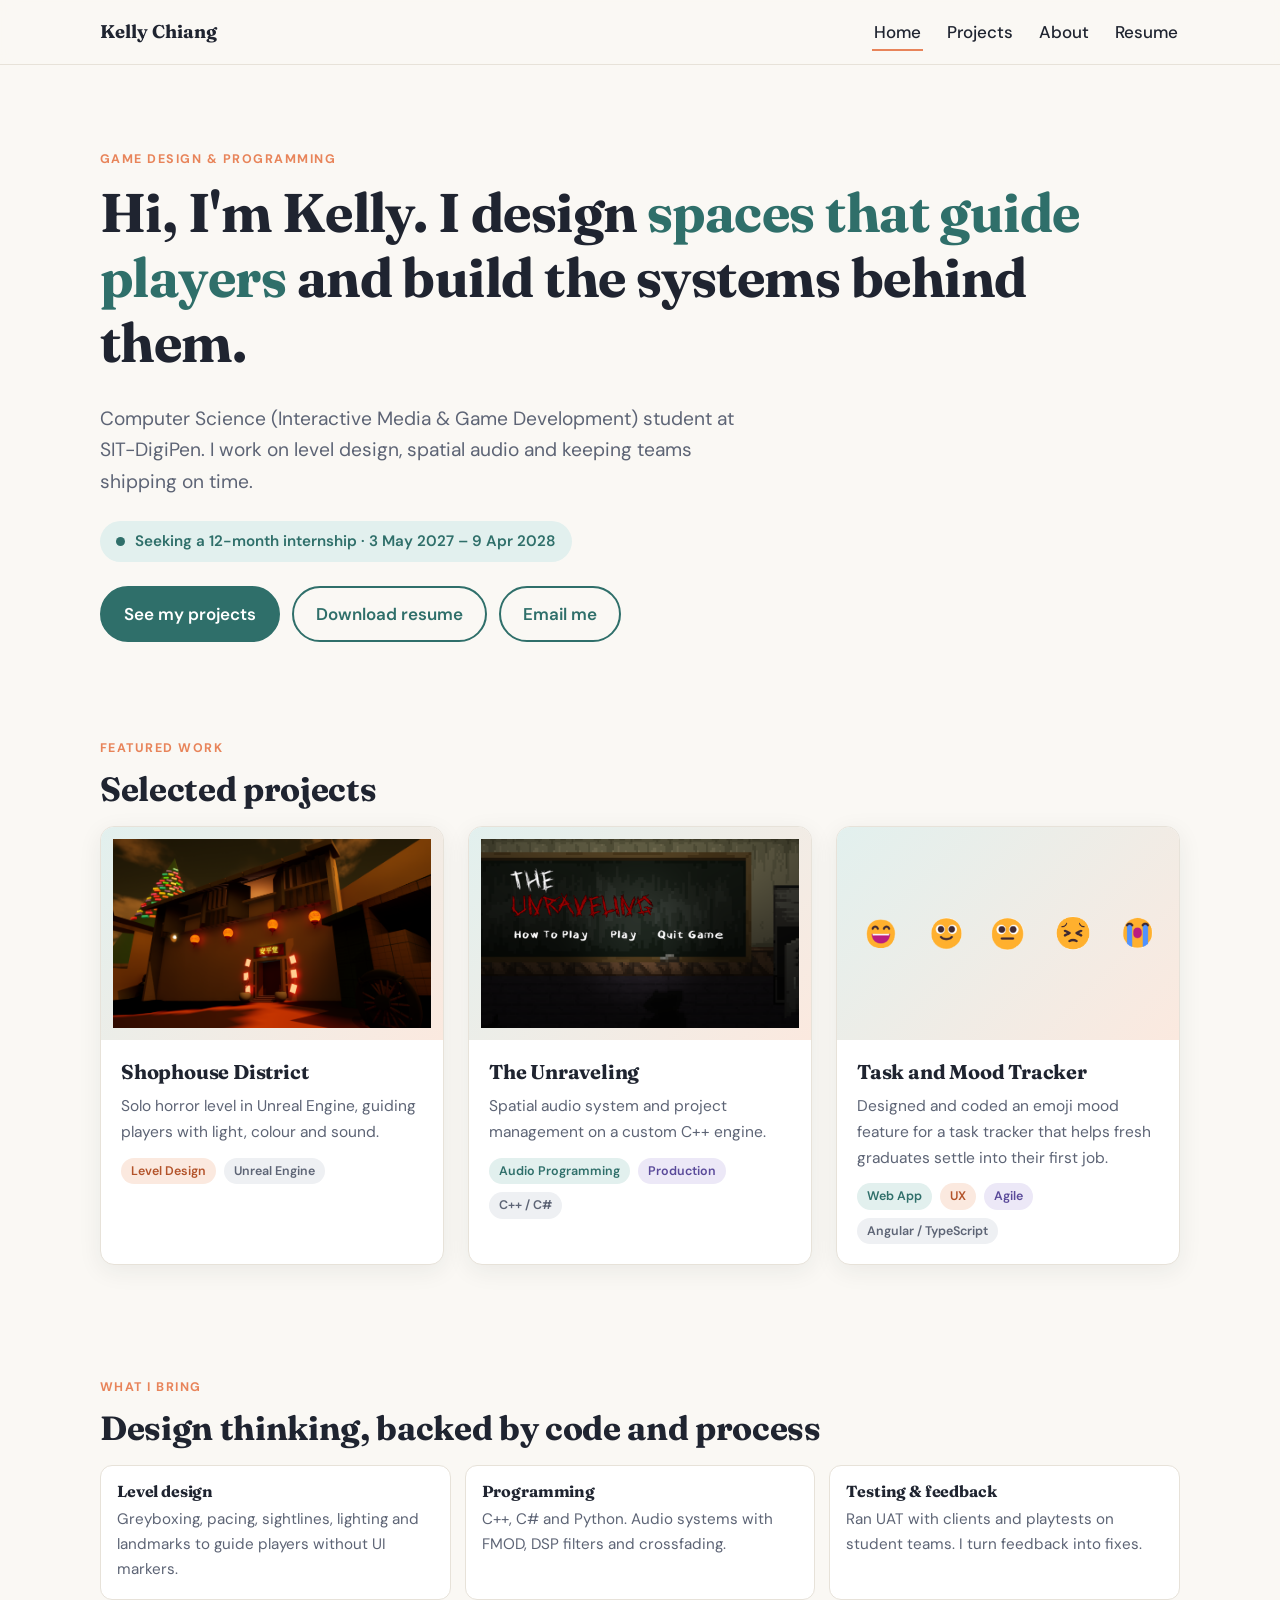
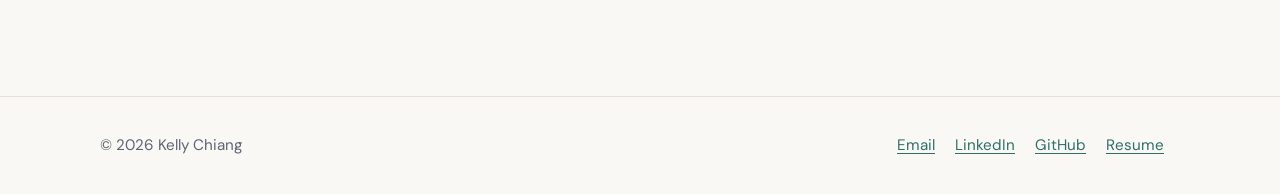
<file: index.html>
<!doctype html>
<html lang="en">
<head>
  <meta charset="utf-8">
  <meta name="viewport" content="width=device-width, initial-scale=1">
  <title>Kelly Chiang | Game Design &amp; Programming</title>
  <meta name="description" content="Portfolio of Kelly Chiang, CS in Interactive Media and Game Development student at SIT-DigiPen. Level design, spatial audio and production.">
  <link rel="preconnect" href="https://fonts.googleapis.com">
  <link rel="preconnect" href="https://fonts.gstatic.com" crossorigin>
  <link href="https://fonts.googleapis.com/css2?family=DM+Sans:wght@400;500;700&family=Fraunces:opsz,wght@9..144,600;9..144,700&display=swap" rel="stylesheet">
  <link rel="stylesheet" href="css/style.css?v=12">
</head>
<body>
  <header class="site-header">
    <div class="wrap nav">
      <a class="brand" href="index.html">Kelly Chiang</a>
      <button class="menu-btn" aria-label="Toggle menu" aria-expanded="false">Menu</button>
      <ul>
        <li><a class="link" href="index.html">Home</a></li>
        <li><a class="link" href="projects.html">Projects</a></li>
        <li><a class="link" href="about.html">About</a></li>
        <li><a class="link" href="resume.pdf" target="_blank" rel="noopener">Resume</a></li>
      </ul>
    </div>
  </header>

  <main>
    <section class="hero">
      <div class="wrap">
        <p class="eyebrow">Game design &amp; programming</p>
        <h1>Hi, I'm Kelly. I design <span>spaces that guide players</span> and build the systems behind them.</h1>
        <p class="lead">Computer Science (Interactive Media &amp; Game Development) student at SIT-DigiPen. I work on level design, spatial audio and keeping teams shipping on time.</p>
        <p class="availability"><span class="dot" aria-hidden="true"></span>Seeking a 12-month internship &middot; 3 May 2027 &ndash; 9 Apr 2028</p>
        <div class="btn-row">
          <a class="btn" href="projects.html">See my projects</a>
          <a class="btn ghost" href="resume.pdf" target="_blank" rel="noopener">Download resume</a>
          <a class="btn ghost" href="mailto:kellychiangyan@gmail.com">Email me</a>
        </div>
      </div>
    </section>

    <section>
      <div class="wrap">
        <p class="eyebrow">Featured work</p>
        <h2>Selected projects</h2>
        <div class="grid">
          <a class="card" href="project-unreal-level.html">
            <div class="thumb"><img src="images/finalscenecomposition1.png" alt="Shophouse District: a temple facade at night with red lanterns and glowing talismans around the doorway" loading="lazy"></div>
            <div class="body">
              <h3>Shophouse District</h3>
              <p>Solo horror level in Unreal Engine, guiding players with light, colour and sound.</p>
              <div class="tags"><span class="tag design">Level Design</span><span class="tag tech">Unreal Engine</span></div>
            </div>
          </a>
          <a class="card" href="project-the-unraveling.html">
            <div class="thumb"><img src="images/theunravelling_menu.png" alt="The Unraveling main menu: the game title written on a classroom chalkboard with How To Play, Play and Quit Game options" loading="lazy"></div>
            <div class="body">
              <h3>The Unraveling</h3>
              <p>Spatial audio system and project management on a custom C++ engine.</p>
              <div class="tags"><span class="tag">Audio Programming</span><span class="tag production">Production</span><span class="tag tech">C++ / C#</span></div>
            </div>
          </a>
          <a class="card" href="project-task-mood-tracker.html">
            <div class="thumb thumb-emojis" aria-hidden="true"><img src="images/mood-1.png" alt=""><img src="images/mood-2.png" alt=""><img src="images/mood-3.png" alt=""><img src="images/mood-4.png" alt=""><img src="images/mood-5.png" alt=""></div>
            <div class="body">
              <h3>Task and Mood Tracker</h3>
              <p>Designed and coded an emoji mood feature for a task tracker that helps fresh graduates settle into their first job.</p>
              <div class="tags"><span class="tag">Web App</span><span class="tag design">UX</span><span class="tag production">Agile</span><span class="tag tech">Angular / TypeScript</span></div>
            </div>
          </a>
        </div>
      </div>
    </section>

    <section>
      <div class="wrap">
        <p class="eyebrow">What I bring</p>
        <h2>Design thinking, backed by code and process</h2>
        <div class="skills">
          <div><h3>Level design</h3><p>Greyboxing, pacing, sightlines, lighting and landmarks to guide players without UI markers.</p></div>
          <div><h3>Programming</h3><p>C++, C# and Python. Audio systems with FMOD, DSP filters and crossfading.</p></div>
          <div><h3>Testing &amp; feedback</h3><p>Ran UAT with clients and playtests on student teams. I turn feedback into fixes.</p></div>
        </div>
      </div>
    </section>
  </main>

  <footer class="site-footer">
    <div class="wrap">
      <div>&copy; <span id="year">2026</span> Kelly Chiang</div>
      <div>
        <a href="mailto:kellychiangyan@gmail.com">Email</a>
        <a href="https://www.linkedin.com/in/kelly-chiang-yan" target="_blank" rel="noopener">LinkedIn</a>
        <a href="https://github.com/kellychiangkaryan" target="_blank" rel="noopener">GitHub</a>
        <a href="resume.pdf" target="_blank" rel="noopener">Resume</a>
      </div>
    </div>
  </footer>
  <script src="js/main.js?v=3"></script>
</body>
</html>
</file>
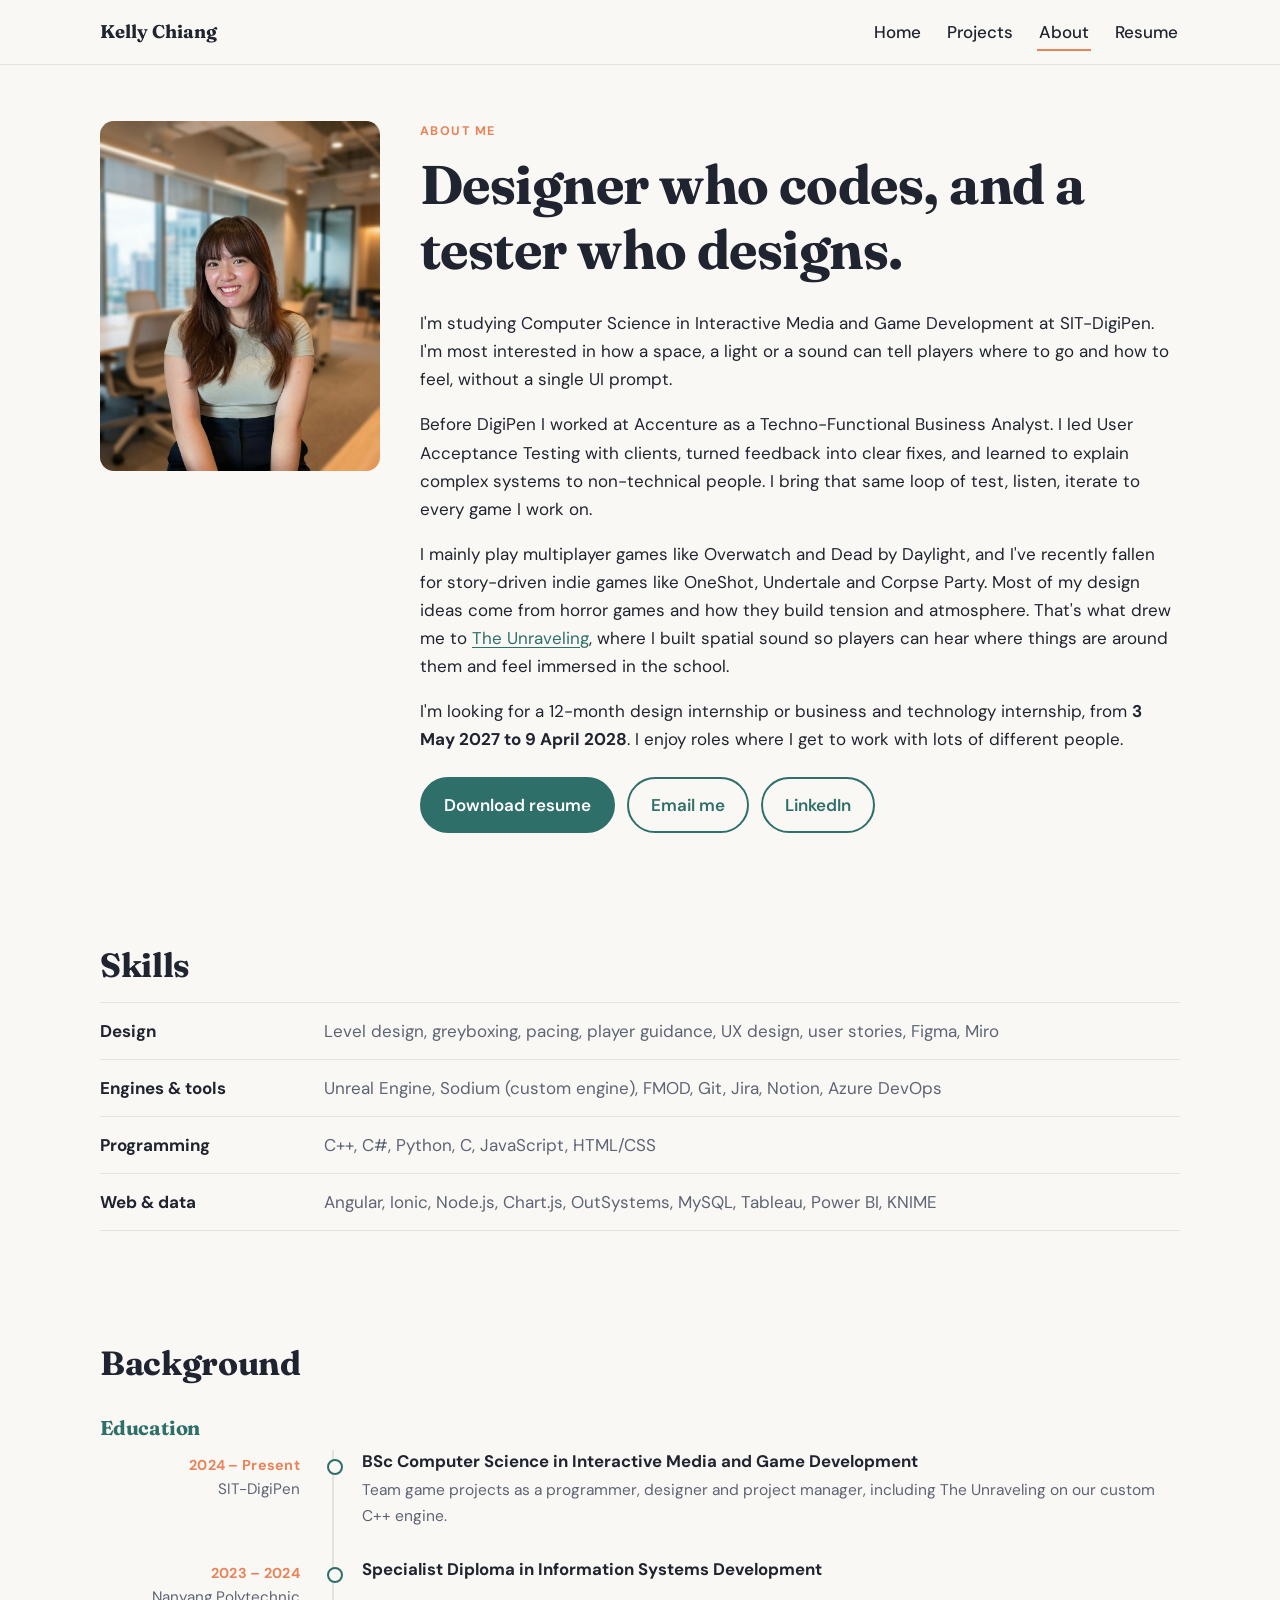
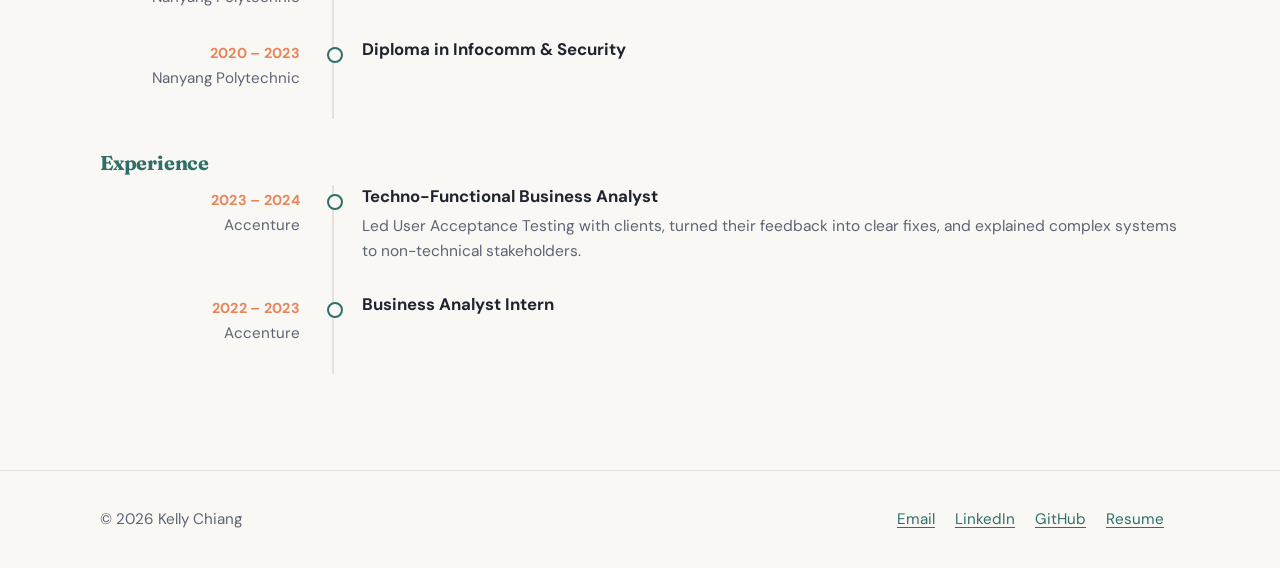
<file: about.html>
<!doctype html>
<html lang="en">
<head>
  <meta charset="utf-8">
  <meta name="viewport" content="width=device-width, initial-scale=1">
  <title>About | Kelly Chiang</title>
  <meta name="description" content="About Kelly Chiang: game development student with a background in business analysis and software testing.">
  <link rel="preconnect" href="https://fonts.googleapis.com">
  <link rel="preconnect" href="https://fonts.gstatic.com" crossorigin>
  <link href="https://fonts.googleapis.com/css2?family=DM+Sans:wght@400;500;700&family=Fraunces:opsz,wght@9..144,600;9..144,700&display=swap" rel="stylesheet">
  <link rel="stylesheet" href="css/style.css?v=12">
</head>
<body>
  <header class="site-header">
    <div class="wrap nav">
      <a class="brand" href="index.html">Kelly Chiang</a>
      <button class="menu-btn" aria-label="Toggle menu" aria-expanded="false">Menu</button>
      <ul>
        <li><a class="link" href="index.html">Home</a></li>
        <li><a class="link" href="projects.html">Projects</a></li>
        <li><a class="link" href="about.html">About</a></li>
        <li><a class="link" href="resume.pdf" target="_blank" rel="noopener">Resume</a></li>
      </ul>
    </div>
  </header>

  <main>
    <section>
      <div class="wrap about-grid">
        <div class="portrait">
          <img src="images/kelly.png" alt="Photo of Kelly Chiang" style="object-position: center top;">
        </div>
        <div>
          <p class="eyebrow">About me</p>
          <h1>Designer who codes, and a tester who designs.</h1>
          <p>I'm studying Computer Science in Interactive Media and Game Development at SIT-DigiPen. I'm most interested in how a space, a light or a sound can tell players where to go and how to feel, without a single UI prompt.</p>
          <p>Before DigiPen I worked at Accenture as a Techno-Functional Business Analyst. I led User Acceptance Testing with clients, turned feedback into clear fixes, and learned to explain complex systems to non-technical people. I bring that same loop of test, listen, iterate to every game I work on.</p>
          <p>I mainly play multiplayer games like Overwatch and Dead by Daylight, and I've recently fallen for story-driven indie games like OneShot, Undertale and Corpse Party. Most of my design ideas come from horror games and how they build tension and atmosphere. That's what drew me to <a href="project-the-unraveling.html">The Unraveling</a>, where I built spatial sound so players can hear where things are around them and feel immersed in the school.</p>
          <p>I'm looking for a 12-month design internship or business and technology internship, from <strong>3 May 2027 to 9 April 2028</strong>. I enjoy roles where I get to work with lots of different people.</p>
          <div class="btn-row">
            <a class="btn" href="resume.pdf" target="_blank" rel="noopener">Download resume</a>
            <a class="btn ghost" href="mailto:kellychiangyan@gmail.com">Email me</a>
            <a class="btn ghost" href="https://www.linkedin.com/in/kelly-chiang-yan" target="_blank" rel="noopener">LinkedIn</a>
          </div>
        </div>
      </div>
    </section>

    <section>
      <div class="wrap">
        <h2>Skills</h2>
        <dl class="skill-list">
          <div><dt>Design</dt><dd>Level design, greyboxing, pacing, player guidance, UX design, user stories, Figma, Miro</dd></div>
          <div><dt>Engines &amp; tools</dt><dd>Unreal Engine, Sodium (custom engine), FMOD, Git, Jira, Notion, Azure DevOps</dd></div>
          <div><dt>Programming</dt><dd>C++, C#, Python, C, JavaScript, HTML/CSS</dd></div>
          <div><dt>Web &amp; data</dt><dd>Angular, Ionic, Node.js, Chart.js, OutSystems, MySQL, Tableau, Power BI, KNIME</dd></div>
        </dl>
      </div>
    </section>

    <section>
      <div class="wrap">
        <h2>Background</h2>

        <h3 class="timeline-heading">Education</h3>
        <ol class="timeline">
          <li>
            <div class="when"><span class="period">2024 &ndash; Present</span><span class="org">SIT-DigiPen</span></div>
            <div class="what">
              <h4>BSc Computer Science in Interactive Media and Game Development</h4>
              <p>Team game projects as a programmer, designer and project manager, including The Unraveling on our custom C++ engine.</p>
            </div>
          </li>
          <li>
            <div class="when"><span class="period">2023 &ndash; 2024</span><span class="org">Nanyang Polytechnic</span></div>
            <div class="what">
              <h4>Specialist Diploma in Information Systems Development</h4>
            </div>
          </li>
          <li>
            <div class="when"><span class="period">2020 &ndash; 2023</span><span class="org">Nanyang Polytechnic</span></div>
            <div class="what">
              <h4>Diploma in Infocomm &amp; Security</h4>
            </div>
          </li>
        </ol>

        <h3 class="timeline-heading">Experience</h3>
        <ol class="timeline">
          <li>
            <div class="when"><span class="period">2023 &ndash; 2024</span><span class="org">Accenture</span></div>
            <div class="what">
              <h4>Techno-Functional Business Analyst</h4>
              <p>Led User Acceptance Testing with clients, turned their feedback into clear fixes, and explained complex systems to non-technical stakeholders.</p>
            </div>
          </li>
          <li>
            <div class="when"><span class="period">2022 &ndash; 2023</span><span class="org">Accenture</span></div>
            <div class="what">
              <h4>Business Analyst Intern</h4>
            </div>
          </li>
        </ol>
      </div>
    </section>
  </main>

  <footer class="site-footer">
    <div class="wrap">
      <div>&copy; <span id="year">2026</span> Kelly Chiang</div>
      <div>
        <a href="mailto:kellychiangyan@gmail.com">Email</a>
        <a href="https://www.linkedin.com/in/kelly-chiang-yan" target="_blank" rel="noopener">LinkedIn</a>
        <a href="https://github.com/kellychiangkaryan" target="_blank" rel="noopener">GitHub</a>
        <a href="resume.pdf" target="_blank" rel="noopener">Resume</a>
      </div>
    </div>
  </footer>
  <script src="js/main.js?v=3"></script>
</body>
</html>
</file>
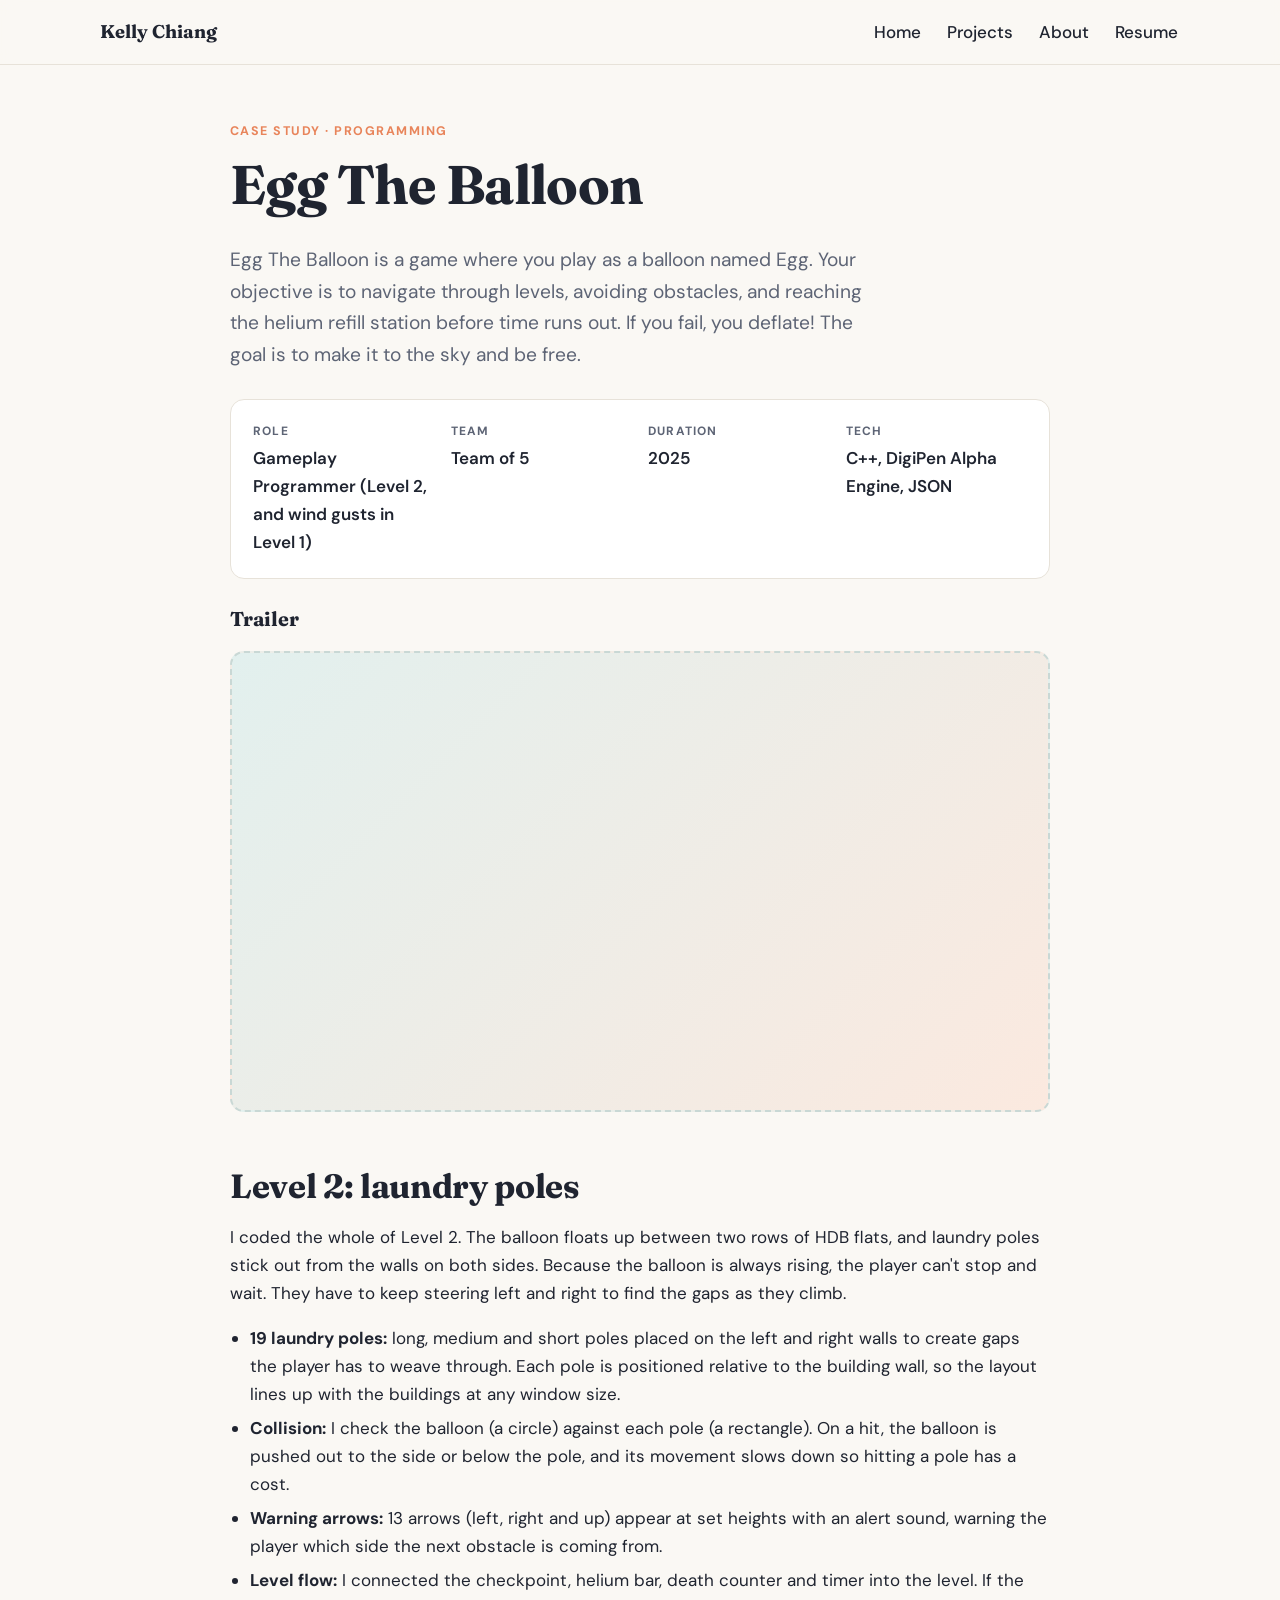
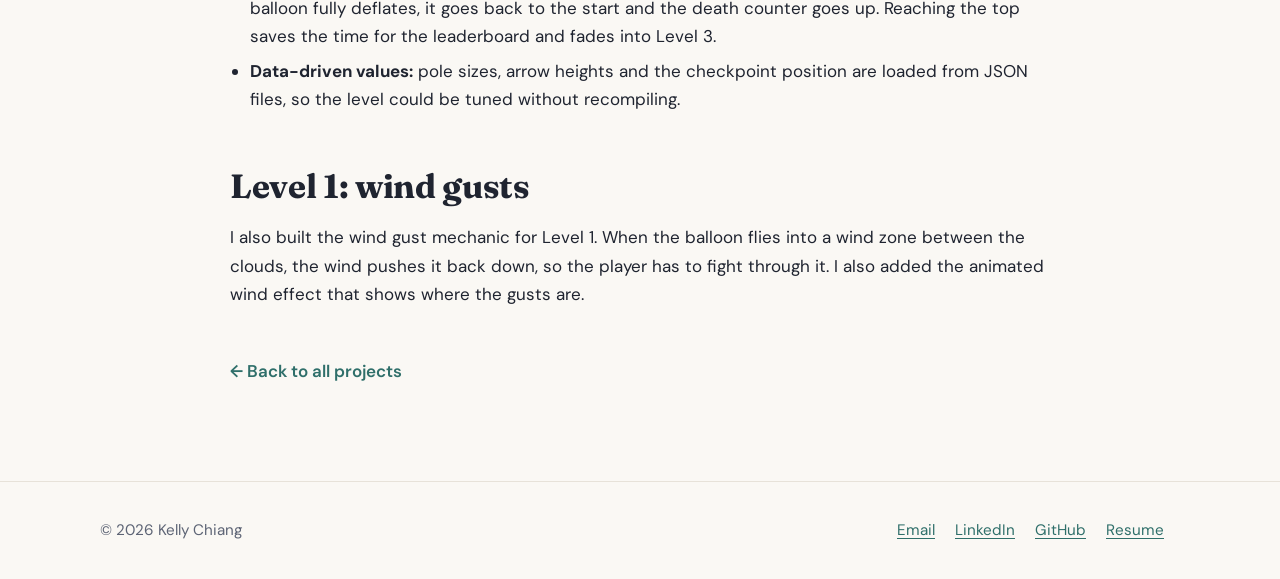
<file: project-balloon.html>
<!doctype html>
<html lang="en">
<head>
  <meta charset="utf-8">
  <meta name="viewport" content="width=device-width, initial-scale=1">
  <title>Egg The Balloon | Kelly Chiang</title>
  <meta name="description" content="Case study: coding Level 2 and the Level 1 wind gusts for Egg The Balloon.">
  <link rel="preconnect" href="https://fonts.googleapis.com">
  <link rel="preconnect" href="https://fonts.gstatic.com" crossorigin>
  <link href="https://fonts.googleapis.com/css2?family=DM+Sans:wght@400;500;700&family=Fraunces:opsz,wght@9..144,600;9..144,700&display=swap" rel="stylesheet">
  <link rel="stylesheet" href="css/style.css?v=12">
</head>
<body>
  <header class="site-header">
    <div class="wrap nav">
      <a class="brand" href="index.html">Kelly Chiang</a>
      <button class="menu-btn" aria-label="Toggle menu" aria-expanded="false">Menu</button>
      <ul>
        <li><a class="link" href="index.html">Home</a></li>
        <li><a class="link" href="projects.html">Projects</a></li>
        <li><a class="link" href="about.html">About</a></li>
        <li><a class="link" href="resume.pdf" target="_blank" rel="noopener">Resume</a></li>
      </ul>
    </div>
  </header>

  <main>
    <section class="case">
      <div class="wrap" style="max-width: 820px;">
        <p class="eyebrow">Case study &middot; Programming</p>
        <h1>Egg The Balloon</h1>
        <p class="lead">Egg The Balloon is a game where you play as a balloon named Egg. Your objective is to navigate through levels, avoiding obstacles, and reaching the helium refill station before time runs out. If you fail, you deflate! The goal is to make it to the sky and be free.</p>

        <dl class="meta-box">
          <div><dt>Role</dt><dd>Gameplay Programmer (Level 2, and wind gusts in Level 1)</dd></div>
          <div><dt>Team</dt><dd>Team of 5</dd></div>
          <div><dt>Duration</dt><dd>2025</dd></div>
          <div><dt>Tech</dt><dd>C++, DigiPen Alpha Engine, JSON</dd></div>
        </dl>

        <h3>Trailer</h3>
        <div class="media video"><iframe src="https://www.youtube.com/embed/vez6sf7QVjM" title="Egg The Balloon trailer" allowfullscreen></iframe></div>

        <h2>Level 2: laundry poles</h2>
        <p>I coded the whole of Level 2. The balloon floats up between two rows of HDB flats, and laundry poles stick out from the walls on both sides. Because the balloon is always rising, the player can't stop and wait. They have to keep steering left and right to find the gaps as they climb.</p>
        <ul>
          <li><strong>19 laundry poles:</strong> long, medium and short poles placed on the left and right walls to create gaps the player has to weave through. Each pole is positioned relative to the building wall, so the layout lines up with the buildings at any window size.</li>
          <li><strong>Collision:</strong> I check the balloon (a circle) against each pole (a rectangle). On a hit, the balloon is pushed out to the side or below the pole, and its movement slows down so hitting a pole has a cost.</li>
          <li><strong>Warning arrows:</strong> 13 arrows (left, right and up) appear at set heights with an alert sound, warning the player which side the next obstacle is coming from.</li>
          <li><strong>Level flow:</strong> I connected the checkpoint, helium bar, death counter and timer into the level. If the balloon fully deflates, it goes back to the start and the death counter goes up. Reaching the top saves the time for the leaderboard and fades into Level 3.</li>
          <li><strong>Data-driven values:</strong> pole sizes, arrow heights and the checkpoint position are loaded from JSON files, so the level could be tuned without recompiling.</li>
        </ul>

        <h2>Level 1: wind gusts</h2>
        <p>I also built the wind gust mechanic for Level 1. When the balloon flies into a wind zone between the clouds, the wind pushes it back down, so the player has to fight through it. I also added the animated wind effect that shows where the gusts are.</p>

        <a class="back" href="projects.html">&larr; Back to all projects</a>
      </div>
    </section>
  </main>

  <footer class="site-footer">
    <div class="wrap">
      <div>&copy; <span id="year">2026</span> Kelly Chiang</div>
      <div>
        <a href="mailto:kellychiangyan@gmail.com">Email</a>
        <a href="https://www.linkedin.com/in/kelly-chiang-yan" target="_blank" rel="noopener">LinkedIn</a>
        <a href="https://github.com/kellychiangkaryan" target="_blank" rel="noopener">GitHub</a>
        <a href="resume.pdf" target="_blank" rel="noopener">Resume</a>
      </div>
    </div>
  </footer>
  <script src="js/main.js?v=3"></script>
</body>
</html>
</file>
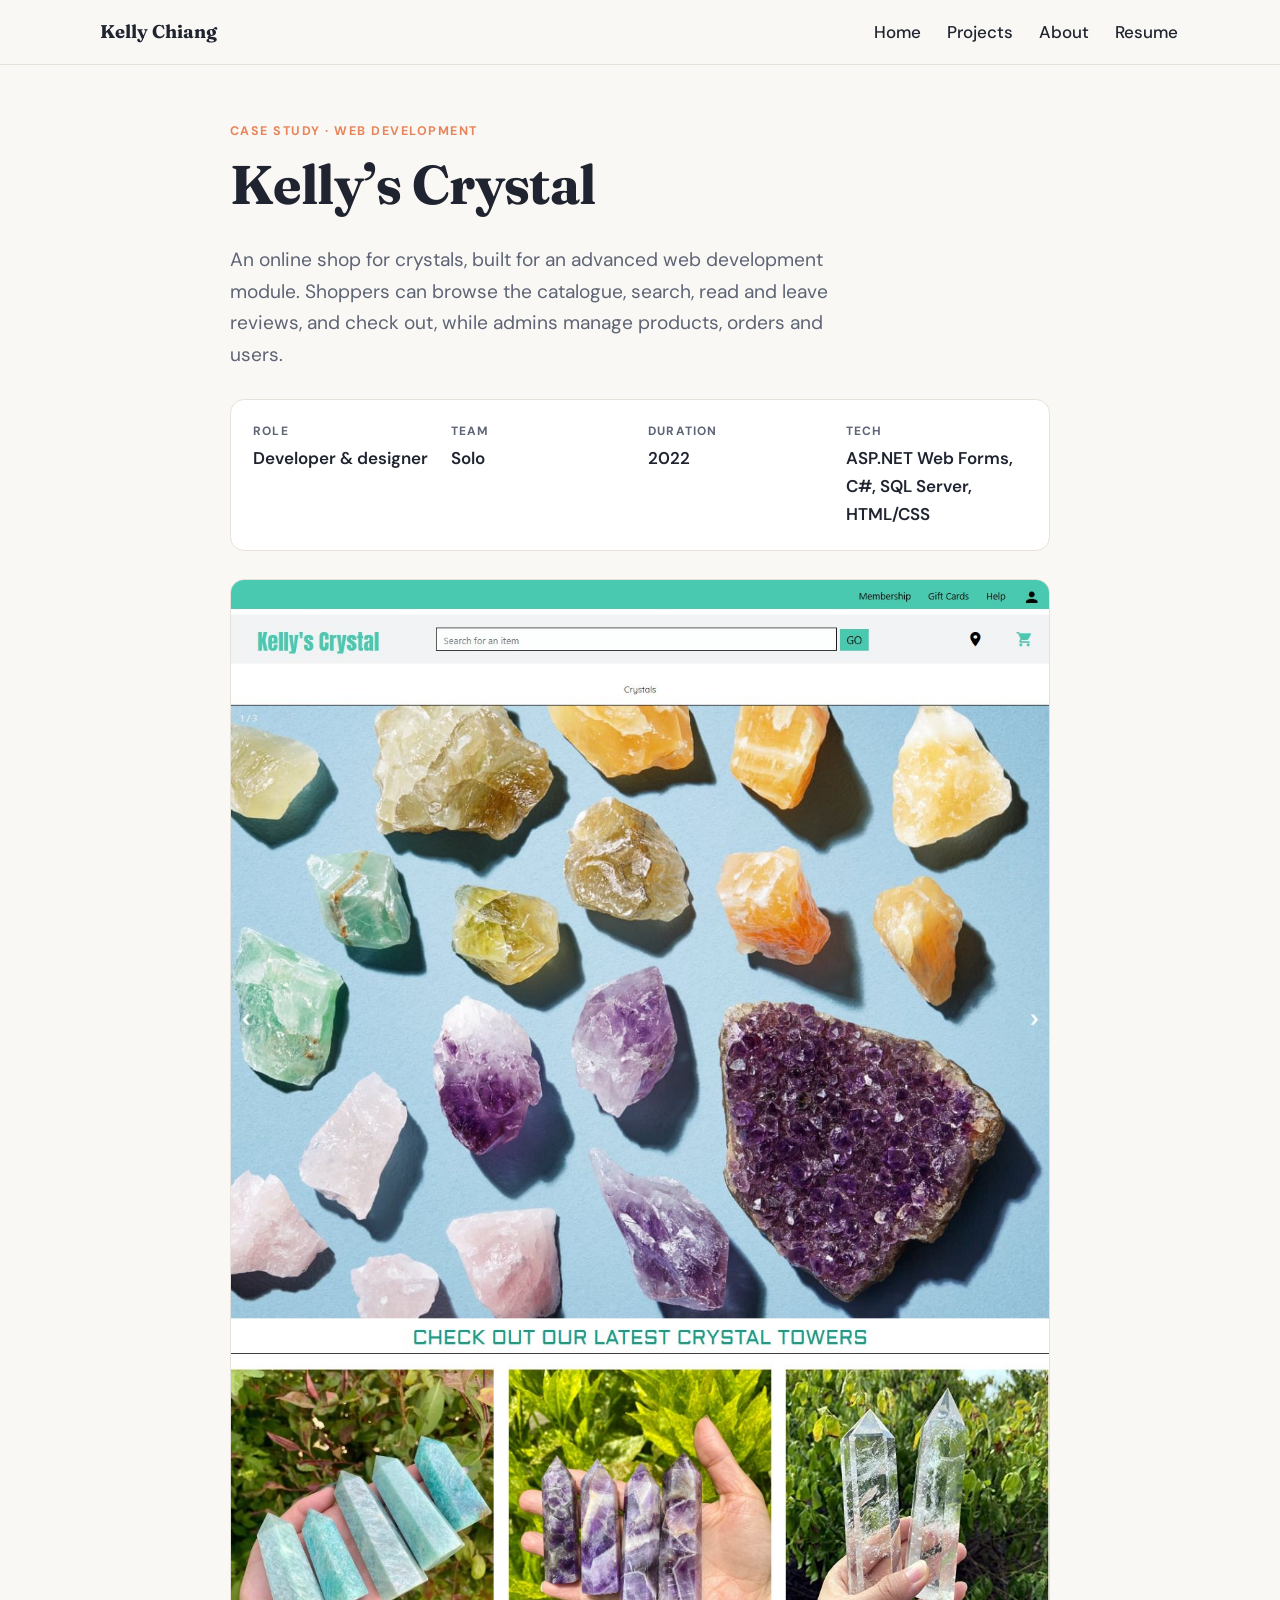
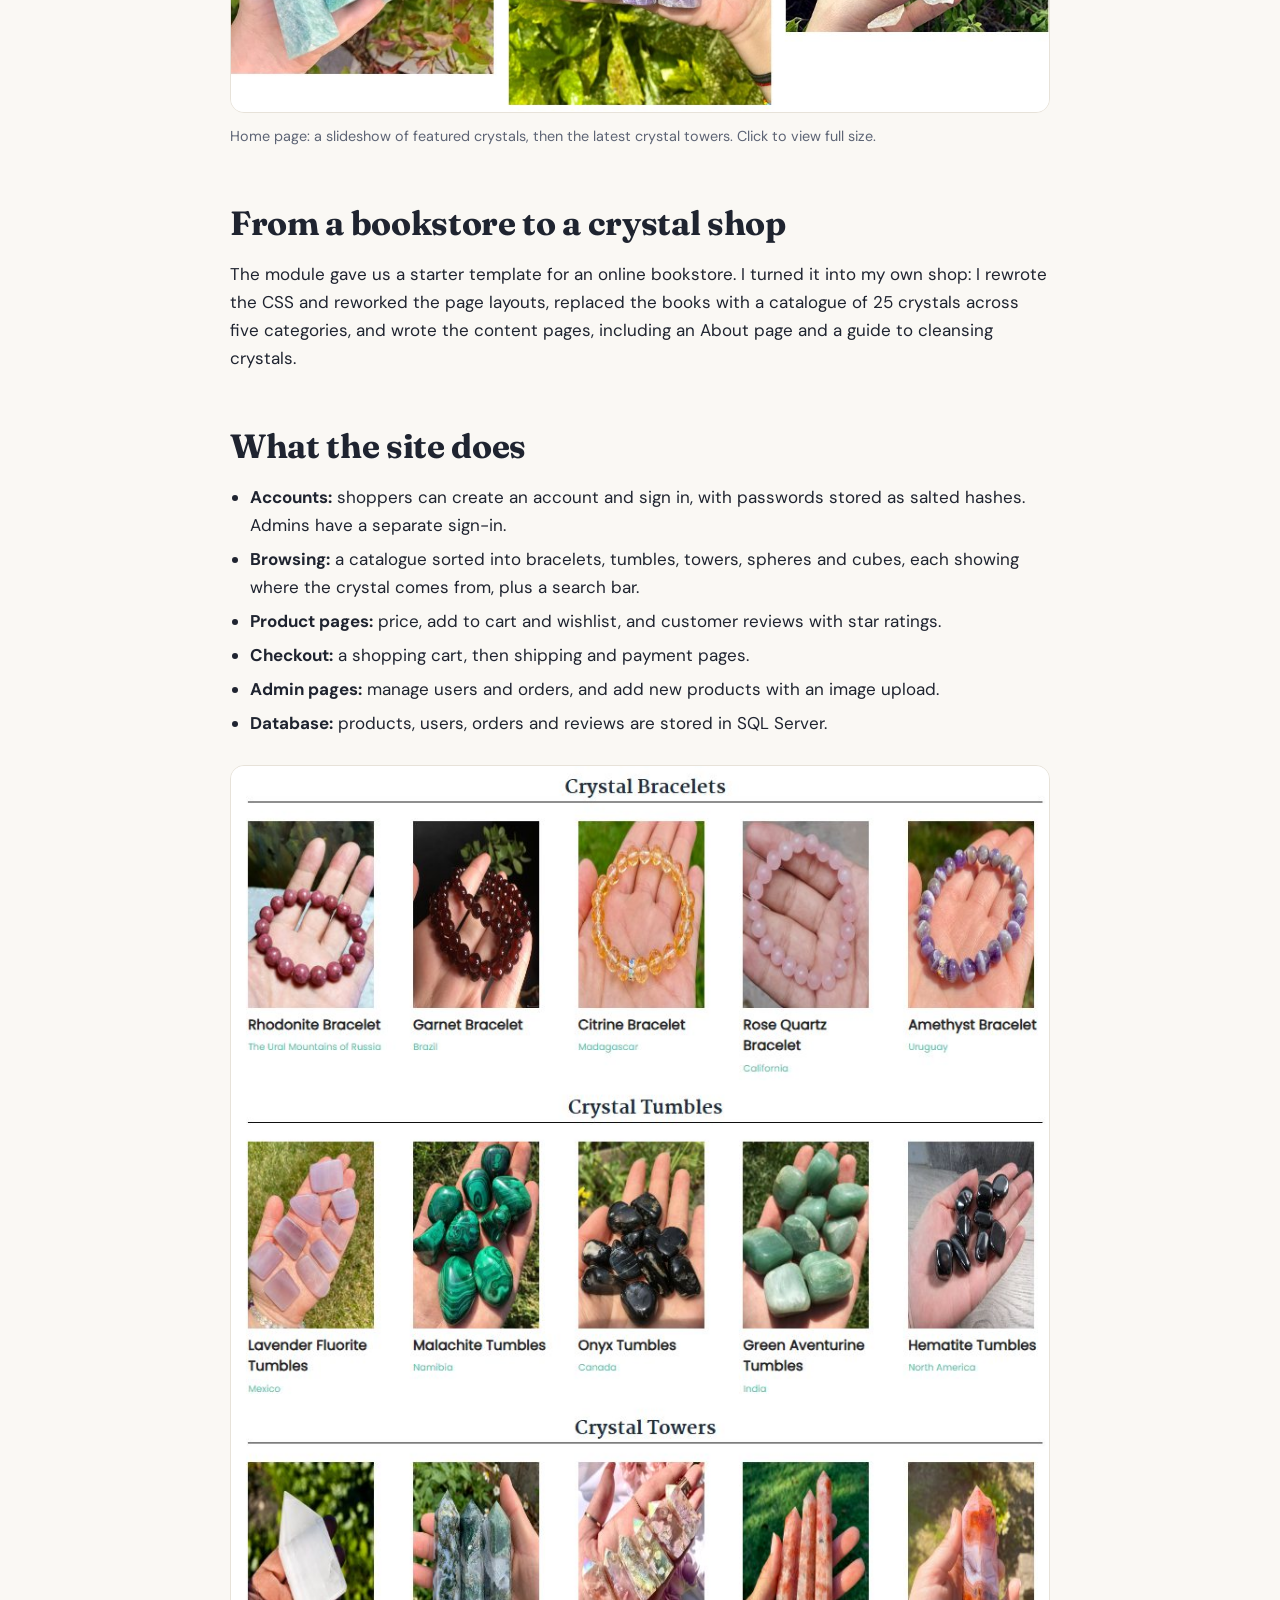
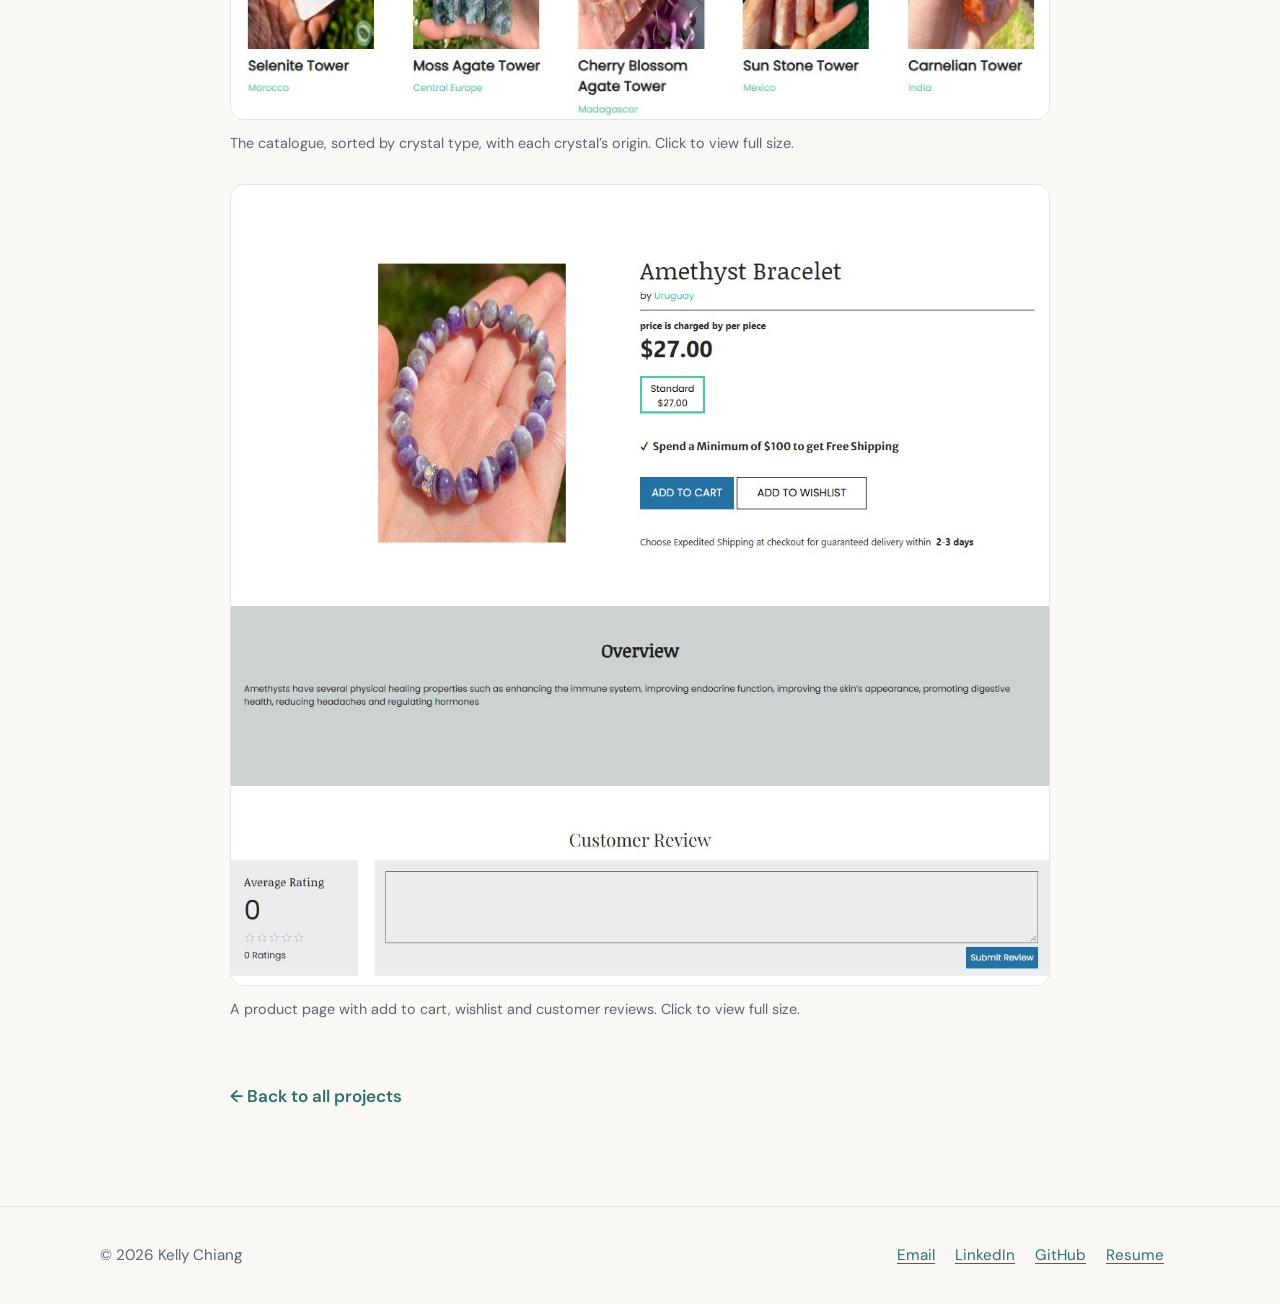
<file: project-kellys-crystal.html>
<!doctype html>
<html lang="en">
<head>
  <meta charset="utf-8">
  <meta name="viewport" content="width=device-width, initial-scale=1">
  <title>Kelly's Crystal | Kelly Chiang</title>
  <meta name="description" content="Case study: Kelly's Crystal, an online crystal shop built with ASP.NET, C# and SQL Server.">
  <link rel="preconnect" href="https://fonts.googleapis.com">
  <link rel="preconnect" href="https://fonts.gstatic.com" crossorigin>
  <link href="https://fonts.googleapis.com/css2?family=DM+Sans:wght@400;500;700&family=Fraunces:opsz,wght@9..144,600;9..144,700&display=swap" rel="stylesheet">
  <link rel="stylesheet" href="css/style.css?v=12">
</head>
<body>
  <header class="site-header">
    <div class="wrap nav">
      <a class="brand" href="index.html">Kelly Chiang</a>
      <button class="menu-btn" aria-label="Toggle menu" aria-expanded="false">Menu</button>
      <ul>
        <li><a class="link" href="index.html">Home</a></li>
        <li><a class="link" href="projects.html">Projects</a></li>
        <li><a class="link" href="about.html">About</a></li>
        <li><a class="link" href="resume.pdf" target="_blank" rel="noopener">Resume</a></li>
      </ul>
    </div>
  </header>

  <main>
    <section class="case">
      <div class="wrap" style="max-width: 820px;">
        <p class="eyebrow">Case study &middot; Web development</p>
        <h1>Kelly&rsquo;s Crystal</h1>
        <p class="lead">An online shop for crystals, built for an advanced web development module. Shoppers can browse the catalogue, search, read and leave reviews, and check out, while admins manage products, orders and users.</p>

        <dl class="meta-box">
          <div><dt>Role</dt><dd>Developer &amp; designer</dd></div>
          <div><dt>Team</dt><dd>Solo</dd></div>
          <div><dt>Duration</dt><dd>2022</dd></div>
          <div><dt>Tech</dt><dd>ASP.NET Web Forms, C#, SQL Server, HTML/CSS</dd></div>
        </dl>

        <figure>
          <a href="images/crystal-home.jpg" target="_blank" rel="noopener"><img src="images/crystal-home.jpg" alt="Kelly's Crystal home page with a crystal slideshow and a row of crystal towers" class="shot"></a>
          <figcaption>Home page: a slideshow of featured crystals, then the latest crystal towers. Click to view full size.</figcaption>
        </figure>

        <h2>From a bookstore to a crystal shop</h2>
        <p>The module gave us a starter template for an online bookstore. I turned it into my own shop: I rewrote the CSS and reworked the page layouts, replaced the books with a catalogue of 25 crystals across five categories, and wrote the content pages, including an About page and a guide to cleansing crystals.</p>

        <h2>What the site does</h2>
        <ul>
          <li><strong>Accounts:</strong> shoppers can create an account and sign in, with passwords stored as salted hashes. Admins have a separate sign-in.</li>
          <li><strong>Browsing:</strong> a catalogue sorted into bracelets, tumbles, towers, spheres and cubes, each showing where the crystal comes from, plus a search bar.</li>
          <li><strong>Product pages:</strong> price, add to cart and wishlist, and customer reviews with star ratings.</li>
          <li><strong>Checkout:</strong> a shopping cart, then shipping and payment pages.</li>
          <li><strong>Admin pages:</strong> manage users and orders, and add new products with an image upload.</li>
          <li><strong>Database:</strong> products, users, orders and reviews are stored in SQL Server.</li>
        </ul>

        <figure>
          <a href="images/crystal-catalogue.jpg" target="_blank" rel="noopener"><img src="images/crystal-catalogue.jpg" alt="Catalogue of crystal bracelets, tumbles and towers with their places of origin" loading="lazy" class="shot"></a>
          <figcaption>The catalogue, sorted by crystal type, with each crystal&rsquo;s origin. Click to view full size.</figcaption>
        </figure>

        <figure>
          <a href="images/crystal-product.jpg" target="_blank" rel="noopener"><img src="images/crystal-product.jpg" alt="Amethyst Bracelet product page with price, add to cart and wishlist buttons, and a customer review section" loading="lazy" class="shot"></a>
          <figcaption>A product page with add to cart, wishlist and customer reviews. Click to view full size.</figcaption>
        </figure>

        <a class="back" href="projects.html">&larr; Back to all projects</a>
      </div>
    </section>
  </main>

  <footer class="site-footer">
    <div class="wrap">
      <div>&copy; <span id="year">2026</span> Kelly Chiang</div>
      <div>
        <a href="mailto:kellychiangyan@gmail.com">Email</a>
        <a href="https://www.linkedin.com/in/kelly-chiang-yan" target="_blank" rel="noopener">LinkedIn</a>
        <a href="https://github.com/kellychiangkaryan" target="_blank" rel="noopener">GitHub</a>
        <a href="resume.pdf" target="_blank" rel="noopener">Resume</a>
      </div>
    </div>
  </footer>
  <script src="js/main.js?v=3"></script>
</body>
</html>
</file>
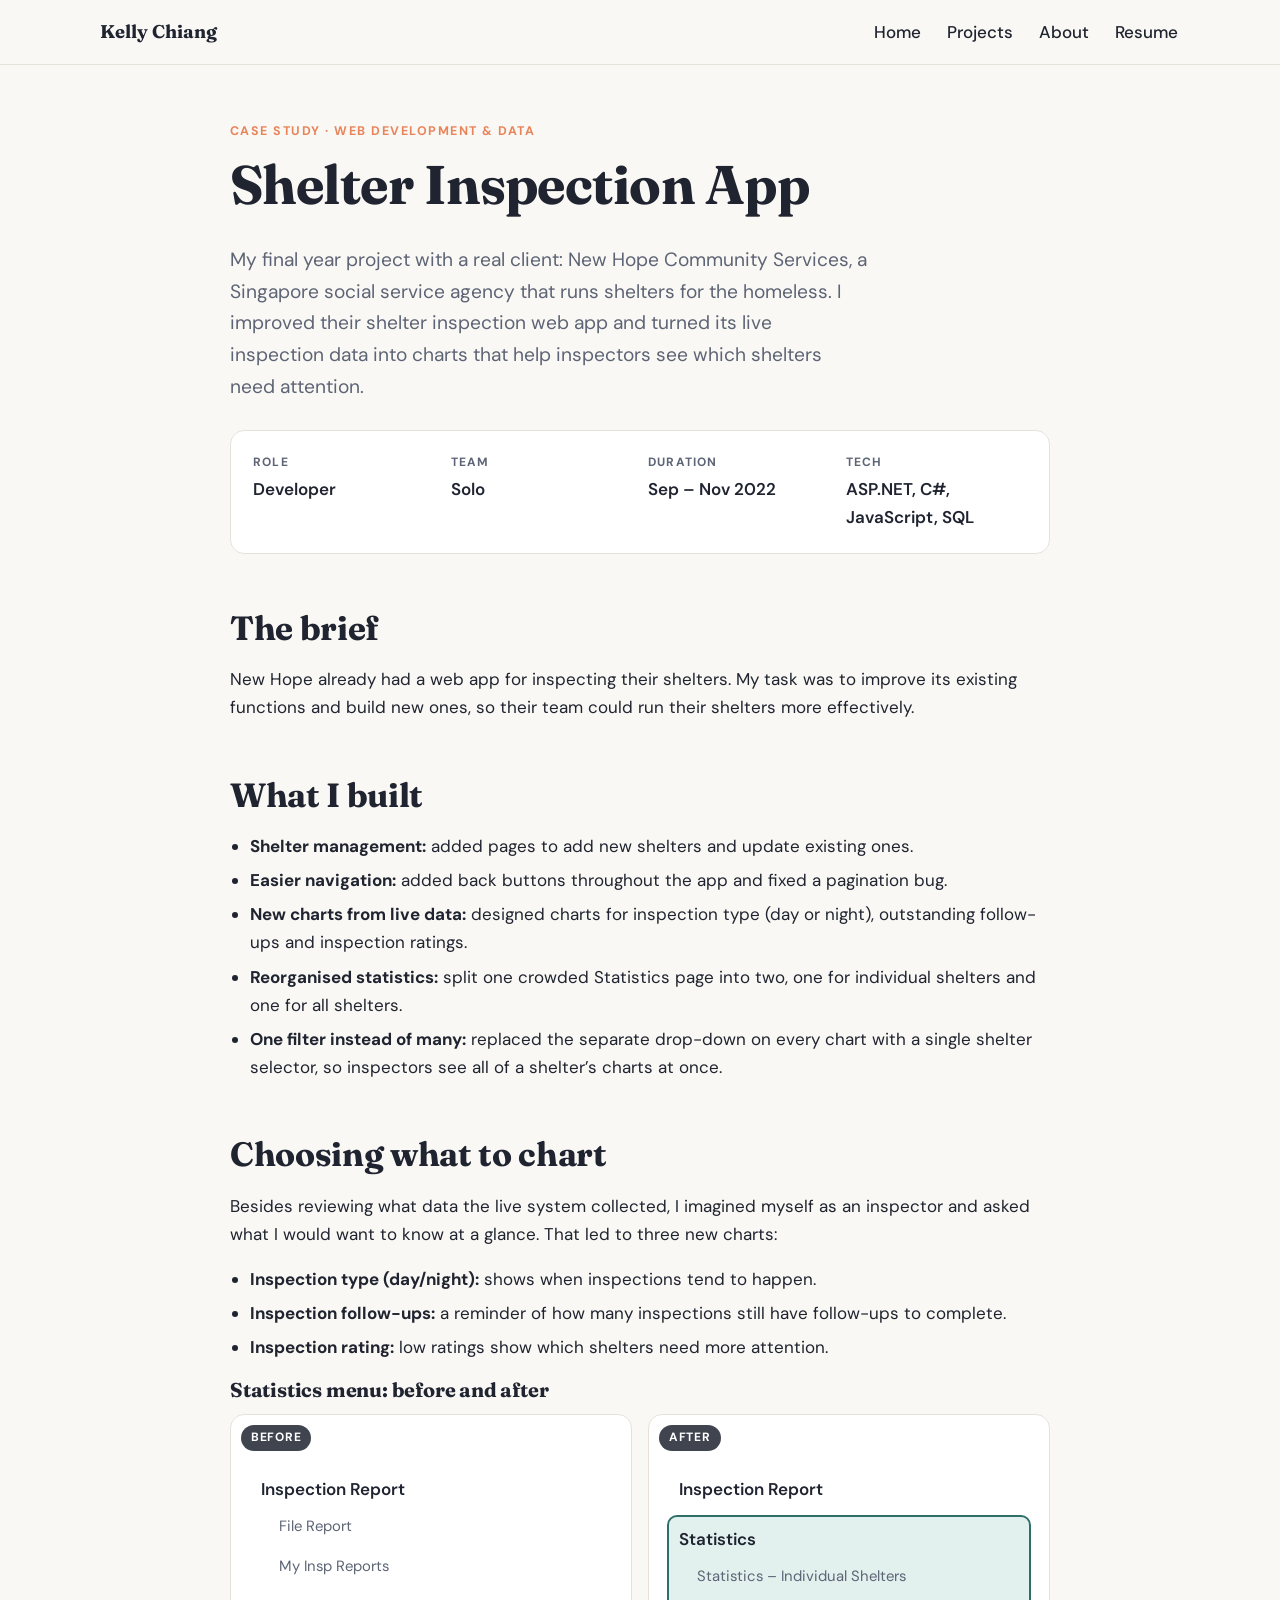
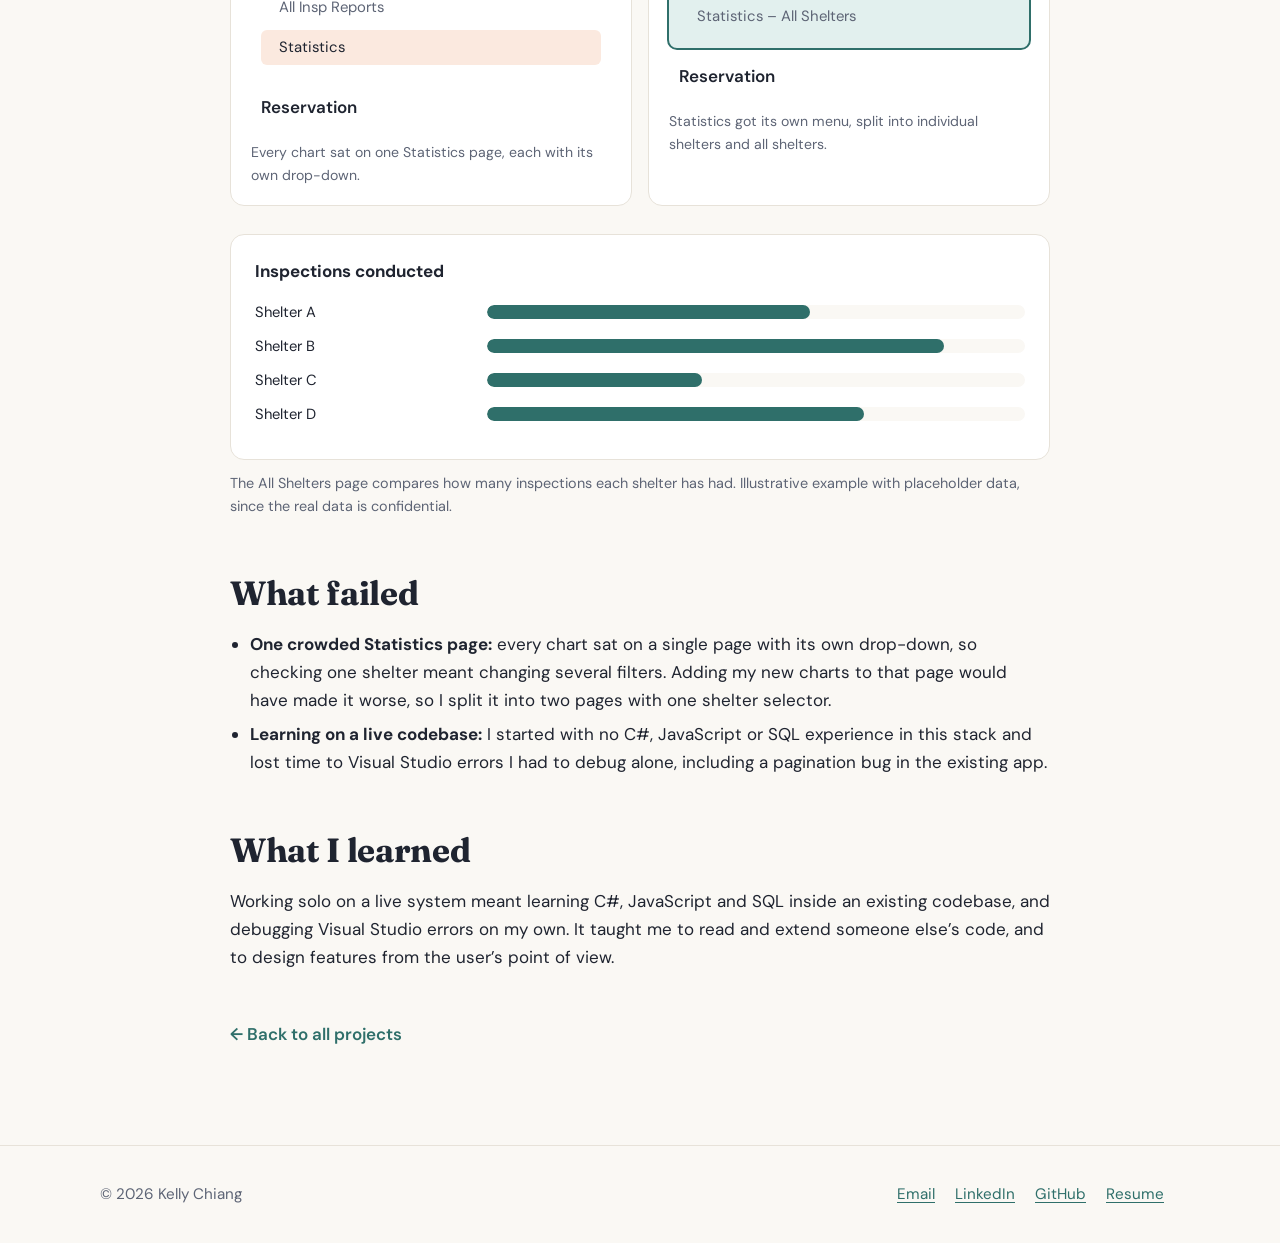
<file: project-shelter-inspection.html>
<!doctype html>
<html lang="en">
<head>
  <meta charset="utf-8">
  <meta name="viewport" content="width=device-width, initial-scale=1">
  <title>Shelter Inspection App | Kelly Chiang</title>
  <meta name="description" content="Case study: new features and live-data charts for a shelter inspection web app, built for New Hope Community Services.">
  <link rel="preconnect" href="https://fonts.googleapis.com">
  <link rel="preconnect" href="https://fonts.gstatic.com" crossorigin>
  <link href="https://fonts.googleapis.com/css2?family=DM+Sans:wght@400;500;700&family=Fraunces:opsz,wght@9..144,600;9..144,700&display=swap" rel="stylesheet">
  <link rel="stylesheet" href="css/style.css?v=12">
</head>
<body>
  <header class="site-header">
    <div class="wrap nav">
      <a class="brand" href="index.html">Kelly Chiang</a>
      <button class="menu-btn" aria-label="Toggle menu" aria-expanded="false">Menu</button>
      <ul>
        <li><a class="link" href="index.html">Home</a></li>
        <li><a class="link" href="projects.html">Projects</a></li>
        <li><a class="link" href="about.html">About</a></li>
        <li><a class="link" href="resume.pdf" target="_blank" rel="noopener">Resume</a></li>
      </ul>
    </div>
  </header>

  <main>
    <section class="case">
      <div class="wrap" style="max-width: 820px;">
        <p class="eyebrow">Case study &middot; Web development &amp; data</p>
        <h1>Shelter Inspection App</h1>
        <p class="lead">My final year project with a real client: New Hope Community Services, a Singapore social service agency that runs shelters for the homeless. I improved their shelter inspection web app and turned its live inspection data into charts that help inspectors see which shelters need attention.</p>

        <dl class="meta-box">
          <div><dt>Role</dt><dd>Developer</dd></div>
          <div><dt>Team</dt><dd>Solo</dd></div>
          <div><dt>Duration</dt><dd>Sep &ndash; Nov 2022</dd></div>
          <div><dt>Tech</dt><dd>ASP.NET, C#, JavaScript, SQL</dd></div>
        </dl>

        <h2>The brief</h2>
        <p>New Hope already had a web app for inspecting their shelters. My task was to improve its existing functions and build new ones, so their team could run their shelters more effectively.</p>

        <h2>What I built</h2>
        <ul>
          <li><strong>Shelter management:</strong> added pages to add new shelters and update existing ones.</li>
          <li><strong>Easier navigation:</strong> added back buttons throughout the app and fixed a pagination bug.</li>
          <li><strong>New charts from live data:</strong> designed charts for inspection type (day or night), outstanding follow-ups and inspection ratings.</li>
          <li><strong>Reorganised statistics:</strong> split one crowded Statistics page into two, one for individual shelters and one for all shelters.</li>
          <li><strong>One filter instead of many:</strong> replaced the separate drop-down on every chart with a single shelter selector, so inspectors see all of a shelter&rsquo;s charts at once.</li>
        </ul>

        <h2>Choosing what to chart</h2>
        <p>Besides reviewing what data the live system collected, I imagined myself as an inspector and asked what I would want to know at a glance. That led to three new charts:</p>
        <ul>
          <li><strong>Inspection type (day/night):</strong> shows when inspections tend to happen.</li>
          <li><strong>Inspection follow-ups:</strong> a reminder of how many inspections still have follow-ups to complete.</li>
          <li><strong>Inspection rating:</strong> low ratings show which shelters need more attention.</li>
        </ul>

        <h3>Statistics menu: before and after</h3>
        <div class="nav-compare">
          <div class="nav-mock">
            <span class="tag-label">Before</span>
            <ul>
              <li>Inspection Report
                <ul><li>File Report</li><li>My Insp Reports</li><li>All Insp Reports</li><li class="hl">Statistics</li></ul>
              </li>
              <li>Reservation</li>
            </ul>
            <p class="nav-mock-note">Every chart sat on one Statistics page, each with its own drop-down.</p>
          </div>
          <div class="nav-mock">
            <span class="tag-label">After</span>
            <ul>
              <li>Inspection Report</li>
              <li class="hl-box">Statistics
                <ul><li>Statistics &ndash; Individual Shelters</li><li>Statistics &ndash; All Shelters</li></ul>
              </li>
              <li>Reservation</li>
            </ul>
            <p class="nav-mock-note">Statistics got its own menu, split into individual shelters and all shelters.</p>
          </div>
        </div>

        <figure>
          <div class="hbar-chart no-values" role="img" aria-label="Example bar chart comparing the number of inspections across four shelters">
            <p class="hbar-title">Inspections conducted</p>
            <div class="hbar"><span class="hbar-label">Shelter A</span><span class="hbar-track"><span class="hbar-fill" style="width:60%"></span></span></div>
            <div class="hbar"><span class="hbar-label">Shelter B</span><span class="hbar-track"><span class="hbar-fill" style="width:85%"></span></span></div>
            <div class="hbar"><span class="hbar-label">Shelter C</span><span class="hbar-track"><span class="hbar-fill" style="width:40%"></span></span></div>
            <div class="hbar"><span class="hbar-label">Shelter D</span><span class="hbar-track"><span class="hbar-fill" style="width:70%"></span></span></div>
          </div>
          <figcaption>The All Shelters page compares how many inspections each shelter has had. Illustrative example with placeholder data, since the real data is confidential.</figcaption>
        </figure>

        <h2>What failed</h2>
        <ul>
          <li><strong>One crowded Statistics page:</strong> every chart sat on a single page with its own drop-down, so checking one shelter meant changing several filters. Adding my new charts to that page would have made it worse, so I split it into two pages with one shelter selector.</li>
          <li><strong>Learning on a live codebase:</strong> I started with no C#, JavaScript or SQL experience in this stack and lost time to Visual Studio errors I had to debug alone, including a pagination bug in the existing app.</li>
        </ul>

        <h2>What I learned</h2>
        <p>Working solo on a live system meant learning C#, JavaScript and SQL inside an existing codebase, and debugging Visual Studio errors on my own. It taught me to read and extend someone else&rsquo;s code, and to design features from the user&rsquo;s point of view.</p>

        <a class="back" href="projects.html">&larr; Back to all projects</a>
      </div>
    </section>
  </main>

  <footer class="site-footer">
    <div class="wrap">
      <div>&copy; <span id="year">2026</span> Kelly Chiang</div>
      <div>
        <a href="mailto:kellychiangyan@gmail.com">Email</a>
        <a href="https://www.linkedin.com/in/kelly-chiang-yan" target="_blank" rel="noopener">LinkedIn</a>
        <a href="https://github.com/kellychiangkaryan" target="_blank" rel="noopener">GitHub</a>
        <a href="resume.pdf" target="_blank" rel="noopener">Resume</a>
      </div>
    </div>
  </footer>
  <script src="js/main.js?v=3"></script>
</body>
</html>
</file>
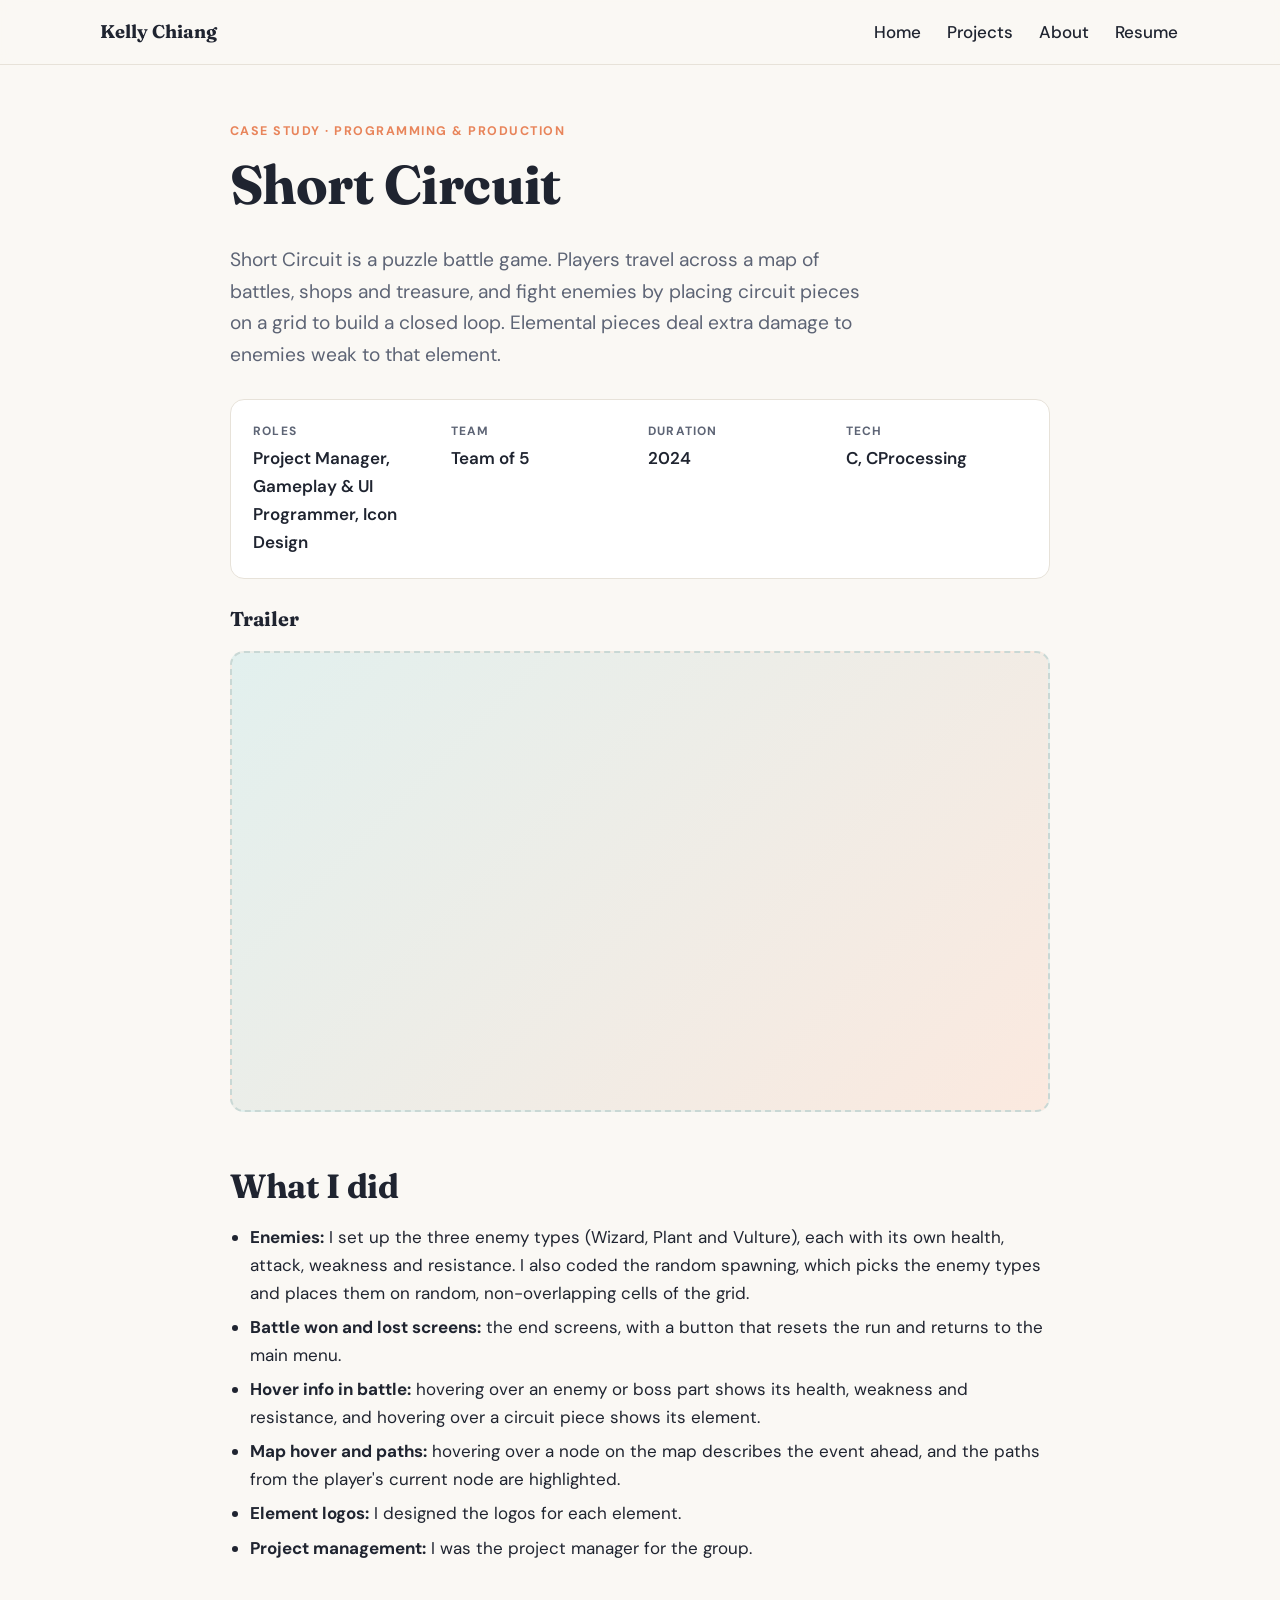
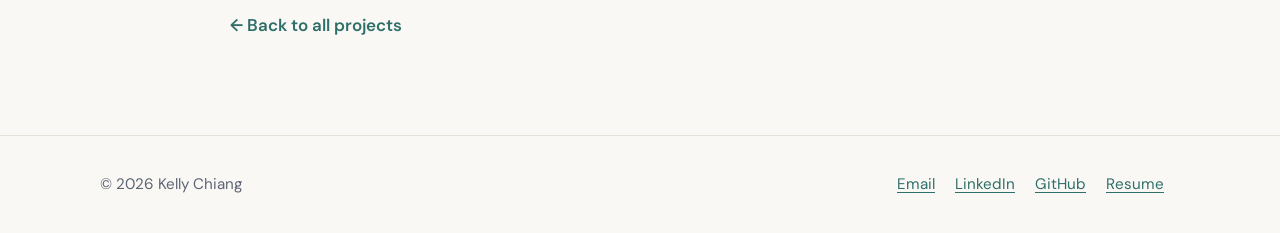
<file: project-short-circuit.html>
<!doctype html>
<html lang="en">
<head>
  <meta charset="utf-8">
  <meta name="viewport" content="width=device-width, initial-scale=1">
  <title>Short Circuit | Kelly Chiang</title>
  <meta name="description" content="Case study: enemies, battle end screens, hover UI, element logos and project management for Short Circuit.">
  <link rel="preconnect" href="https://fonts.googleapis.com">
  <link rel="preconnect" href="https://fonts.gstatic.com" crossorigin>
  <link href="https://fonts.googleapis.com/css2?family=DM+Sans:wght@400;500;700&family=Fraunces:opsz,wght@9..144,600;9..144,700&display=swap" rel="stylesheet">
  <link rel="stylesheet" href="css/style.css?v=12">
</head>
<body>
  <header class="site-header">
    <div class="wrap nav">
      <a class="brand" href="index.html">Kelly Chiang</a>
      <button class="menu-btn" aria-label="Toggle menu" aria-expanded="false">Menu</button>
      <ul>
        <li><a class="link" href="index.html">Home</a></li>
        <li><a class="link" href="projects.html">Projects</a></li>
        <li><a class="link" href="about.html">About</a></li>
        <li><a class="link" href="resume.pdf" target="_blank" rel="noopener">Resume</a></li>
      </ul>
    </div>
  </header>

  <main>
    <section class="case">
      <div class="wrap" style="max-width: 820px;">
        <p class="eyebrow">Case study &middot; Programming &amp; production</p>
        <h1>Short Circuit</h1>
        <p class="lead">Short Circuit is a puzzle battle game. Players travel across a map of battles, shops and treasure, and fight enemies by placing circuit pieces on a grid to build a closed loop. Elemental pieces deal extra damage to enemies weak to that element.</p>

        <dl class="meta-box">
          <div><dt>Roles</dt><dd>Project Manager, Gameplay &amp; UI Programmer, Icon Design</dd></div>
          <div><dt>Team</dt><dd>Team of 5</dd></div>
          <div><dt>Duration</dt><dd>2024</dd></div>
          <div><dt>Tech</dt><dd>C, CProcessing</dd></div>
        </dl>

        <h3>Trailer</h3>
        <div class="media video"><iframe src="https://www.youtube.com/embed/ItvRJiRp6qM" title="Short Circuit trailer" allowfullscreen></iframe></div>

        <h2>What I did</h2>
        <ul>
          <li><strong>Enemies:</strong> I set up the three enemy types (Wizard, Plant and Vulture), each with its own health, attack, weakness and resistance. I also coded the random spawning, which picks the enemy types and places them on random, non-overlapping cells of the grid.</li>
          <li><strong>Battle won and lost screens:</strong> the end screens, with a button that resets the run and returns to the main menu.</li>
          <li><strong>Hover info in battle:</strong> hovering over an enemy or boss part shows its health, weakness and resistance, and hovering over a circuit piece shows its element.</li>
          <li><strong>Map hover and paths:</strong> hovering over a node on the map describes the event ahead, and the paths from the player's current node are highlighted.</li>
          <li><strong>Element logos:</strong> I designed the logos for each element.</li>
          <li><strong>Project management:</strong> I was the project manager for the group.</li>
        </ul>

        <a class="back" href="projects.html">&larr; Back to all projects</a>
      </div>
    </section>
  </main>

  <footer class="site-footer">
    <div class="wrap">
      <div>&copy; <span id="year">2026</span> Kelly Chiang</div>
      <div>
        <a href="mailto:kellychiangyan@gmail.com">Email</a>
        <a href="https://www.linkedin.com/in/kelly-chiang-yan" target="_blank" rel="noopener">LinkedIn</a>
        <a href="https://github.com/kellychiangkaryan" target="_blank" rel="noopener">GitHub</a>
        <a href="resume.pdf" target="_blank" rel="noopener">Resume</a>
      </div>
    </div>
  </footer>
  <script src="js/main.js?v=3"></script>
</body>
</html>
</file>
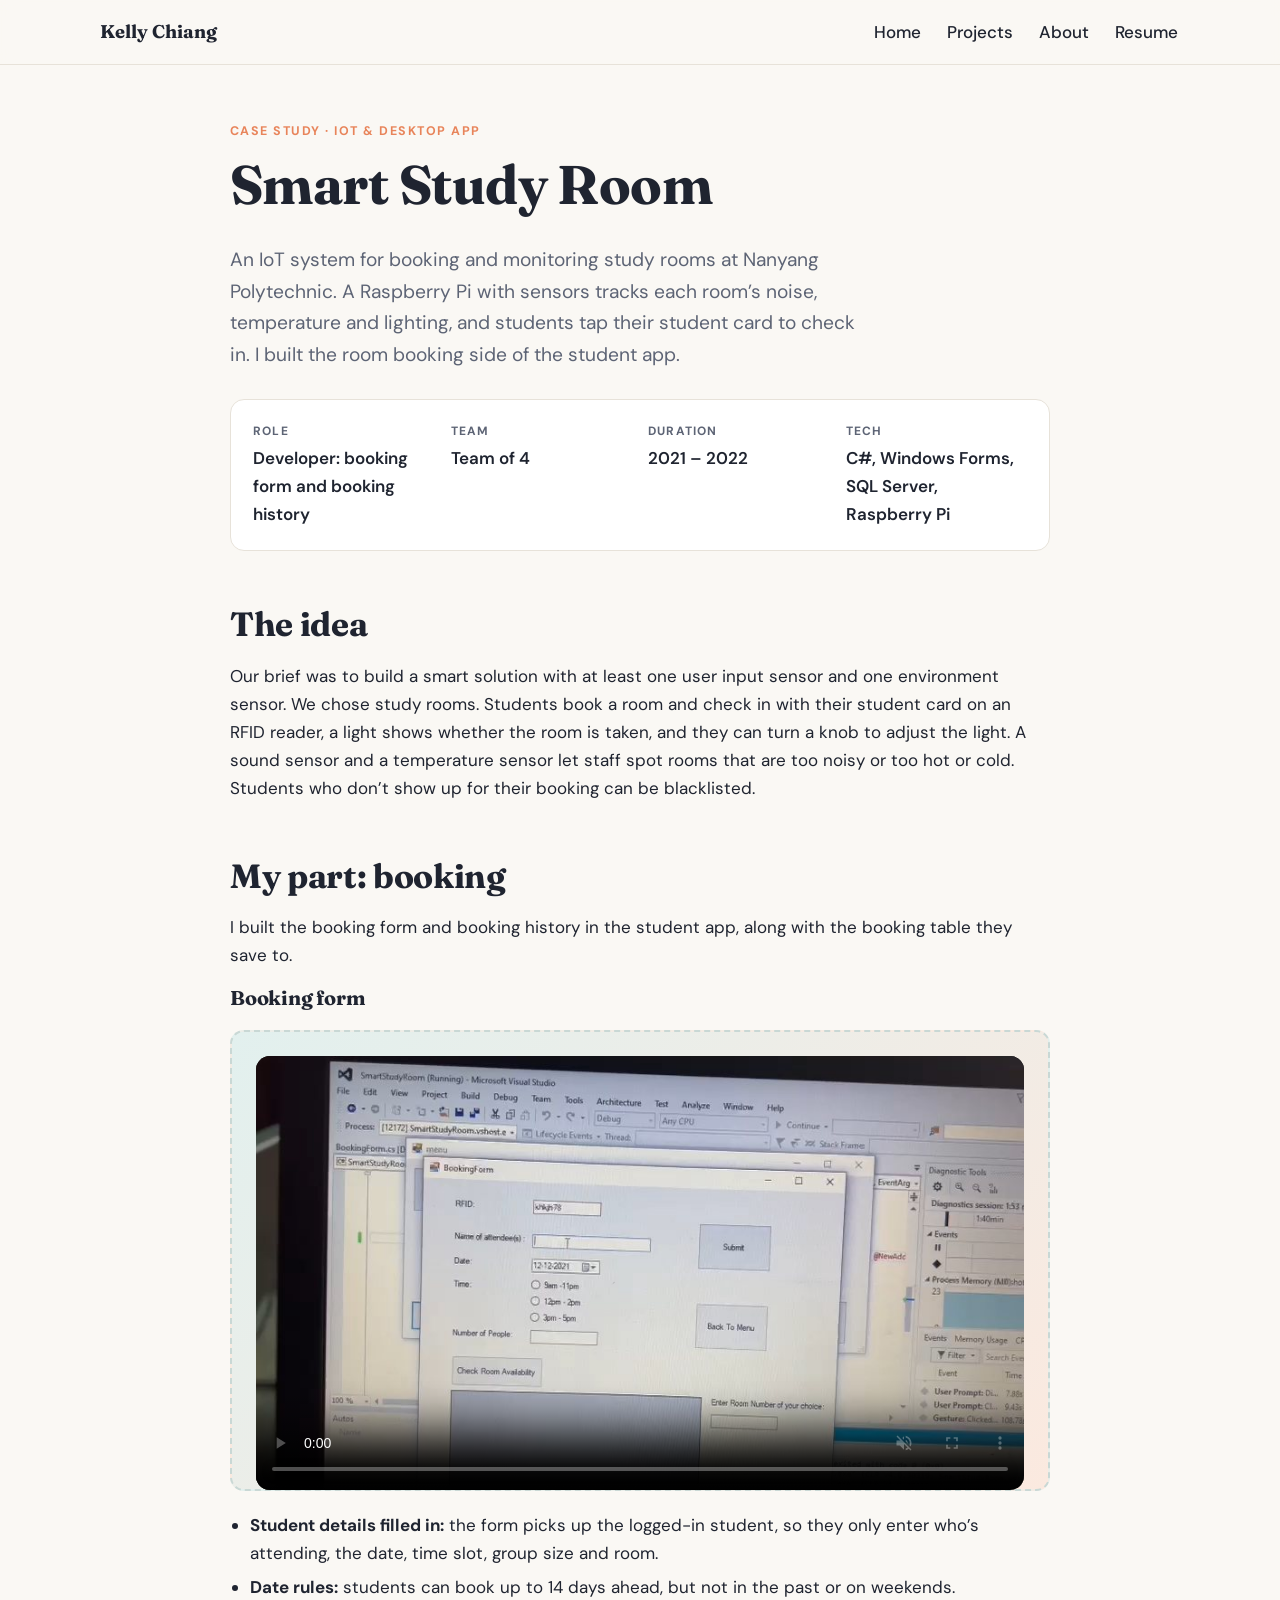
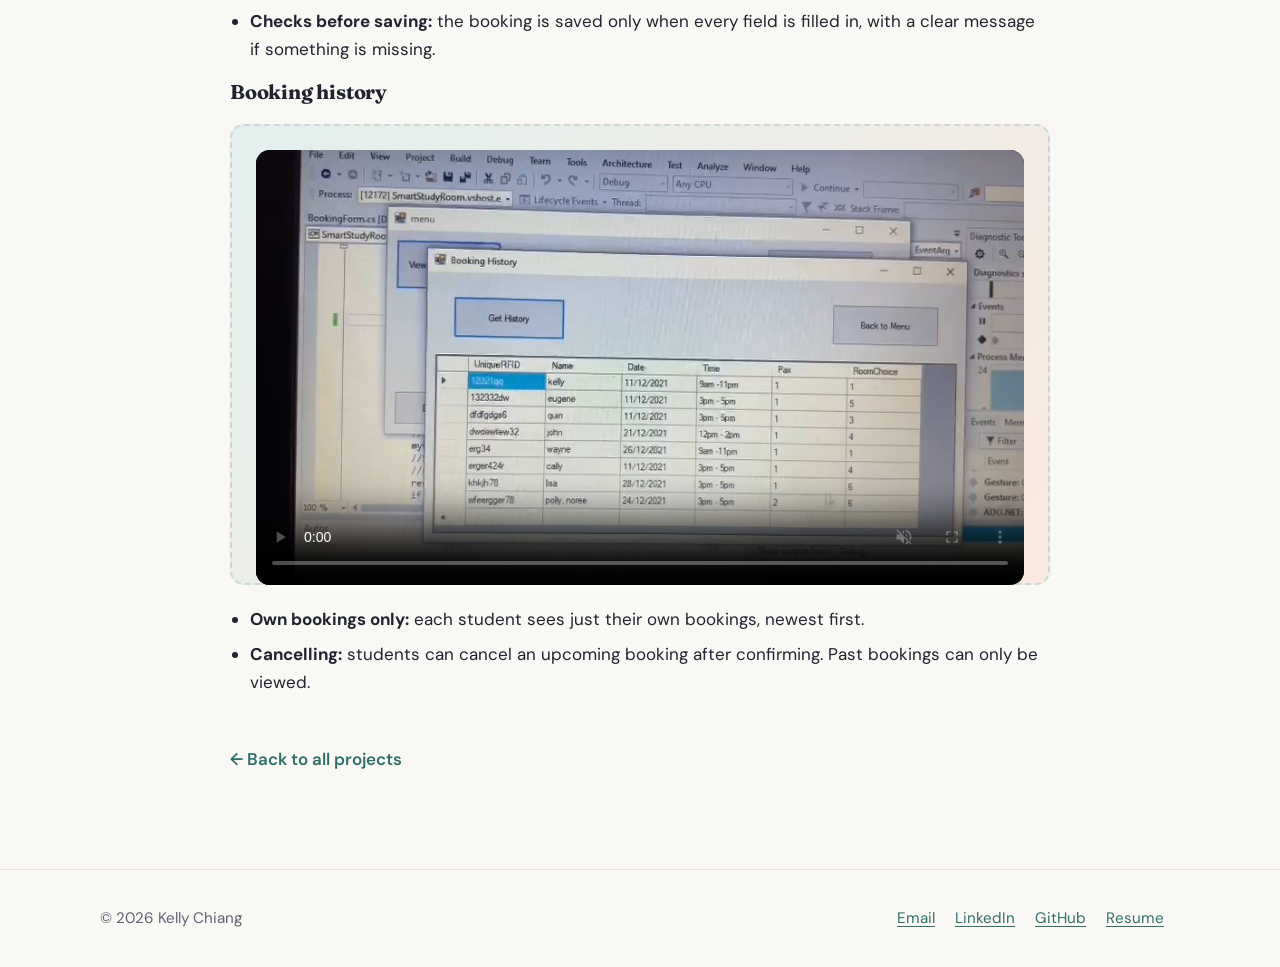
<file: project-smart-study-room.html>
<!doctype html>
<html lang="en">
<head>
  <meta charset="utf-8">
  <meta name="viewport" content="width=device-width, initial-scale=1">
  <title>Smart Study Room | Kelly Chiang</title>
  <meta name="description" content="Case study: the booking form and booking history for an IoT smart study room system.">
  <link rel="preconnect" href="https://fonts.googleapis.com">
  <link rel="preconnect" href="https://fonts.gstatic.com" crossorigin>
  <link href="https://fonts.googleapis.com/css2?family=DM+Sans:wght@400;500;700&family=Fraunces:opsz,wght@9..144,600;9..144,700&display=swap" rel="stylesheet">
  <link rel="stylesheet" href="css/style.css?v=12">
</head>
<body>
  <header class="site-header">
    <div class="wrap nav">
      <a class="brand" href="index.html">Kelly Chiang</a>
      <button class="menu-btn" aria-label="Toggle menu" aria-expanded="false">Menu</button>
      <ul>
        <li><a class="link" href="index.html">Home</a></li>
        <li><a class="link" href="projects.html">Projects</a></li>
        <li><a class="link" href="about.html">About</a></li>
        <li><a class="link" href="resume.pdf" target="_blank" rel="noopener">Resume</a></li>
      </ul>
    </div>
  </header>

  <main>
    <section class="case">
      <div class="wrap" style="max-width: 820px;">
        <p class="eyebrow">Case study &middot; IoT &amp; desktop app</p>
        <h1>Smart Study Room</h1>
        <p class="lead">An IoT system for booking and monitoring study rooms at Nanyang Polytechnic. A Raspberry Pi with sensors tracks each room&rsquo;s noise, temperature and lighting, and students tap their student card to check in. I built the room booking side of the student app.</p>

        <dl class="meta-box">
          <div><dt>Role</dt><dd>Developer: booking form and booking history</dd></div>
          <div><dt>Team</dt><dd>Team of 4</dd></div>
          <div><dt>Duration</dt><dd>2021 &ndash; 2022</dd></div>
          <div><dt>Tech</dt><dd>C#, Windows Forms, SQL Server, Raspberry Pi</dd></div>
        </dl>

        <h2>The idea</h2>
        <p>Our brief was to build a smart solution with at least one user input sensor and one environment sensor. We chose study rooms. Students book a room and check in with their student card on an RFID reader, a light shows whether the room is taken, and they can turn a knob to adjust the light. A sound sensor and a temperature sensor let staff spot rooms that are too noisy or too hot or cold. Students who don&rsquo;t show up for their booking can be blacklisted.</p>

        <h2>My part: booking</h2>
        <p>I built the booking form and booking history in the student app, along with the booking table they save to.</p>

        <h3>Booking form</h3>
        <div class="media video"><video controls muted playsinline preload="metadata" poster="images/studyroom-form.jpg"><source src="videos/studyroom-booking-form.mp4" type="video/mp4"></video></div>
        <ul>
          <li><strong>Student details filled in:</strong> the form picks up the logged-in student, so they only enter who&rsquo;s attending, the date, time slot, group size and room.</li>
          <li><strong>Date rules:</strong> students can book up to 14 days ahead, but not in the past or on weekends.</li>
          <li><strong>Checks before saving:</strong> the booking is saved only when every field is filled in, with a clear message if something is missing.</li>
        </ul>

        <h3>Booking history</h3>
        <div class="media video"><video controls muted playsinline preload="metadata" poster="images/studyroom-history.jpg"><source src="videos/studyroom-booking-history.mp4" type="video/mp4"></video></div>
        <ul>
          <li><strong>Own bookings only:</strong> each student sees just their own bookings, newest first.</li>
          <li><strong>Cancelling:</strong> students can cancel an upcoming booking after confirming. Past bookings can only be viewed.</li>
        </ul>

        <a class="back" href="projects.html">&larr; Back to all projects</a>
      </div>
    </section>
  </main>

  <footer class="site-footer">
    <div class="wrap">
      <div>&copy; <span id="year">2026</span> Kelly Chiang</div>
      <div>
        <a href="mailto:kellychiangyan@gmail.com">Email</a>
        <a href="https://www.linkedin.com/in/kelly-chiang-yan" target="_blank" rel="noopener">LinkedIn</a>
        <a href="https://github.com/kellychiangkaryan" target="_blank" rel="noopener">GitHub</a>
        <a href="resume.pdf" target="_blank" rel="noopener">Resume</a>
      </div>
    </div>
  </footer>
  <script src="js/main.js?v=3"></script>
</body>
</html>
</file>
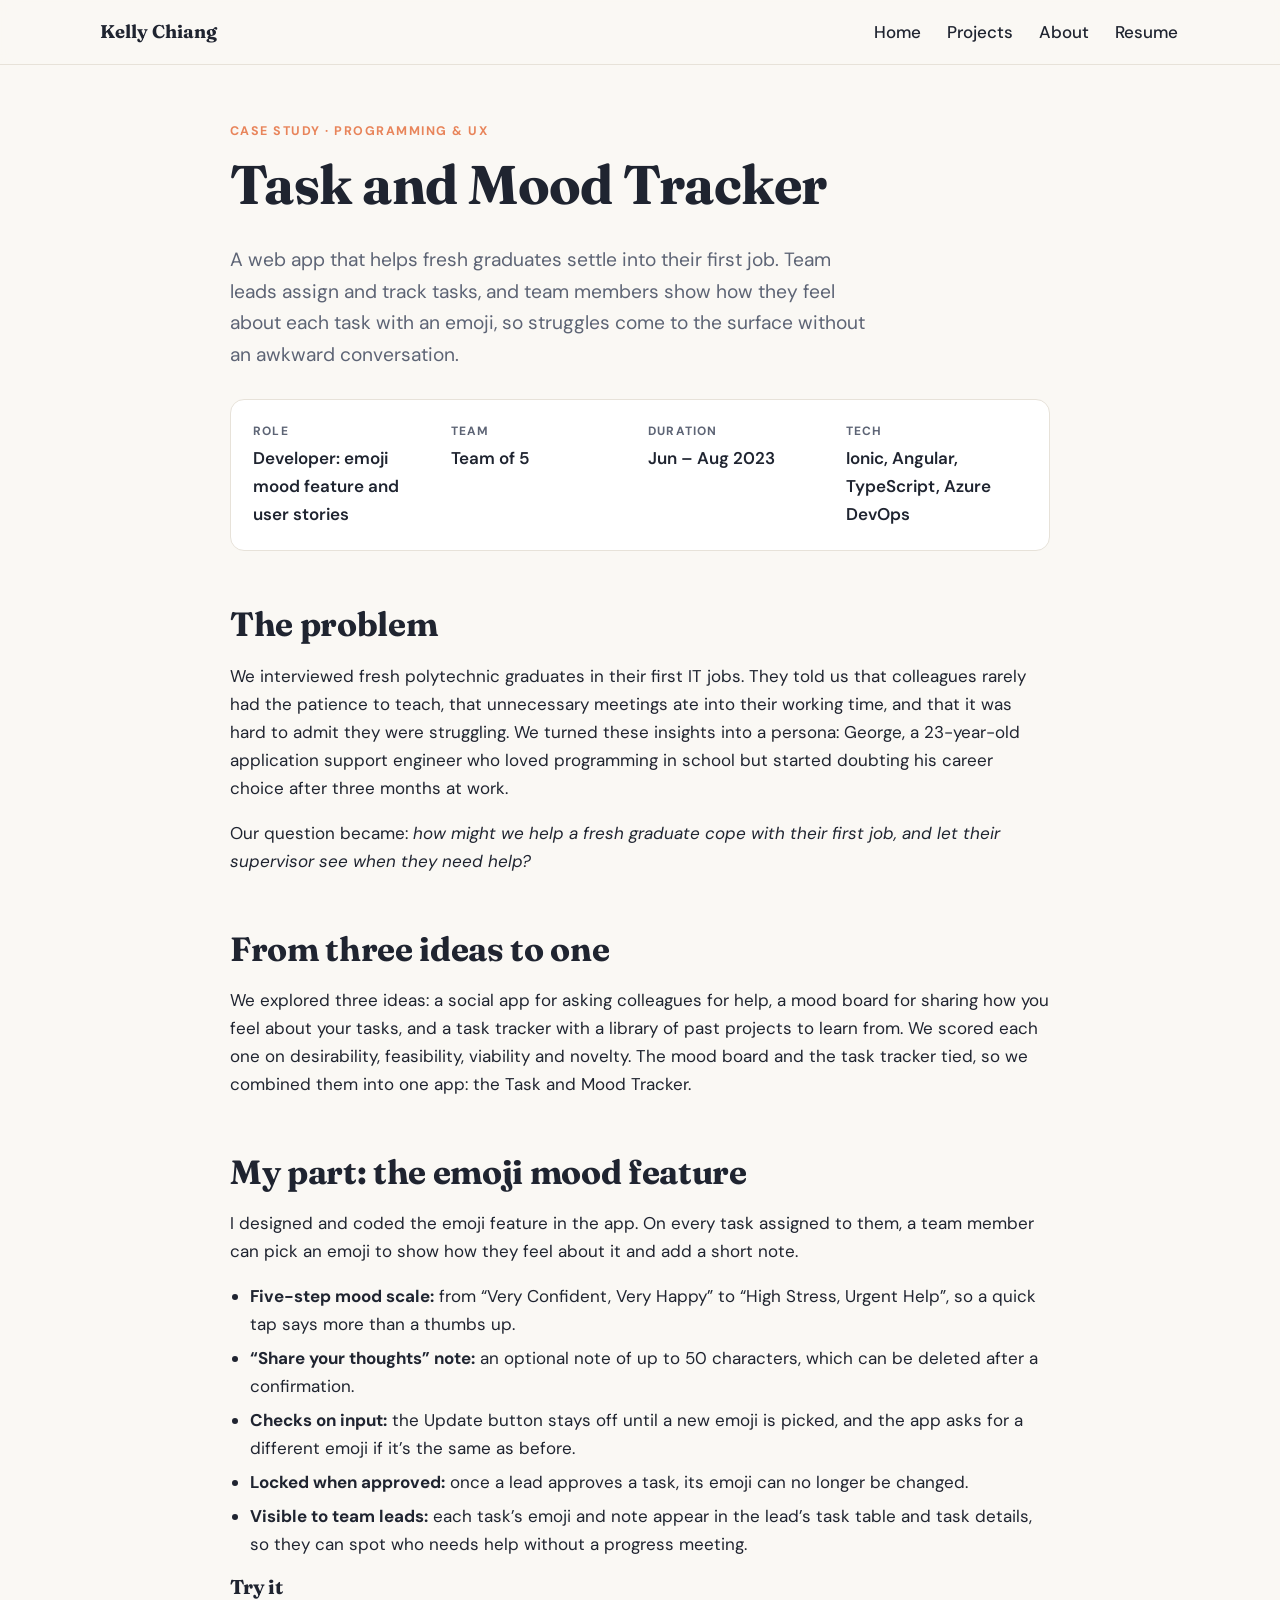
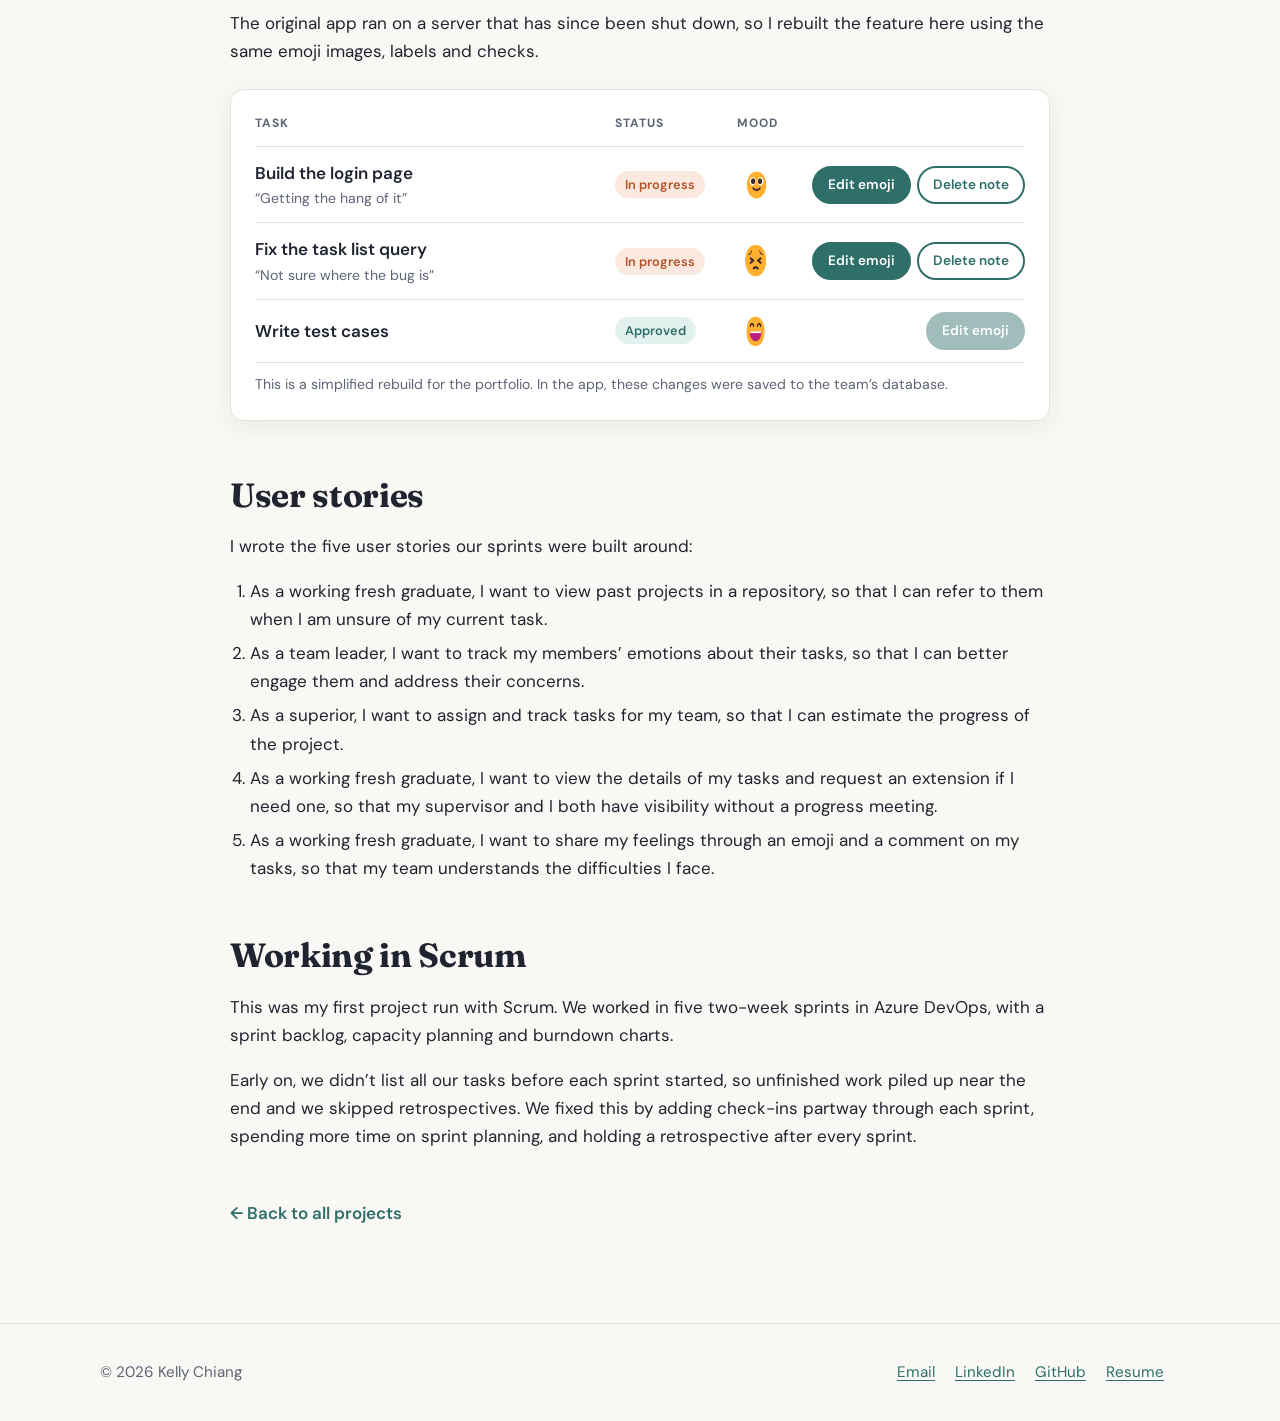
<file: project-task-mood-tracker.html>
<!doctype html>
<html lang="en">
<head>
  <meta charset="utf-8">
  <meta name="viewport" content="width=device-width, initial-scale=1">
  <title>Task and Mood Tracker | Kelly Chiang</title>
  <meta name="description" content="Case study: designing and coding an emoji mood feature for a task tracker that helps fresh graduates settle into their first job.">
  <link rel="preconnect" href="https://fonts.googleapis.com">
  <link rel="preconnect" href="https://fonts.gstatic.com" crossorigin>
  <link href="https://fonts.googleapis.com/css2?family=DM+Sans:wght@400;500;700&family=Fraunces:opsz,wght@9..144,600;9..144,700&display=swap" rel="stylesheet">
  <link rel="stylesheet" href="css/style.css?v=12">
</head>
<body>
  <header class="site-header">
    <div class="wrap nav">
      <a class="brand" href="index.html">Kelly Chiang</a>
      <button class="menu-btn" aria-label="Toggle menu" aria-expanded="false">Menu</button>
      <ul>
        <li><a class="link" href="index.html">Home</a></li>
        <li><a class="link" href="projects.html">Projects</a></li>
        <li><a class="link" href="about.html">About</a></li>
        <li><a class="link" href="resume.pdf" target="_blank" rel="noopener">Resume</a></li>
      </ul>
    </div>
  </header>

  <main>
    <section class="case">
      <div class="wrap" style="max-width: 820px;">
        <p class="eyebrow">Case study &middot; Programming &amp; UX</p>
        <h1>Task and Mood Tracker</h1>
        <p class="lead">A web app that helps fresh graduates settle into their first job. Team leads assign and track tasks, and team members show how they feel about each task with an emoji, so struggles come to the surface without an awkward conversation.</p>

        <dl class="meta-box">
          <div><dt>Role</dt><dd>Developer: emoji mood feature and user stories</dd></div>
          <div><dt>Team</dt><dd>Team of 5</dd></div>
          <div><dt>Duration</dt><dd>Jun &ndash; Aug 2023</dd></div>
          <div><dt>Tech</dt><dd>Ionic, Angular, TypeScript, Azure DevOps</dd></div>
        </dl>

        <h2>The problem</h2>
        <p>We interviewed fresh polytechnic graduates in their first IT jobs. They told us that colleagues rarely had the patience to teach, that unnecessary meetings ate into their working time, and that it was hard to admit they were struggling. We turned these insights into a persona: George, a 23-year-old application support engineer who loved programming in school but started doubting his career choice after three months at work.</p>
        <p>Our question became: <em>how might we help a fresh graduate cope with their first job, and let their supervisor see when they need help?</em></p>

        <h2>From three ideas to one</h2>
        <p>We explored three ideas: a social app for asking colleagues for help, a mood board for sharing how you feel about your tasks, and a task tracker with a library of past projects to learn from. We scored each one on desirability, feasibility, viability and novelty. The mood board and the task tracker tied, so we combined them into one app: the Task and Mood Tracker.</p>

        <h2>My part: the emoji mood feature</h2>
        <p>I designed and coded the emoji feature in the app. On every task assigned to them, a team member can pick an emoji to show how they feel about it and add a short note.</p>
        <ul>
          <li><strong>Five-step mood scale:</strong> from &ldquo;Very Confident, Very Happy&rdquo; to &ldquo;High Stress, Urgent Help&rdquo;, so a quick tap says more than a thumbs up.</li>
          <li><strong>&ldquo;Share your thoughts&rdquo; note:</strong> an optional note of up to 50 characters, which can be deleted after a confirmation.</li>
          <li><strong>Checks on input:</strong> the Update button stays off until a new emoji is picked, and the app asks for a different emoji if it&rsquo;s the same as before.</li>
          <li><strong>Locked when approved:</strong> once a lead approves a task, its emoji can no longer be changed.</li>
          <li><strong>Visible to team leads:</strong> each task&rsquo;s emoji and note appear in the lead&rsquo;s task table and task details, so they can spot who needs help without a progress meeting.</li>
        </ul>

        <h3>Try it</h3>
        <p>The original app ran on a server that has since been shut down, so I rebuilt the feature here using the same emoji images, labels and checks.</p>

        <div class="demo mood-demo" id="mood-demo">
          <div class="mood-table" role="table" aria-label="My tasks">
            <div class="mood-row mood-head" role="row">
              <span role="columnheader">Task</span>
              <span role="columnheader">Status</span>
              <span role="columnheader">Mood</span>
              <span role="columnheader"><span class="sr-only">Actions</span></span>
            </div>
          </div>

          <div class="mood-editor" id="mood-editor" hidden>
            <h3 id="mood-editor-title">Edit emoji</h3>
            <p class="hint">Emojis go from very satisfied to very unsatisfied.</p>
            <div class="mood-options" role="radiogroup" aria-labelledby="mood-editor-title"></div>
            <label class="mood-note-label" for="mood-note">Share your thoughts</label>
            <input id="mood-note" type="text" autocomplete="off">
            <p class="mood-count" id="mood-count">0 / 50</p>
            <p class="mood-msg" id="mood-msg" role="status"></p>
            <div class="row">
              <button type="button" id="mood-update" disabled>Update</button>
              <button type="button" id="mood-cancel" class="off">Cancel</button>
            </div>
          </div>
          <p class="note">This is a simplified rebuild for the portfolio. In the app, these changes were saved to the team&rsquo;s database.</p>
        </div>

        <h2>User stories</h2>
        <p>I wrote the five user stories our sprints were built around:</p>
        <ol>
          <li>As a working fresh graduate, I want to view past projects in a repository, so that I can refer to them when I am unsure of my current task.</li>
          <li>As a team leader, I want to track my members&rsquo; emotions about their tasks, so that I can better engage them and address their concerns.</li>
          <li>As a superior, I want to assign and track tasks for my team, so that I can estimate the progress of the project.</li>
          <li>As a working fresh graduate, I want to view the details of my tasks and request an extension if I need one, so that my supervisor and I both have visibility without a progress meeting.</li>
          <li>As a working fresh graduate, I want to share my feelings through an emoji and a comment on my tasks, so that my team understands the difficulties I face.</li>
        </ol>

        <h2>Working in Scrum</h2>
        <p>This was my first project run with Scrum. We worked in five two-week sprints in Azure DevOps, with a sprint backlog, capacity planning and burndown charts.</p>
        <p>Early on, we didn&rsquo;t list all our tasks before each sprint started, so unfinished work piled up near the end and we skipped retrospectives. We fixed this by adding check-ins partway through each sprint, spending more time on sprint planning, and holding a retrospective after every sprint.</p>

        <a class="back" href="projects.html">&larr; Back to all projects</a>
      </div>
    </section>
  </main>

  <footer class="site-footer">
    <div class="wrap">
      <div>&copy; <span id="year">2026</span> Kelly Chiang</div>
      <div>
        <a href="mailto:kellychiangyan@gmail.com">Email</a>
        <a href="https://www.linkedin.com/in/kelly-chiang-yan" target="_blank" rel="noopener">LinkedIn</a>
        <a href="https://github.com/kellychiangkaryan" target="_blank" rel="noopener">GitHub</a>
        <a href="resume.pdf" target="_blank" rel="noopener">Resume</a>
      </div>
    </div>
  </footer>
  <script src="js/main.js?v=3"></script>
  <script src="js/mood-demo.js"></script>
</body>
</html>
</file>
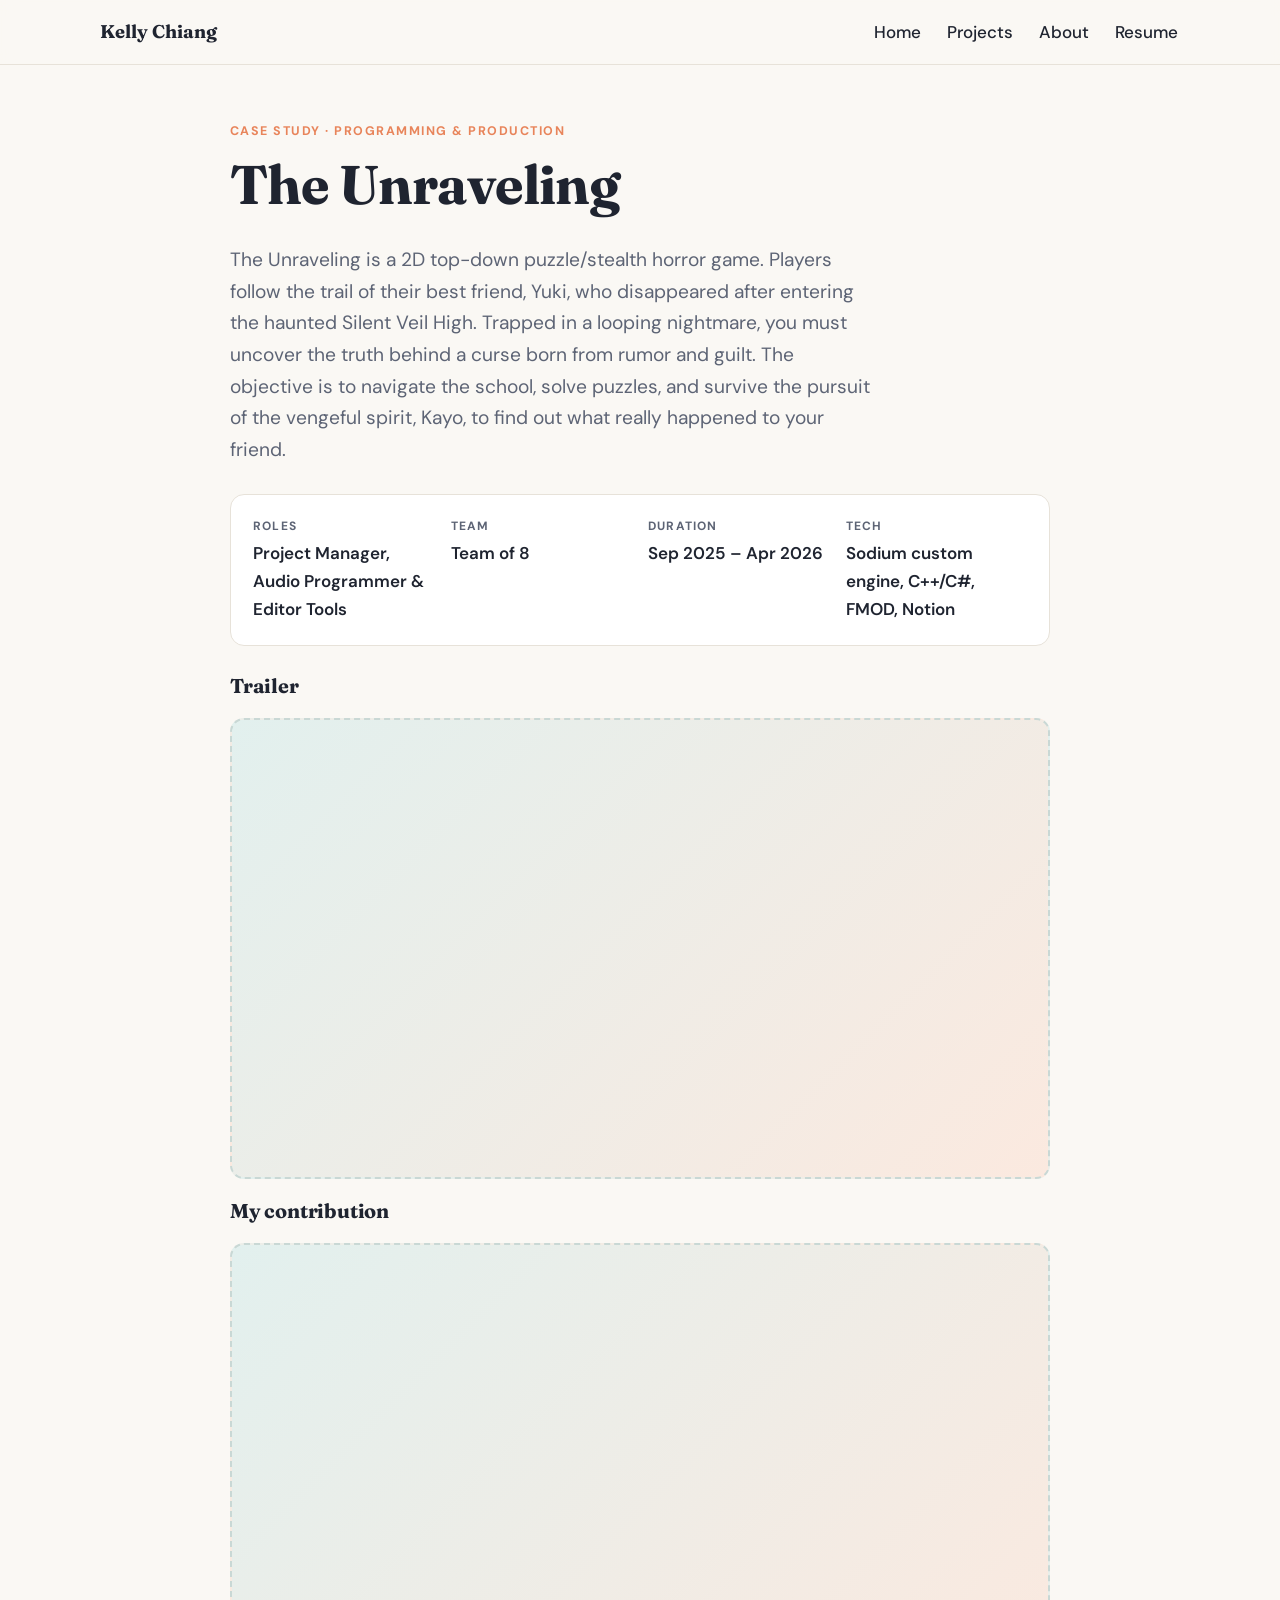
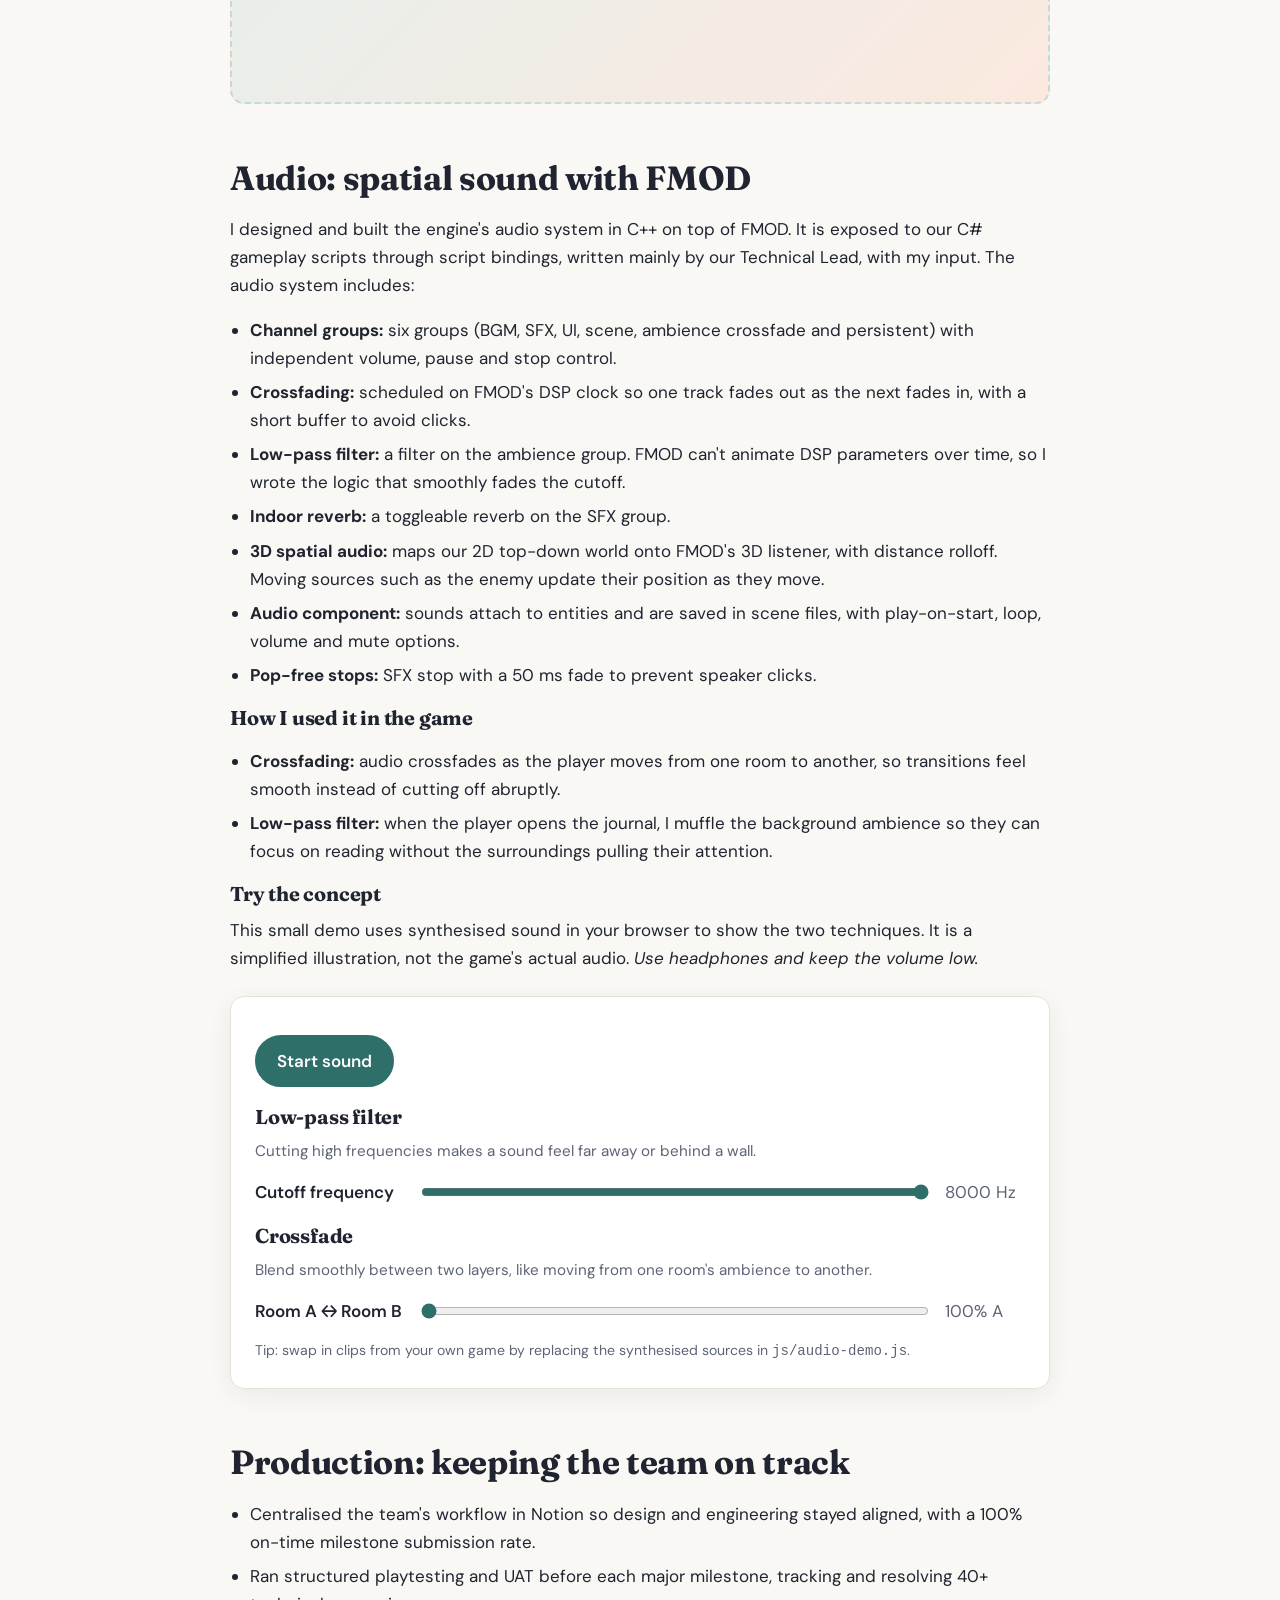
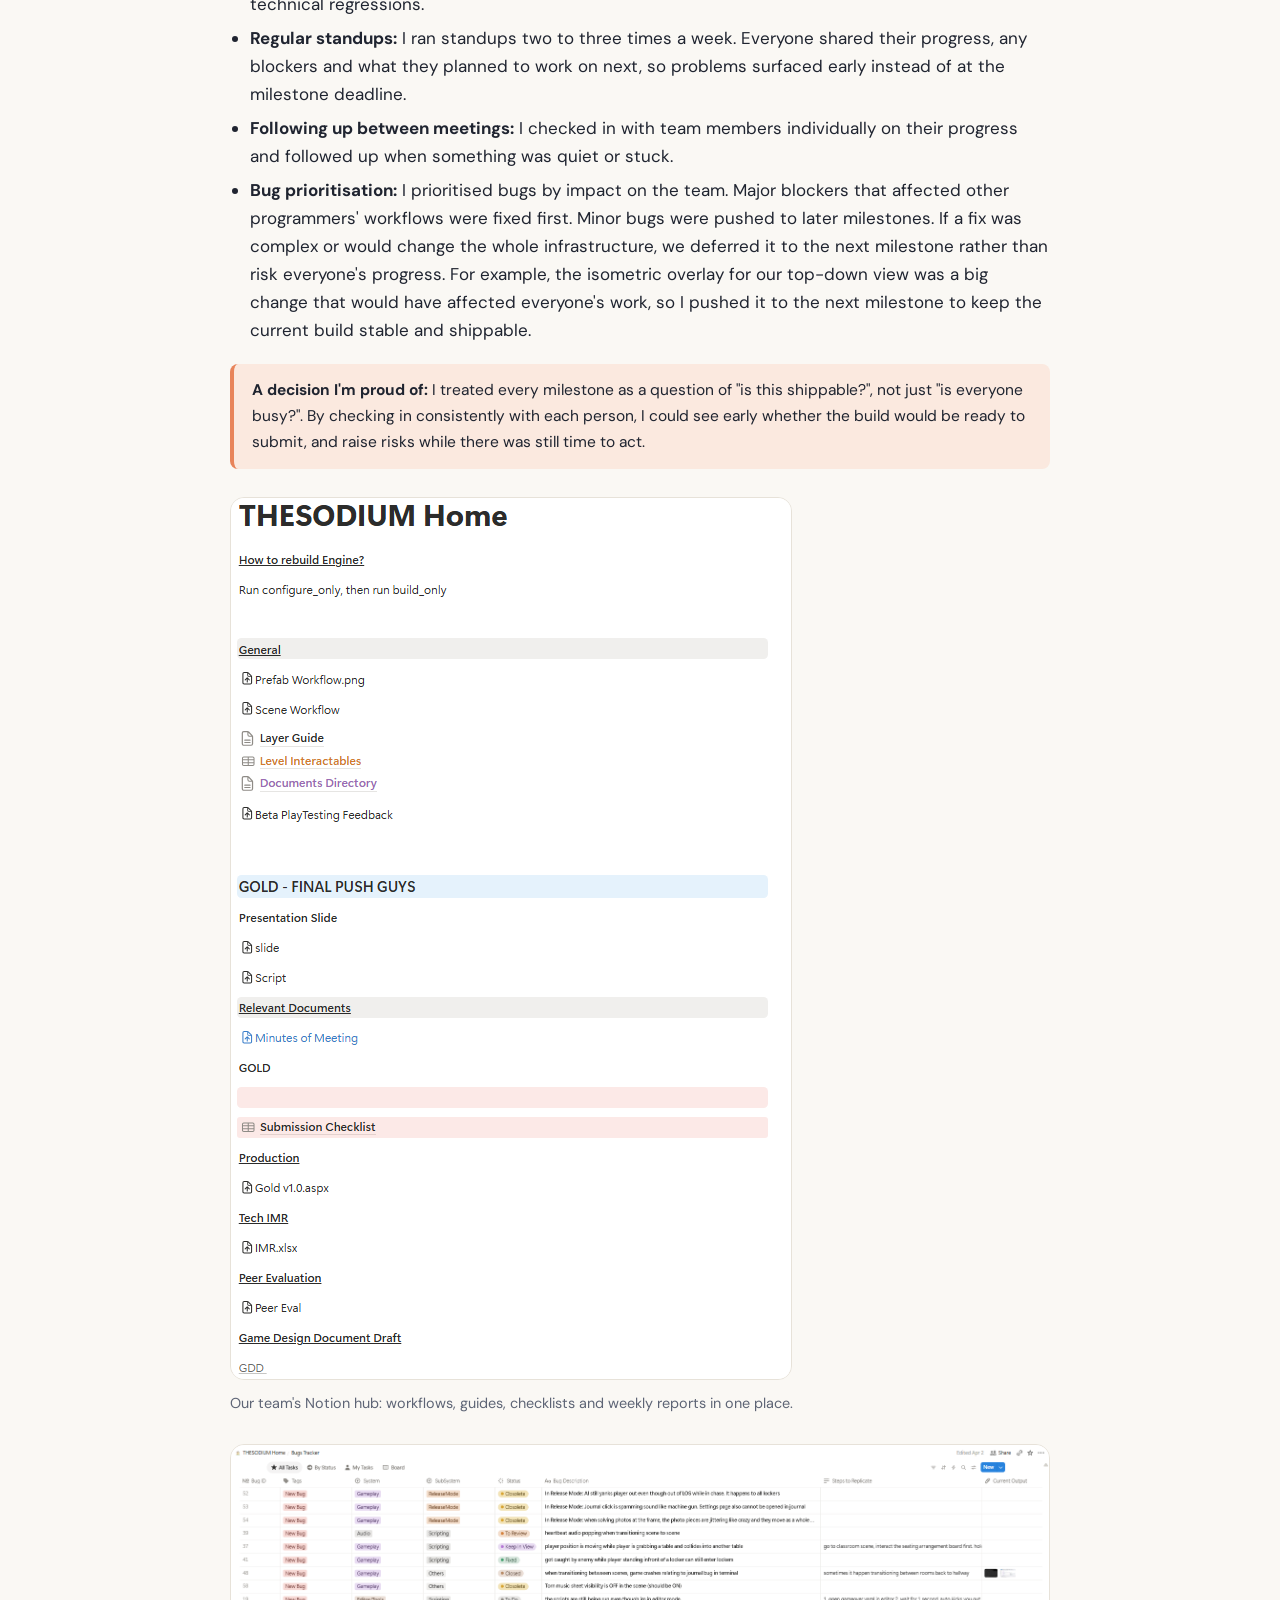
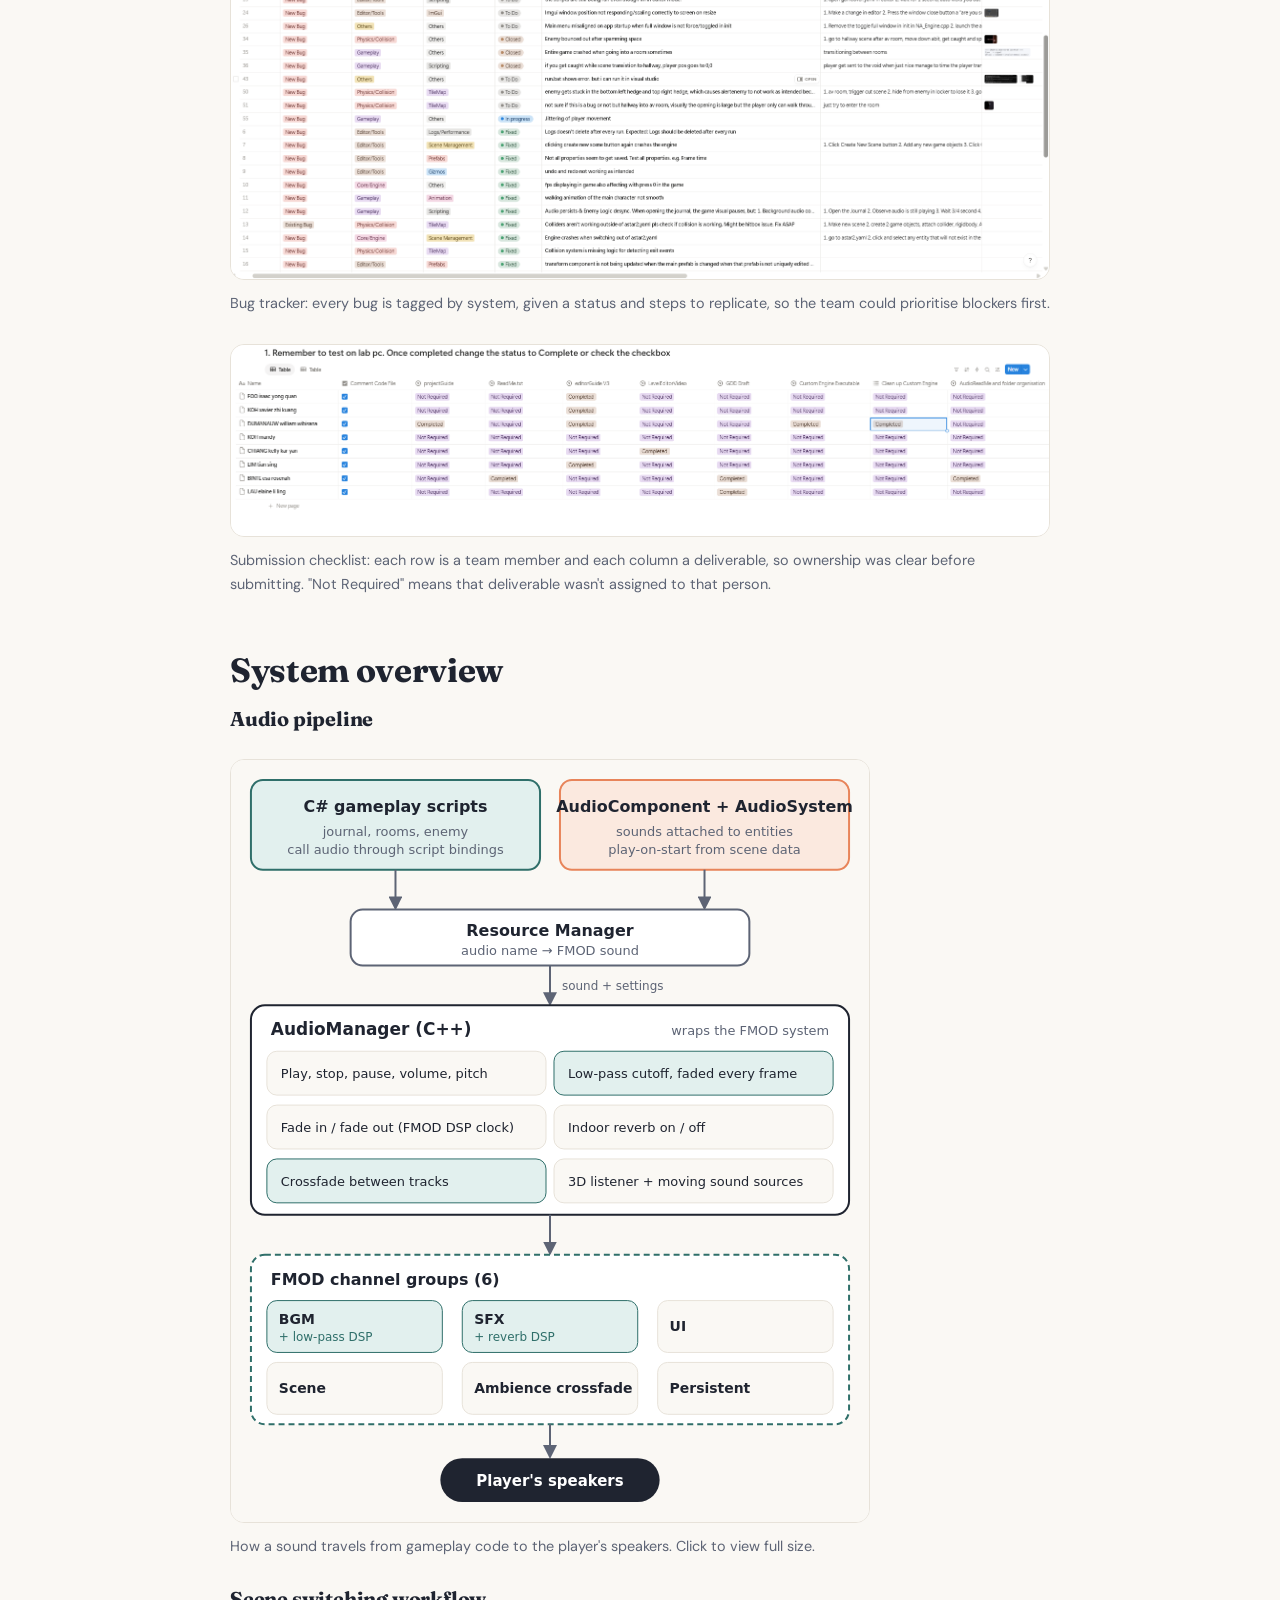
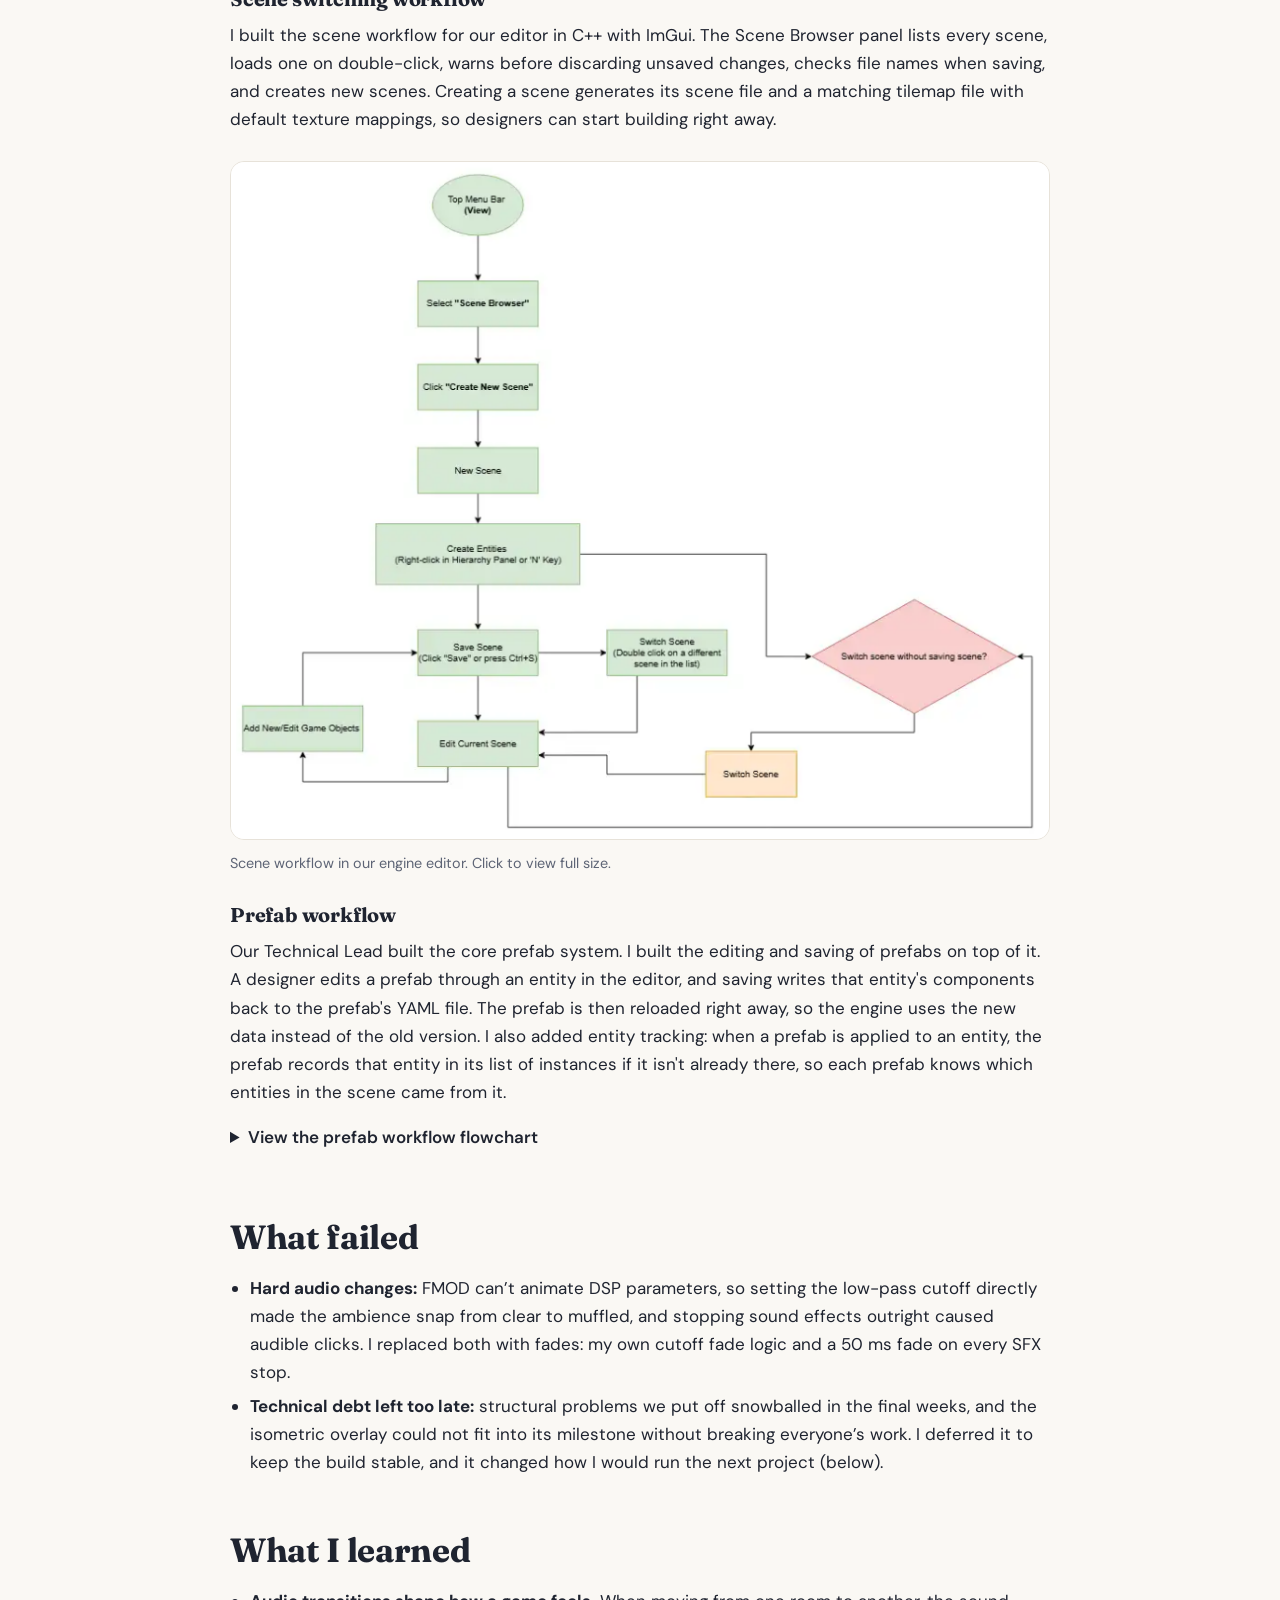
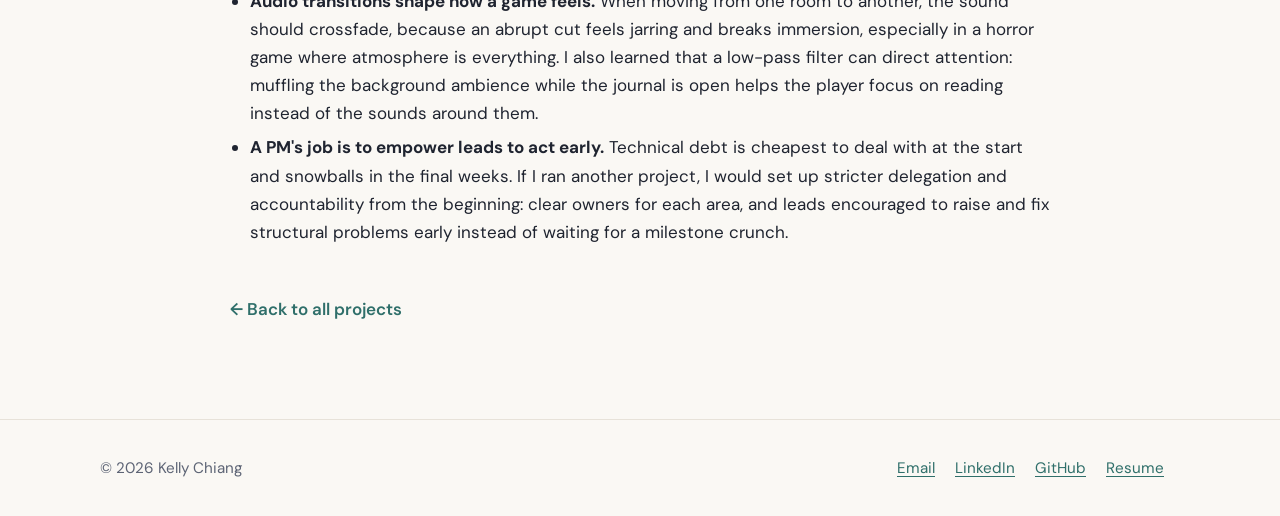
<file: project-the-unraveling.html>
<!doctype html>
<html lang="en">
<head>
  <meta charset="utf-8">
  <meta name="viewport" content="width=device-width, initial-scale=1">
  <title>The Unraveling | Kelly Chiang</title>
  <meta name="description" content="Case study: spatial audio with FMOD, editor tools and project management on a custom C++ engine.">
  <link rel="preconnect" href="https://fonts.googleapis.com">
  <link rel="preconnect" href="https://fonts.gstatic.com" crossorigin>
  <link href="https://fonts.googleapis.com/css2?family=DM+Sans:wght@400;500;700&family=Fraunces:opsz,wght@9..144,600;9..144,700&display=swap" rel="stylesheet">
  <link rel="stylesheet" href="css/style.css?v=12">
</head>
<body>
  <header class="site-header">
    <div class="wrap nav">
      <a class="brand" href="index.html">Kelly Chiang</a>
      <button class="menu-btn" aria-label="Toggle menu" aria-expanded="false">Menu</button>
      <ul>
        <li><a class="link" href="index.html">Home</a></li>
        <li><a class="link" href="projects.html">Projects</a></li>
        <li><a class="link" href="about.html">About</a></li>
        <li><a class="link" href="resume.pdf" target="_blank" rel="noopener">Resume</a></li>
      </ul>
    </div>
  </header>

  <main>
    <section class="case">
      <div class="wrap" style="max-width: 820px;">
        <p class="eyebrow">Case study &middot; Programming &amp; production</p>
        <h1>The Unraveling</h1>
        <p class="lead">The Unraveling is a 2D top-down puzzle/stealth horror game. Players follow the trail of their best friend, Yuki, who disappeared after entering the haunted Silent Veil High. Trapped in a looping nightmare, you must uncover the truth behind a curse born from rumor and guilt. The objective is to navigate the school, solve puzzles, and survive the pursuit of the vengeful spirit, Kayo, to find out what really happened to your friend.</p>

        <dl class="meta-box">
          <div><dt>Roles</dt><dd>Project Manager, Audio Programmer &amp; Editor Tools</dd></div>
          <div><dt>Team</dt><dd>Team of 8</dd></div>
          <div><dt>Duration</dt><dd>Sep 2025 &ndash; Apr 2026</dd></div>
          <div><dt>Tech</dt><dd>Sodium custom engine, C++/C#, FMOD, Notion</dd></div>
        </dl>

        <h3>Trailer</h3>
        <div class="media video"><iframe src="https://www.youtube.com/embed/0tM_3EFuSXw" title="The Unraveling trailer" allowfullscreen></iframe></div>

        <h3>My contribution</h3>
        <div class="media video"><iframe src="https://www.youtube.com/embed/-R1NwoHWxE8" title="Personal contribution video" allowfullscreen></iframe></div>

        <h2>Audio: spatial sound with FMOD</h2>
        <p>I designed and built the engine's audio system in C++ on top of FMOD. It is exposed to our C# gameplay scripts through script bindings, written mainly by our Technical Lead, with my input. The audio system includes:</p>
        <ul>
          <li><strong>Channel groups:</strong> six groups (BGM, SFX, UI, scene, ambience crossfade and persistent) with independent volume, pause and stop control.</li>
          <li><strong>Crossfading:</strong> scheduled on FMOD's DSP clock so one track fades out as the next fades in, with a short buffer to avoid clicks.</li>
          <li><strong>Low-pass filter:</strong> a filter on the ambience group. FMOD can't animate DSP parameters over time, so I wrote the logic that smoothly fades the cutoff.</li>
          <li><strong>Indoor reverb:</strong> a toggleable reverb on the SFX group.</li>
          <li><strong>3D spatial audio:</strong> maps our 2D top-down world onto FMOD's 3D listener, with distance rolloff. Moving sources such as the enemy update their position as they move.</li>
          <li><strong>Audio component:</strong> sounds attach to entities and are saved in scene files, with play-on-start, loop, volume and mute options.</li>
          <li><strong>Pop-free stops:</strong> SFX stop with a 50 ms fade to prevent speaker clicks.</li>
        </ul>

        <h3>How I used it in the game</h3>
        <ul>
          <li><strong>Crossfading:</strong> audio crossfades as the player moves from one room to another, so transitions feel smooth instead of cutting off abruptly.</li>
          <li><strong>Low-pass filter:</strong> when the player opens the journal, I muffle the background ambience so they can focus on reading without the surroundings pulling their attention.</li>
        </ul>

        <h3>Try the concept</h3>
        <p>This small demo uses synthesised sound in your browser to show the two techniques. It is a simplified illustration, not the game's actual audio. <em>Use headphones and keep the volume low.</em></p>

        <div class="demo" id="audio-demo">
          <div class="row">
            <button id="demo-play" type="button">Start sound</button>
          </div>

          <h3>Low-pass filter</h3>
          <p class="hint">Cutting high frequencies makes a sound feel far away or behind a wall.</p>
          <div class="row">
            <label for="demo-cutoff">Cutoff frequency</label>
            <input id="demo-cutoff" type="range" min="200" max="8000" value="8000" step="50">
            <output id="demo-cutoff-out">8000 Hz</output>
          </div>

          <h3>Crossfade</h3>
          <p class="hint">Blend smoothly between two layers, like moving from one room's ambience to another.</p>
          <div class="row">
            <label for="demo-fade">Room A &harr; Room B</label>
            <input id="demo-fade" type="range" min="0" max="100" value="0">
            <output id="demo-fade-out">100% A</output>
          </div>
          <p class="note">Tip: swap in clips from your own game by replacing the synthesised sources in <code>js/audio-demo.js</code>.</p>
        </div>

        <h2>Production: keeping the team on track</h2>
        <ul>
          <li>Centralised the team's workflow in Notion so design and engineering stayed aligned, with a 100% on-time milestone submission rate.</li>
          <li>Ran structured playtesting and UAT before each major milestone, tracking and resolving 40+ technical regressions.</li>
          <li><strong>Regular standups:</strong> I ran standups two to three times a week. Everyone shared their progress, any blockers and what they planned to work on next, so problems surfaced early instead of at the milestone deadline.</li>
          <li><strong>Following up between meetings:</strong> I checked in with team members individually on their progress and followed up when something was quiet or stuck.</li>
          <li><strong>Bug prioritisation:</strong> I prioritised bugs by impact on the team. Major blockers that affected other programmers' workflows were fixed first. Minor bugs were pushed to later milestones. If a fix was complex or would change the whole infrastructure, we deferred it to the next milestone rather than risk everyone's progress. For example, the isometric overlay for our top-down view was a big change that would have affected everyone's work, so I pushed it to the next milestone to keep the current build stable and shippable.</li>
        </ul>

        <div class="callout"><strong>A decision I'm proud of:</strong> I treated every milestone as a question of "is this shippable?", not just "is everyone busy?". By checking in consistently with each person, I could see early whether the build would be ready to submit, and raise risks while there was still time to act.</div>

        <figure>
          <img src="images/notion_home.png" alt="Team Notion home page organising workflows, guides, checklists and weekly reports" class="shot">
          <figcaption>Our team's Notion hub: workflows, guides, checklists and weekly reports in one place.</figcaption>
        </figure>

        <figure>
          <img src="images/notion-bugs-tracker.png" alt="Notion bug tracker with tags, system, subsystem, status, steps to replicate and screenshots" class="shot">
          <figcaption>Bug tracker: every bug is tagged by system, given a status and steps to replicate, so the team could prioritise blockers first.</figcaption>
        </figure>

        <figure>
          <img src="images/notion_checklist.png" alt="Submission checklist example with each team member's deliverables and completion status" class="shot">
          <figcaption>Submission checklist: each row is a team member and each column a deliverable, so ownership was clear before submitting. "Not Required" means that deliverable wasn't assigned to that person.</figcaption>
        </figure>

        <h2>System overview</h2>

        <h3>Audio pipeline</h3>
        <figure>
          <a href="images/audio-pipeline.svg" target="_blank" rel="noopener">
            <img src="images/audio-pipeline.svg" alt="Audio pipeline: C# gameplay scripts and audio components go through the resource manager to the C++ AudioManager, which routes sounds to six FMOD channel groups with low-pass and reverb DSPs, then to the player's speakers" class="shot diagram">
          </a>
          <figcaption>How a sound travels from gameplay code to the player's speakers. Click to view full size.</figcaption>
        </figure>

        <h3>Scene switching workflow</h3>
        <p>I built the scene workflow for our editor in C++ with ImGui. The Scene Browser panel lists every scene, loads one on double-click, warns before discarding unsaved changes, checks file names when saving, and creates new scenes. Creating a scene generates its scene file and a matching tilemap file with default texture mappings, so designers can start building right away.</p>
        <figure>
          <a href="images/scene-workflow.png" target="_blank" rel="noopener">
            <img src="images/scene-workflow.png" alt="Flowchart of the scene workflow: create, save, edit and switch scenes, with a decision for switching without saving" class="shot">
          </a>
          <figcaption>Scene workflow in our engine editor. Click to view full size.</figcaption>
        </figure>

        <h3>Prefab workflow</h3>
        <p>Our Technical Lead built the core prefab system. I built the editing and saving of prefabs on top of it. A designer edits a prefab through an entity in the editor, and saving writes that entity's components back to the prefab's YAML file. The prefab is then reloaded right away, so the engine uses the new data instead of the old version. I also added entity tracking: when a prefab is applied to an entity, the prefab records that entity in its list of instances if it isn't already there, so each prefab knows which entities in the scene came from it.</p>
        <details>
          <summary>View the prefab workflow flowchart</summary>
          <figure>
            <a href="images/prefab-workflow.png" target="_blank" rel="noopener">
              <img src="images/prefab-workflow.png" alt="Flowchart of the prefab workflow: create, save, instantiate and edit prefabs, with decisions for exiting without saving" class="shot">
            </a>
            <figcaption>Prefab workflow in our engine editor. Click to view full size.</figcaption>
          </figure>
        </details>

        <h2>What failed</h2>
        <ul>
          <li><strong>Hard audio changes:</strong> FMOD can&rsquo;t animate DSP parameters, so setting the low-pass cutoff directly made the ambience snap from clear to muffled, and stopping sound effects outright caused audible clicks. I replaced both with fades: my own cutoff fade logic and a 50&nbsp;ms fade on every SFX stop.</li>
          <li><strong>Technical debt left too late:</strong> structural problems we put off snowballed in the final weeks, and the isometric overlay could not fit into its milestone without breaking everyone&rsquo;s work. I deferred it to keep the build stable, and it changed how I would run the next project (below).</li>
        </ul>

        <h2>What I learned</h2>
        <ul>
          <li><strong>Audio transitions shape how a game feels.</strong> When moving from one room to another, the sound should crossfade, because an abrupt cut feels jarring and breaks immersion, especially in a horror game where atmosphere is everything. I also learned that a low-pass filter can direct attention: muffling the background ambience while the journal is open helps the player focus on reading instead of the sounds around them.</li>
          <li><strong>A PM's job is to empower leads to act early.</strong> Technical debt is cheapest to deal with at the start and snowballs in the final weeks. If I ran another project, I would set up stricter delegation and accountability from the beginning: clear owners for each area, and leads encouraged to raise and fix structural problems early instead of waiting for a milestone crunch.</li>
        </ul>

        <a class="back" href="projects.html">&larr; Back to all projects</a>
      </div>
    </section>
  </main>

  <footer class="site-footer">
    <div class="wrap">
      <div>&copy; <span id="year">2026</span> Kelly Chiang</div>
      <div>
        <a href="mailto:kellychiangyan@gmail.com">Email</a>
        <a href="https://www.linkedin.com/in/kelly-chiang-yan" target="_blank" rel="noopener">LinkedIn</a>
        <a href="https://github.com/kellychiangkaryan" target="_blank" rel="noopener">GitHub</a>
        <a href="resume.pdf" target="_blank" rel="noopener">Resume</a>
      </div>
    </div>
  </footer>
  <script src="js/main.js?v=3"></script>
  <script src="js/audio-demo.js"></script>
</body>
</html>
</file>
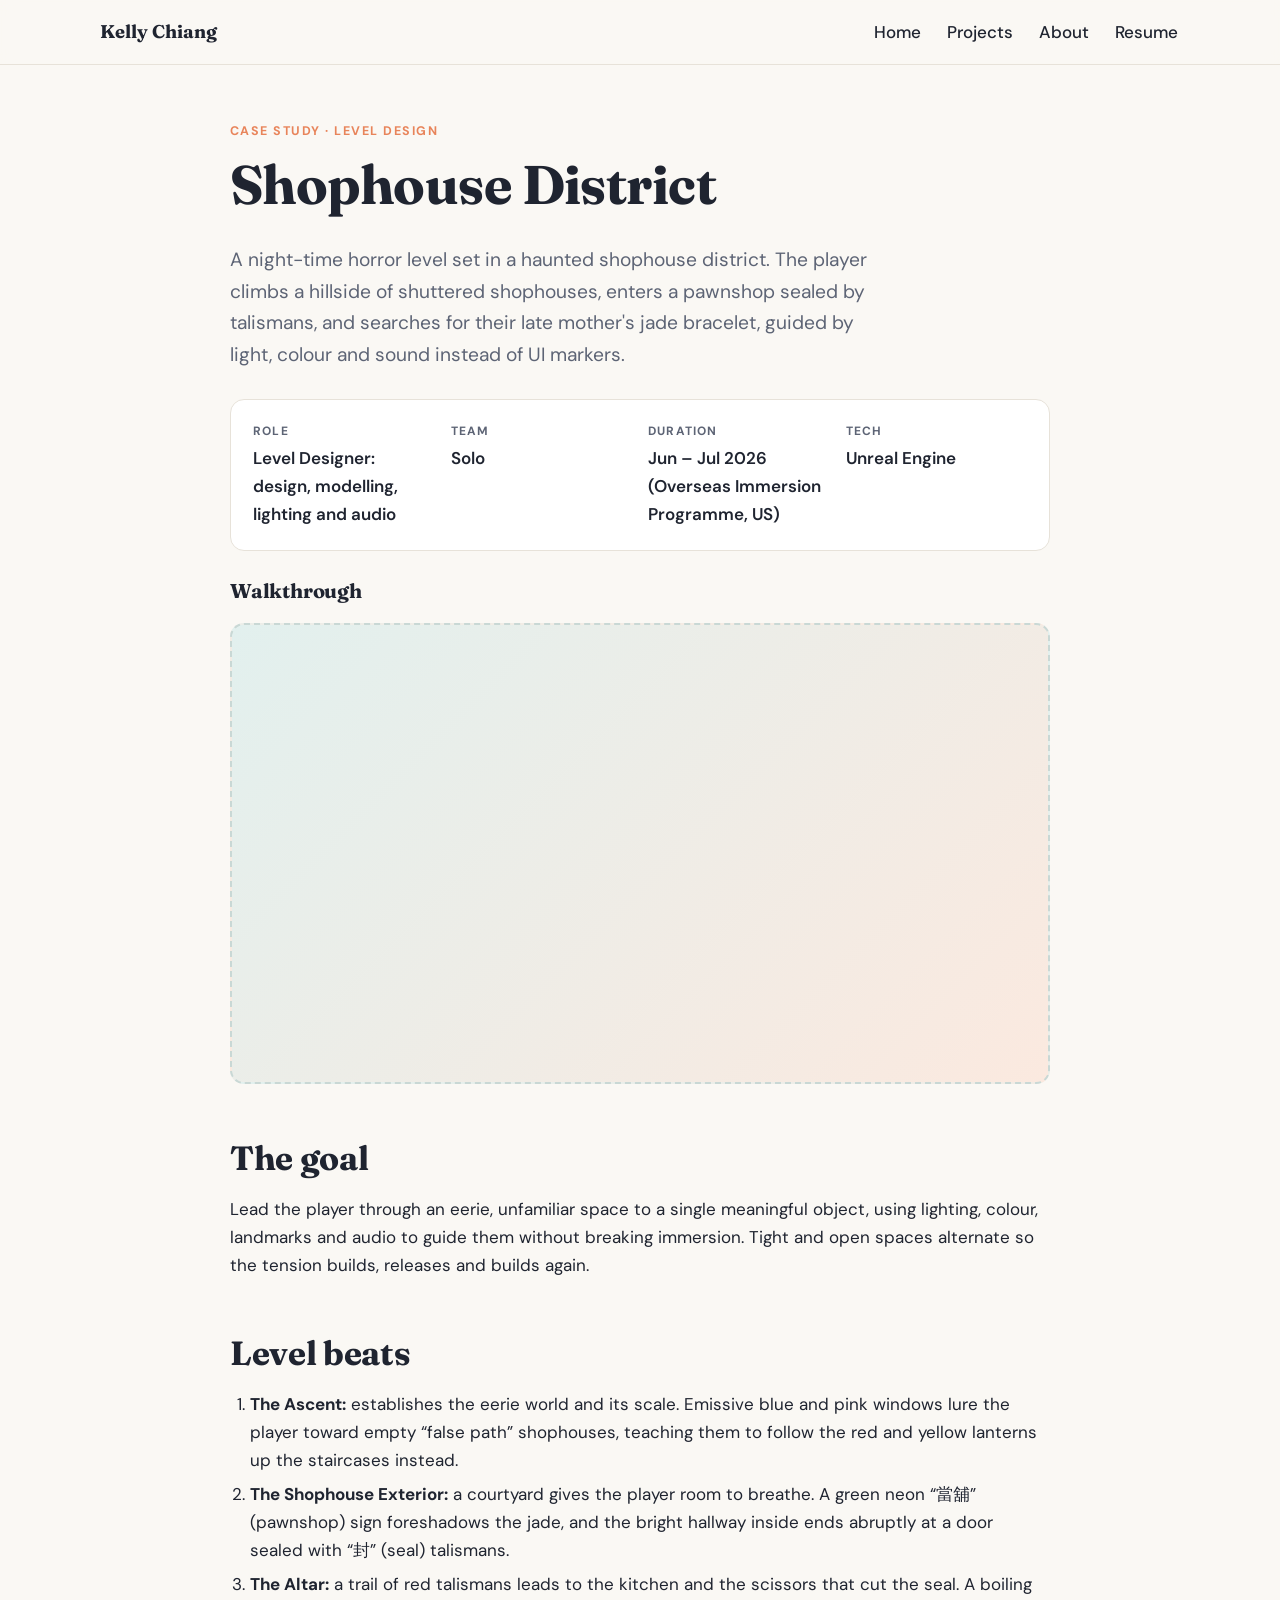
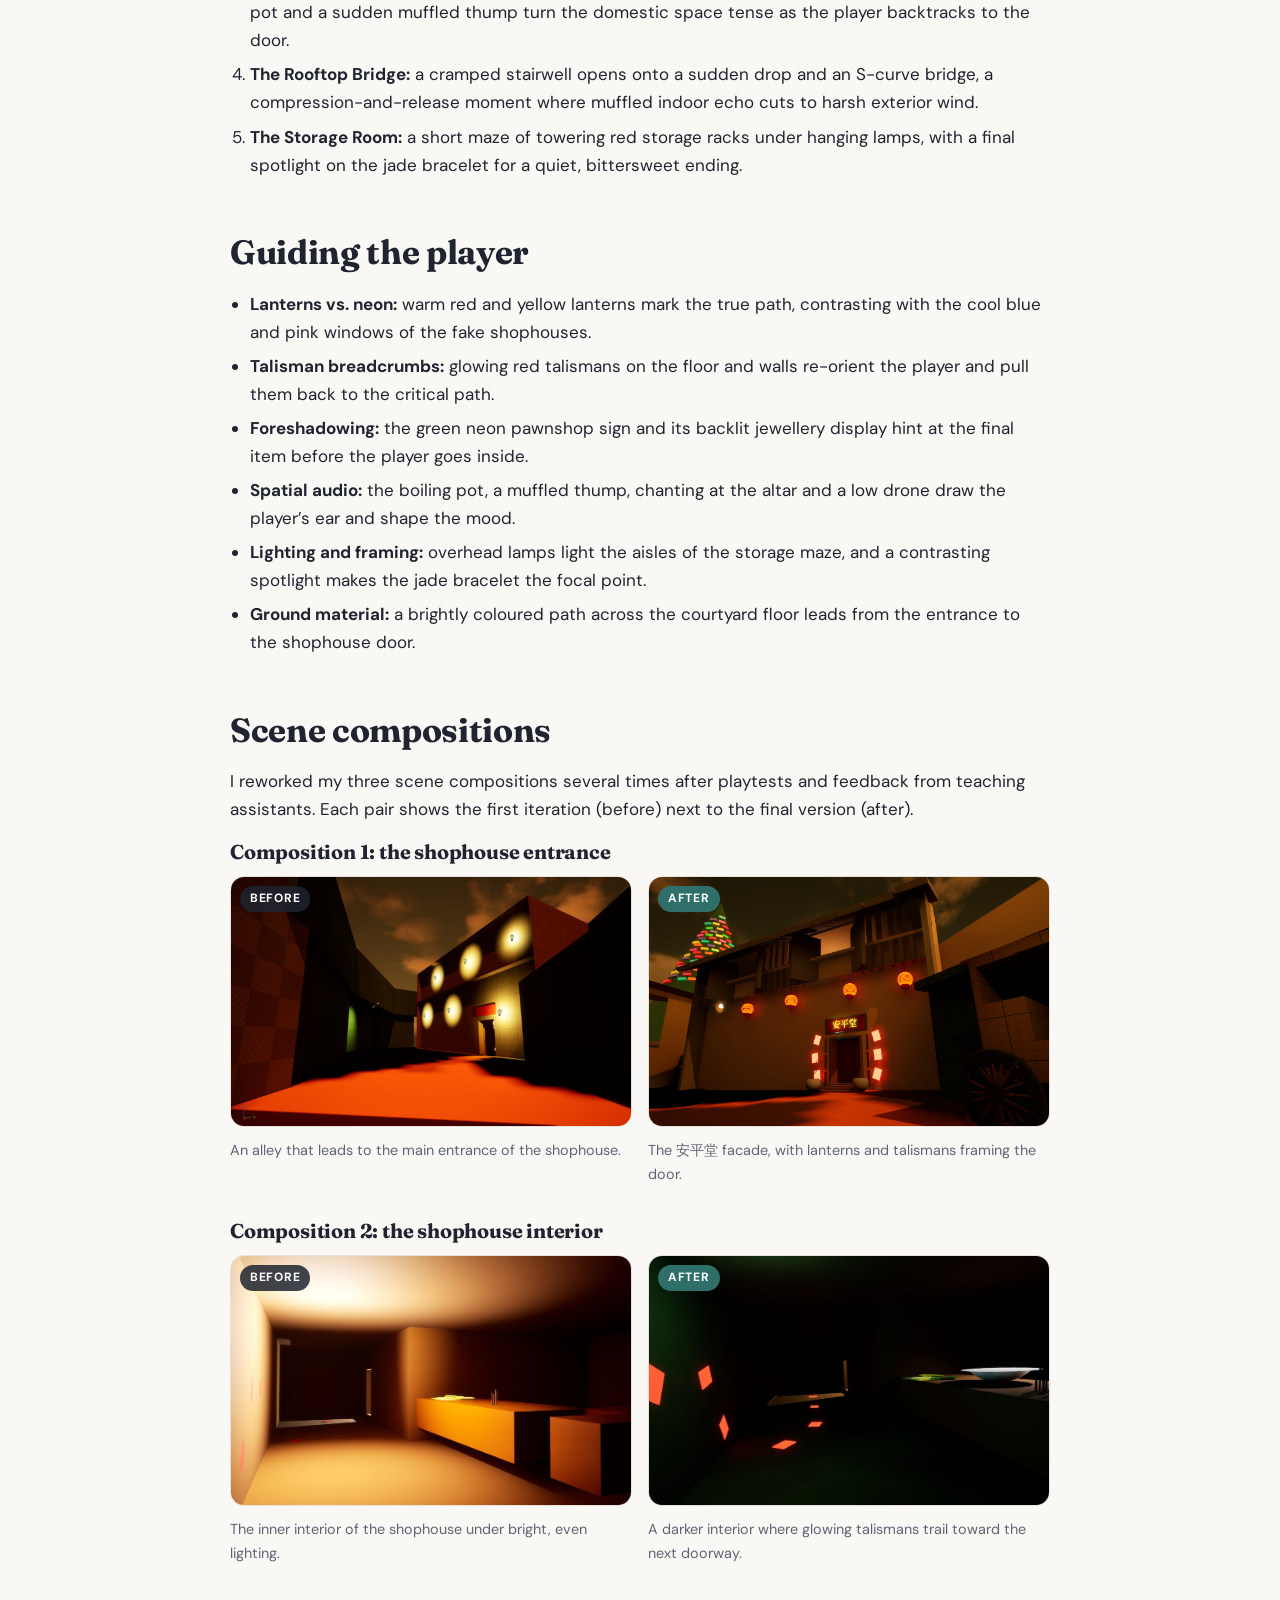
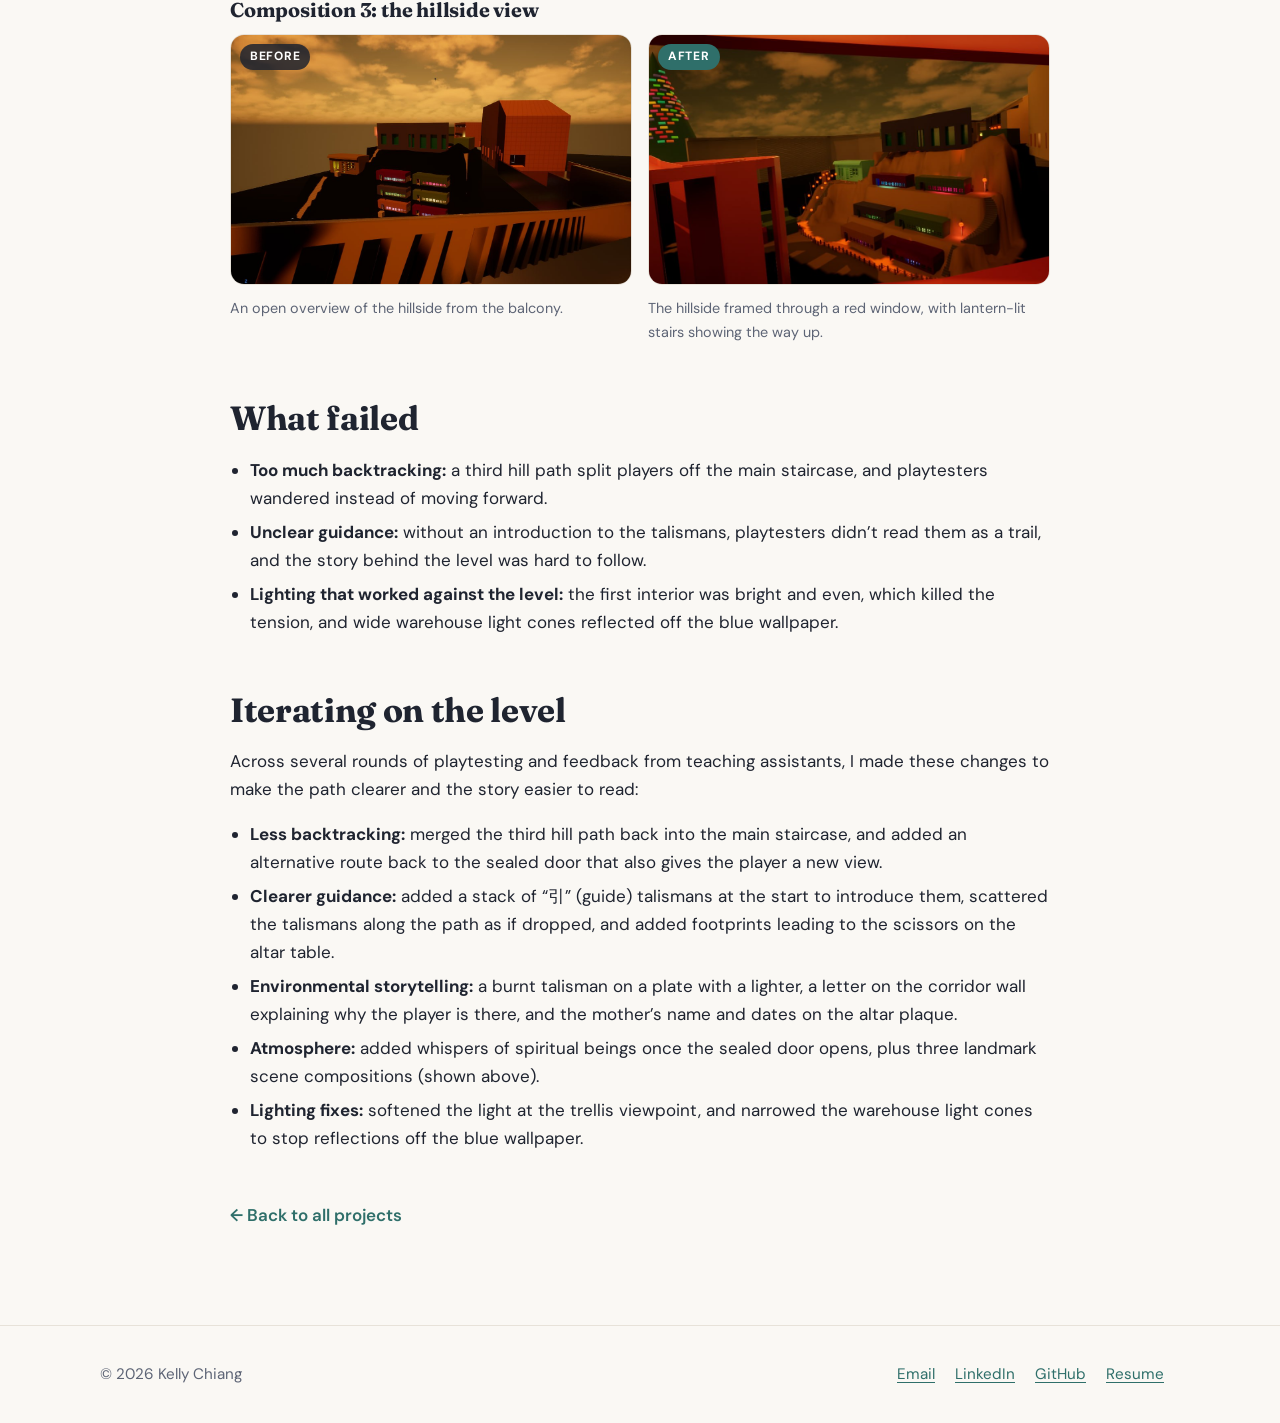
<file: project-unreal-level.html>
<!doctype html>
<html lang="en">
<head>
  <meta charset="utf-8">
  <meta name="viewport" content="width=device-width, initial-scale=1">
  <title>Shophouse District | Kelly Chiang</title>
  <meta name="description" content="Level design case study: Shophouse District, an Unreal Engine environment built around lighting, landmarks and player guidance.">
  <link rel="preconnect" href="https://fonts.googleapis.com">
  <link rel="preconnect" href="https://fonts.gstatic.com" crossorigin>
  <link href="https://fonts.googleapis.com/css2?family=DM+Sans:wght@400;500;700&family=Fraunces:opsz,wght@9..144,600;9..144,700&display=swap" rel="stylesheet">
  <link rel="stylesheet" href="css/style.css?v=12">
</head>
<body>
  <header class="site-header">
    <div class="wrap nav">
      <a class="brand" href="index.html">Kelly Chiang</a>
      <button class="menu-btn" aria-label="Toggle menu" aria-expanded="false">Menu</button>
      <ul>
        <li><a class="link" href="index.html">Home</a></li>
        <li><a class="link" href="projects.html">Projects</a></li>
        <li><a class="link" href="about.html">About</a></li>
        <li><a class="link" href="resume.pdf" target="_blank" rel="noopener">Resume</a></li>
      </ul>
    </div>
  </header>

  <main>
    <section class="case">
      <div class="wrap" style="max-width: 820px;">
        <p class="eyebrow">Case study &middot; Level design</p>
        <h1>Shophouse District</h1>
        <p class="lead">A night-time horror level set in a haunted shophouse district. The player climbs a hillside of shuttered shophouses, enters a pawnshop sealed by talismans, and searches for their late mother's jade bracelet, guided by light, colour and sound instead of UI markers.</p>

        <dl class="meta-box">
          <div><dt>Role</dt><dd>Level Designer: design, modelling, lighting and audio</dd></div>
          <div><dt>Team</dt><dd>Solo</dd></div>
          <div><dt>Duration</dt><dd>Jun &ndash; Jul 2026 (Overseas Immersion Programme, US)</dd></div>
          <div><dt>Tech</dt><dd>Unreal Engine</dd></div>
        </dl>

        <h3>Walkthrough</h3>
        <div class="media video"><iframe src="https://www.youtube.com/embed/YkhOoV2LxCc" title="Shophouse District walkthrough" allowfullscreen></iframe></div>

        <h2>The goal</h2>
        <p>Lead the player through an eerie, unfamiliar space to a single meaningful object, using lighting, colour, landmarks and audio to guide them without breaking immersion. Tight and open spaces alternate so the tension builds, releases and builds again.</p>

        <h2>Level beats</h2>
        <ol>
          <li><strong>The Ascent:</strong> establishes the eerie world and its scale. Emissive blue and pink windows lure the player toward empty &ldquo;false path&rdquo; shophouses, teaching them to follow the red and yellow lanterns up the staircases instead.</li>
          <li><strong>The Shophouse Exterior:</strong> a courtyard gives the player room to breathe. A green neon &ldquo;當舖&rdquo; (pawnshop) sign foreshadows the jade, and the bright hallway inside ends abruptly at a door sealed with &ldquo;封&rdquo; (seal) talismans.</li>
          <li><strong>The Altar:</strong> a trail of red talismans leads to the kitchen and the scissors that cut the seal. A boiling pot and a sudden muffled thump turn the domestic space tense as the player backtracks to the door.</li>
          <li><strong>The Rooftop Bridge:</strong> a cramped stairwell opens onto a sudden drop and an S-curve bridge, a compression-and-release moment where muffled indoor echo cuts to harsh exterior wind.</li>
          <li><strong>The Storage Room:</strong> a short maze of towering red storage racks under hanging lamps, with a final spotlight on the jade bracelet for a quiet, bittersweet ending.</li>
        </ol>

        <h2>Guiding the player</h2>
        <ul>
          <li><strong>Lanterns vs. neon:</strong> warm red and yellow lanterns mark the true path, contrasting with the cool blue and pink windows of the fake shophouses.</li>
          <li><strong>Talisman breadcrumbs:</strong> glowing red talismans on the floor and walls re-orient the player and pull them back to the critical path.</li>
          <li><strong>Foreshadowing:</strong> the green neon pawnshop sign and its backlit jewellery display hint at the final item before the player goes inside.</li>
          <li><strong>Spatial audio:</strong> the boiling pot, a muffled thump, chanting at the altar and a low drone draw the player&rsquo;s ear and shape the mood.</li>
          <li><strong>Lighting and framing:</strong> overhead lamps light the aisles of the storage maze, and a contrasting spotlight makes the jade bracelet the focal point.</li>
          <li><strong>Ground material:</strong> a brightly coloured path across the courtyard floor leads from the entrance to the shophouse door.</li>
        </ul>

        <h2>Scene compositions</h2>
        <p>I reworked my three scene compositions several times after playtests and feedback from teaching assistants. Each pair shows the first iteration (before) next to the final version (after).</p>

        <h3>Composition 1: the shophouse entrance</h3>
        <div class="compare">
          <figure>
            <a href="images/initialscenecomposition1.jpg" target="_blank" rel="noopener"><span class="tag-label">Before</span><img src="images/initialscenecomposition1.jpg" alt="First iteration: an alley leading to the main entrance of the shophouse, lit by wall lamps" loading="lazy"></a>
            <figcaption>An alley that leads to the main entrance of the shophouse.</figcaption>
          </figure>
          <figure>
            <a href="images/finalscenecomposition1.png" target="_blank" rel="noopener"><span class="tag-label after">After</span><img src="images/finalscenecomposition1.png" alt="Final: the 安平堂 shophouse facade with red lanterns and glowing talismans around the doorway" loading="lazy"></a>
            <figcaption>The 安平堂 facade, with lanterns and talismans framing the door.</figcaption>
          </figure>
        </div>

        <h3>Composition 2: the shophouse interior</h3>
        <div class="compare">
          <figure>
            <a href="images/initialscenecomposition2.jpg" target="_blank" rel="noopener"><span class="tag-label">Before</span><img src="images/initialscenecomposition2.jpg" alt="First iteration: the inner interior of the shophouse under bright, warm lighting" loading="lazy"></a>
            <figcaption>The inner interior of the shophouse under bright, even lighting.</figcaption>
          </figure>
          <figure>
            <a href="images/finalscenecomposition2.jpg" target="_blank" rel="noopener"><span class="tag-label after">After</span><img src="images/finalscenecomposition2.jpg" alt="Final: the shophouse interior in darkness, with glowing red talismans trailing toward the doorway" loading="lazy"></a>
            <figcaption>A darker interior where glowing talismans trail toward the next doorway.</figcaption>
          </figure>
        </div>

        <h3>Composition 3: the hillside view</h3>
        <div class="compare">
          <figure>
            <a href="images/initialscenecomposition3.jpg" target="_blank" rel="noopener"><span class="tag-label">Before</span><img src="images/initialscenecomposition3.jpg" alt="First iteration: an overview of the hillside district from a balcony" loading="lazy"></a>
            <figcaption>An open overview of the hillside from the balcony.</figcaption>
          </figure>
          <figure>
            <a href="images/finalscenecomposition3.jpg" target="_blank" rel="noopener"><span class="tag-label after">After</span><img src="images/finalscenecomposition3.jpg" alt="Final: the hillside framed through a red window, with lantern-lit stairs and terraced houses" loading="lazy"></a>
            <figcaption>The hillside framed through a red window, with lantern-lit stairs showing the way up.</figcaption>
          </figure>
        </div>

        <h2>What failed</h2>
        <ul>
          <li><strong>Too much backtracking:</strong> a third hill path split players off the main staircase, and playtesters wandered instead of moving forward.</li>
          <li><strong>Unclear guidance:</strong> without an introduction to the talismans, playtesters didn&rsquo;t read them as a trail, and the story behind the level was hard to follow.</li>
          <li><strong>Lighting that worked against the level:</strong> the first interior was bright and even, which killed the tension, and wide warehouse light cones reflected off the blue wallpaper.</li>
        </ul>

        <h2>Iterating on the level</h2>
        <p>Across several rounds of playtesting and feedback from teaching assistants, I made these changes to make the path clearer and the story easier to read:</p>
        <ul>
          <li><strong>Less backtracking:</strong> merged the third hill path back into the main staircase, and added an alternative route back to the sealed door that also gives the player a new view.</li>
          <li><strong>Clearer guidance:</strong> added a stack of &ldquo;引&rdquo; (guide) talismans at the start to introduce them, scattered the talismans along the path as if dropped, and added footprints leading to the scissors on the altar table.</li>
          <li><strong>Environmental storytelling:</strong> a burnt talisman on a plate with a lighter, a letter on the corridor wall explaining why the player is there, and the mother&rsquo;s name and dates on the altar plaque.</li>
          <li><strong>Atmosphere:</strong> added whispers of spiritual beings once the sealed door opens, plus three landmark scene compositions (shown above).</li>
          <li><strong>Lighting fixes:</strong> softened the light at the trellis viewpoint, and narrowed the warehouse light cones to stop reflections off the blue wallpaper.</li>
        </ul>

        <a class="back" href="projects.html">&larr; Back to all projects</a>
      </div>
    </section>
  </main>

  <footer class="site-footer">
    <div class="wrap">
      <div>&copy; <span id="year">2026</span> Kelly Chiang</div>
      <div>
        <a href="mailto:kellychiangyan@gmail.com">Email</a>
        <a href="https://www.linkedin.com/in/kelly-chiang-yan" target="_blank" rel="noopener">LinkedIn</a>
        <a href="https://github.com/kellychiangkaryan" target="_blank" rel="noopener">GitHub</a>
        <a href="resume.pdf" target="_blank" rel="noopener">Resume</a>
      </div>
    </div>
  </footer>
  <script src="js/main.js?v=3"></script>
</body>
</html>
</file>
<file: css/style.css>
/* ===== Kelly Chiang portfolio — light theme =====
   Change colours in :root to restyle the whole site. */
:root {
  --bg: #faf8f4;
  --surface: #ffffff;
  --ink: #1f2430;
  --muted: #5d6475;
  --line: #e7e2d9;
  --accent: #2f6f6a;        /* deep teal */
  --accent-soft: #e2f0ee;
  --warm: #e8845a;          /* warm highlight */
  --warm-soft: #fbe9df;
  --radius: 14px;
  --shadow: 0 6px 24px rgba(31, 36, 48, 0.07);
  --max: 1080px;
}

* { box-sizing: border-box; }
html { scroll-behavior: smooth; }
body {
  margin: 0;
  background: var(--bg);
  color: var(--ink);
  font-family: "DM Sans", system-ui, -apple-system, "Segoe UI", sans-serif;
  line-height: 1.65;
  font-size: 17px;
}
img, video { max-width: 100%; display: block; }
a { color: var(--accent); text-underline-offset: 3px; }
a:hover { color: var(--warm); }

h1, h2, h3 {
  font-family: "Fraunces", Georgia, serif;
  line-height: 1.2;
  margin: 0 0 0.5em;
  letter-spacing: -0.01em;
}
h1 { font-size: clamp(2.2rem, 5vw, 3.4rem); }
h2 { font-size: clamp(1.6rem, 3vw, 2.1rem); }
h3 { font-size: 1.25rem; }
p { margin: 0 0 1em; }

.wrap { width: min(var(--max), 100% - 32px); margin-inline: auto; }
section { padding: 56px 0; }
.eyebrow {
  text-transform: uppercase;
  letter-spacing: 0.12em;
  font-size: 0.78rem;
  font-weight: 700;
  color: var(--warm);
  margin-bottom: 10px;
}
.lead { font-size: 1.2rem; color: var(--muted); max-width: 640px; }

/* ----- Nav ----- */
.site-header {
  position: sticky; top: 0; z-index: 50;
  background: rgba(250, 248, 244, 0.92);
  backdrop-filter: blur(8px);
  border-bottom: 1px solid var(--line);
}
.nav { display: flex; align-items: center; justify-content: space-between; height: 64px; }
.brand { font-family: "Fraunces", serif; font-weight: 700; font-size: 1.15rem; color: var(--ink); text-decoration: none; }
.nav ul { list-style: none; display: flex; gap: 22px; margin: 0; padding: 0; }
.nav a.link { color: var(--ink); text-decoration: none; font-weight: 500; padding: 6px 2px; border-bottom: 2px solid transparent; }
.nav a.link:hover, .nav a.link.active { border-bottom-color: var(--warm); color: var(--ink); }
.menu-btn { display: none; background: none; border: 1px solid var(--line); border-radius: 8px; padding: 6px 12px; font: inherit; cursor: pointer; }

/* ----- Buttons ----- */
.btn {
  display: inline-block; padding: 12px 22px; border-radius: 999px;
  background: var(--accent); color: #fff; text-decoration: none; font-weight: 600;
  border: 2px solid var(--accent); transition: transform .15s, background .15s;
}
.btn:hover { transform: translateY(-2px); color: #fff; background: #25595a; }
.btn.ghost { background: transparent; color: var(--accent); }
.btn.ghost:hover { background: var(--accent-soft); color: var(--accent); }
.btn-row { display: flex; flex-wrap: wrap; gap: 12px; margin-top: 24px; }

/* ----- Hero ----- */
.hero { padding: 84px 0 40px; }
.hero h1 span { color: var(--accent); }
.availability { display: inline-flex; align-items: center; gap: 10px; margin: 4px 0 0; padding: 8px 16px; border-radius: 999px; background: var(--accent-soft); color: var(--accent); font-weight: 600; font-size: 0.95rem; }
.availability .dot { width: 9px; height: 9px; border-radius: 50%; background: var(--accent); flex: none; }

/* ----- Cards / grid ----- */
.grid { display: grid; gap: 24px; grid-template-columns: repeat(auto-fill, minmax(300px, 1fr)); }
.card {
  background: var(--surface); border: 1px solid var(--line); border-radius: var(--radius);
  overflow: hidden; box-shadow: var(--shadow); text-decoration: none; color: inherit;
  display: flex; flex-direction: column; transition: transform .2s, box-shadow .2s;
}
.card:hover { transform: translateY(-4px); box-shadow: 0 12px 32px rgba(31, 36, 48, 0.12); color: inherit; }
.card .thumb {
  aspect-ratio: 16 / 10; background: linear-gradient(135deg, var(--accent-soft), var(--warm-soft));
  display: grid; place-items: center; color: var(--muted); font-size: 0.9rem; text-align: center; padding: 12px;
}
.card .thumb { overflow: hidden; }
.card .thumb img { width: 100%; height: 100%; object-fit: cover; }
.card .body { padding: 20px; }
.card p { color: var(--muted); font-size: 0.97rem; margin-bottom: 12px; }
.card.hidden { display: none; }

.tags { display: flex; flex-wrap: wrap; gap: 8px; }
.tag { font-size: 0.78rem; font-weight: 600; padding: 3px 10px; border-radius: 999px; background: var(--accent-soft); color: var(--accent); }
.tag.design { background: var(--warm-soft); color: #b3532a; }
.tag.production { background: #ece8f7; color: #5a4a9a; }
.tag.tech { background: #eef0f3; color: var(--muted); }

/* ----- Filters ----- */
.filters { display: flex; flex-wrap: wrap; gap: 10px; margin: 20px 0 32px; }
.filter-btn {
  font: inherit; font-weight: 600; padding: 8px 18px; border-radius: 999px;
  border: 1.5px solid var(--line); background: var(--surface); color: var(--ink); cursor: pointer;
}
.filter-btn:hover { border-color: var(--accent); }
.filter-btn.active { background: var(--ink); color: #fff; border-color: var(--ink); }

/* ----- Case study ----- */
.meta-box {
  display: grid; grid-template-columns: repeat(auto-fit, minmax(150px, 1fr)); gap: 16px;
  background: var(--surface); border: 1px solid var(--line); border-radius: var(--radius); padding: 22px; margin: 28px 0;
}
.meta-box dt { font-size: 0.75rem; text-transform: uppercase; letter-spacing: 0.1em; color: var(--muted); font-weight: 700; }
.meta-box dd { margin: 2px 0 0; font-weight: 600; }
.case h2 { margin-top: 1.6em; }
.case ul, .case ol { padding-left: 1.2em; }
.case li { margin-bottom: 6px; }
.case summary { cursor: pointer; font-weight: 600; margin-bottom: 12px; }

/* Screenshots and diagrams inside case studies */
.shot { border-radius: var(--radius); border: 1px solid var(--line); }
.shot.diagram { background: #fff; max-width: 640px; width: 100%; }
.media {
  background: linear-gradient(135deg, var(--accent-soft), var(--warm-soft));
  border: 2px dashed #c9d8d5; border-radius: var(--radius); min-height: 260px;
  display: grid; place-items: center; text-align: center; color: var(--muted); padding: 24px; margin: 20px 0;
}
.media.video { aspect-ratio: 16 / 9; }
.media iframe, .media video { width: 100%; height: 100%; border: 0; border-radius: var(--radius); }
.media video { display: block; background: #000; object-fit: contain; }
figure { margin: 28px 0; }
figure img { display: block; }
figcaption { font-size: 0.9rem; color: var(--muted); margin: 12px 0 0; }

/* ----- Screenshot gallery (case studies) ----- */
.gallery { display: grid; gap: 20px; grid-template-columns: repeat(auto-fit, minmax(280px, 1fr)); margin: 16px 0 28px; }
.gallery figure { margin: 0; }
.gallery img { width: 100%; aspect-ratio: 16 / 10; object-fit: cover; border-radius: var(--radius); border: 1px solid var(--line); }
.callout {
  background: var(--warm-soft); border-left: 4px solid var(--warm);
  padding: 14px 18px; border-radius: 8px; margin: 20px 0; font-size: 0.97rem;
}
.back { display: inline-block; margin-top: 32px; font-weight: 600; text-decoration: none; }

/* ----- Interactive: audio demo ----- */
.demo {
  background: var(--surface); border: 1px solid var(--line); border-radius: var(--radius);
  padding: 24px; box-shadow: var(--shadow); margin: 24px 0;
}
.demo h3 { margin-top: 18px; }
.demo .hint { margin-bottom: 6px; color: var(--muted); font-size: 0.95rem; }
.demo .row { display: flex; flex-wrap: wrap; align-items: center; gap: 14px; margin: 14px 0; }
.demo label { font-weight: 600; min-width: 150px; }
.demo input[type="range"] { flex: 1; min-width: 160px; accent-color: var(--accent); }
.demo output { font-variant-numeric: tabular-nums; color: var(--muted); min-width: 80px; }
.demo button { font: inherit; font-weight: 600; padding: 10px 20px; border-radius: 999px; border: 2px solid var(--accent); background: var(--accent); color: #fff; cursor: pointer; }
.demo button.off { background: transparent; color: var(--accent); }
.demo .note { font-size: 0.88rem; color: var(--muted); margin: 10px 0 0; }

/* ----- About ----- */
.about-grid { display: grid; gap: 40px; grid-template-columns: 280px 1fr; align-items: start; }
.portrait { aspect-ratio: 4 / 5; border-radius: var(--radius); background: linear-gradient(135deg, var(--accent-soft), var(--warm-soft)); display: grid; place-items: center; color: var(--muted); text-align: center; overflow: hidden; }
.portrait img { width: 100%; height: 100%; object-fit: cover; }
.skills { display: grid; gap: 14px; grid-template-columns: repeat(auto-fit, minmax(220px, 1fr)); margin-top: 16px; }
.skills div { background: var(--surface); border: 1px solid var(--line); border-radius: 12px; padding: 16px; }
.skills h3 { font-size: 1rem; margin-bottom: 6px; }
.skills p { margin: 0; color: var(--muted); font-size: 0.95rem; }

/* ----- About: open skill list + timeline ----- */
.skill-list { margin: 16px 0 0; }
.skill-list > div { display: grid; grid-template-columns: 200px 1fr; gap: 4px 24px; padding: 14px 0; border-top: 1px solid var(--line); }
.skill-list > div:last-child { border-bottom: 1px solid var(--line); }
.skill-list dt { font-weight: 700; }
.skill-list dd { margin: 0; color: var(--muted); }

.timeline-heading { margin-top: 32px; color: var(--accent); }
.timeline { list-style: none; margin: 0; padding: 0; }
.timeline li { display: grid; grid-template-columns: 200px 1fr; gap: 0 32px; }
.timeline .when { padding: 4px 0 28px; text-align: right; }
.timeline .period { display: block; font-weight: 700; color: var(--warm); font-size: 0.9rem; letter-spacing: 0.02em; }
.timeline .org { display: block; color: var(--muted); font-size: 0.95rem; }
.timeline .what { position: relative; padding: 0 0 28px 28px; border-left: 2px solid var(--line); }
.timeline .what::before, .timeline .when::before {
  content: ""; position: absolute; left: -7px; top: 9px;
  width: 12px; height: 12px; border-radius: 50%;
  background: var(--bg); border: 2px solid var(--accent);
}
.timeline .when::before { display: none; }
.timeline li:last-child .what { padding-bottom: 4px; }
.timeline h4 { font-size: 1.05rem; margin: 0 0 6px; line-height: 1.35; }
.timeline .what p { margin: 0; color: var(--muted); font-size: 0.97rem; }

/* ----- Footer ----- */
.site-footer { border-top: 1px solid var(--line); padding: 36px 0; margin-top: 40px; color: var(--muted); font-size: 0.95rem; }
.site-footer .wrap { display: flex; flex-wrap: wrap; gap: 16px; justify-content: space-between; }
.site-footer a { margin-right: 16px; }

/* ----- Mobile ----- */
@media (max-width: 720px) {
  body { font-size: 16px; }
  .menu-btn { display: block; }
  .nav ul { display: none; position: absolute; top: 64px; left: 0; right: 0; flex-direction: column; background: var(--bg); padding: 16px; border-bottom: 1px solid var(--line); gap: 12px; }
  .nav ul.open { display: flex; }
  .about-grid { grid-template-columns: 1fr; }
  .portrait { max-width: 260px; }
  .skill-list > div { grid-template-columns: 1fr; }
  .timeline li { grid-template-columns: 1fr; }
  .timeline .when { text-align: left; padding: 0 0 4px 28px; border-left: 2px solid var(--line); }
  .timeline .when { position: relative; }
  .timeline .when::before { display: block; }
  .timeline .what::before { display: none; }
  .hero { padding-top: 48px; }
}
@media (prefers-reduced-motion: reduce) {
  * { transition: none !important; scroll-behavior: auto !important; }
}

/* ----- Before / after comparison (case studies) ----- */
.compare { display: grid; grid-template-columns: 1fr 1fr; gap: 16px; margin: 12px 0 32px; }
.compare figure { margin: 0; }
.compare a { position: relative; display: block; }
.compare img { width: 100%; aspect-ratio: 16 / 10; object-fit: cover; border-radius: var(--radius); border: 1px solid var(--line); }
.tag-label {
  position: absolute; top: 10px; left: 10px;
  padding: 3px 10px; border-radius: 999px;
  font-size: 0.75rem; font-weight: 700; letter-spacing: 0.06em; text-transform: uppercase;
  background: rgba(31, 36, 48, 0.85); color: #fff;
}
.tag-label.after { background: var(--accent); }
@media (max-width: 520px) {
  .compare { gap: 10px; }
  .compare figcaption { font-size: 0.82rem; }
}

/* ----- Task and Mood Tracker demo ----- */
.sr-only { position: absolute; width: 1px; height: 1px; overflow: hidden; clip: rect(0 0 0 0); white-space: nowrap; }
.mood-table { display: grid; gap: 0; }
.mood-row {
  display: grid; grid-template-columns: minmax(0,1fr) 110px 56px 220px; gap: 12px; align-items: center;
  padding: 12px 0; border-bottom: 1px solid var(--line);
}
.mood-head { font-size: 0.75rem; font-weight: 700; text-transform: uppercase; letter-spacing: 0.08em; color: var(--muted); padding-top: 0; }
.mood-task strong { display: block; font-weight: 600; }
.mood-task small { display: block; color: var(--muted); font-size: 0.88rem; }
.mood-status { font-size: 0.8rem; font-weight: 600; padding: 3px 10px; border-radius: 999px; background: var(--warm-soft); color: #b3532a; justify-self: start; }
.mood-status.approved { background: var(--accent-soft); color: var(--accent); }
.mood-face img { width: 36px; height: 36px; }
.mood-actions { display: flex; flex-wrap: wrap; gap: 6px; align-items: center; justify-content: flex-end; }
.mood-confirm { font-size: 0.88rem; font-weight: 600; }
.demo button.small { padding: 6px 14px; font-size: 0.85rem; }
.demo button:disabled { opacity: 0.45; cursor: not-allowed; }
.mood-editor { margin-top: 20px; padding-top: 18px; border-top: 2px solid var(--line); }
.mood-editor h3 { margin-bottom: 4px; }
.mood-options { display: grid; grid-template-columns: repeat(5, 1fr); gap: 8px; margin: 12px 0 16px; }
.demo .mood-option {
  display: flex; flex-direction: column; align-items: center; gap: 6px;
  background: var(--bg); color: var(--ink); border: 2px solid var(--line); border-radius: 12px;
  padding: 10px 6px; font-size: 0.78rem; font-weight: 600; text-align: center; line-height: 1.25;
}
.demo .mood-option img { width: 40px; height: 40px; }
.demo .mood-option.selected { border-color: var(--accent); background: var(--accent-soft); }
.mood-note-label { display: block; font-weight: 600; margin-bottom: 6px; }
#mood-note { width: 100%; font: inherit; padding: 10px 12px; border: 1px solid var(--line); border-radius: 10px; background: var(--surface); color: var(--ink); }
.mood-count { font-size: 0.82rem; color: var(--muted); margin: 6px 0 0; text-align: right; }
.mood-count.over { color: #c0392b; font-weight: 700; }
.mood-msg { min-height: 1.4em; margin: 4px 0 8px; color: #c0392b; font-size: 0.9rem; font-weight: 600; }
@media (max-width: 600px) {
  .mood-row { grid-template-columns: 1fr auto; }
  .mood-head { display: none; }
  .mood-status { grid-column: 1; }
  .mood-face { grid-column: 2; grid-row: 1; }
  .mood-actions { grid-column: 1 / -1; justify-content: flex-start; }
  .mood-options { grid-template-columns: repeat(3, 1fr); }
}
.card .thumb.thumb-emojis { display: flex; align-items: center; justify-content: center; gap: 8px; }
.card .thumb.thumb-emojis img { width: 18%; max-width: 56px; height: auto; object-fit: contain; }

/* ----- Shelter Inspection App ----- */
.hbar-chart { background: var(--surface); border: 1px solid var(--line); border-radius: var(--radius); padding: 22px 24px; }
.hbar-title { font-weight: 700; margin: 0 0 14px; }
.hbar { display: grid; grid-template-columns: 220px minmax(0, 1fr) 44px; gap: 12px; align-items: center; margin: 10px 0; font-size: 0.92rem; }
.hbar-track { background: var(--bg); border-radius: 999px; height: 14px; overflow: hidden; }
.hbar-fill { display: block; height: 100%; background: var(--accent); border-radius: 999px; min-width: 4px; }
.hbar-chart.no-values .hbar { grid-template-columns: 220px minmax(0, 1fr); }
.hbar-value { font-variant-numeric: tabular-nums; font-weight: 600; text-align: right; }
.nav-compare { display: grid; grid-template-columns: 1fr 1fr; gap: 16px; margin: 12px 0 8px; }
.nav-mock { position: relative; background: var(--surface); border: 1px solid var(--line); border-radius: var(--radius); padding: 52px 20px 18px; }
.nav-mock ul { list-style: none; margin: 0; padding: 0; }
.nav-mock > ul > li { padding: 8px 10px; border-radius: 8px; font-weight: 600; }
.nav-mock ul ul { margin-top: 6px; }
.nav-mock ul ul li { padding: 5px 10px 5px 18px; font-weight: 400; color: var(--muted); font-size: 0.93rem; }
.nav-mock li.hl { color: var(--ink); background: var(--warm-soft); border-radius: 6px; }
.nav-mock li.hl-box { outline: 2px solid var(--accent); background: var(--accent-soft); }
.nav-mock-note { font-size: 0.88rem; color: var(--muted); margin: 12px 0 0; }
.card .thumb.thumb-chart { display: flex; align-items: flex-end; justify-content: center; gap: 14px; padding: 28px 40px 0; background: var(--accent-soft); }
.card .thumb.thumb-chart span { flex: 1; max-width: 46px; background: var(--accent); border-radius: 6px 6px 0 0; }
@media (max-width: 600px) {
  .nav-compare { grid-template-columns: 1fr; }
  .hbar { grid-template-columns: minmax(0, 1fr) 44px; }
  .hbar-label { grid-column: 1 / -1; }
  .hbar-chart.no-values .hbar { grid-template-columns: minmax(0, 1fr); }
}

/* ----- Image lightbox ----- */
body.lb-open { overflow: hidden; }
.lightbox { position: fixed; inset: 0; z-index: 1000; background: rgba(16, 18, 24, 0.88); display: flex; align-items: center; justify-content: center; padding: 56px 72px; animation: lb-fade 0.15s ease-out; }
.lightbox[hidden] { display: none !important; }
.lb-figure { margin: 0; display: flex; flex-direction: column; align-items: center; justify-content: center; max-width: 100%; max-height: 100%; width: 100%; height: 100%; }
.lb-figure img { max-width: 100%; max-height: calc(100% - 48px); object-fit: contain; border-radius: 8px; background: #fff; box-shadow: 0 12px 40px rgba(0, 0, 0, 0.4); }
.lb-figure figcaption { color: #e9ebef; text-align: center; max-width: 720px; margin: 14px 0 0; font-size: 0.95rem; }
.lb-close, .lb-nav { position: absolute; border: 0; background: rgba(255, 255, 255, 0.12); color: #fff; cursor: pointer; border-radius: 50%; display: grid; place-items: center; line-height: 1; transition: background 0.15s; }
.lb-close:hover, .lb-nav:hover, .lb-close:focus-visible, .lb-nav:focus-visible { background: rgba(255, 255, 255, 0.28); outline: none; }
.lb-close { top: calc(16px + env(safe-area-inset-top, 0px)); right: 16px; width: 44px; height: 44px; font-size: 1.9rem; }
.lb-nav { top: 50%; transform: translateY(-50%); width: 48px; height: 48px; font-size: 2.2rem; padding-bottom: 4px; }
.lb-prev { left: 14px; }
.lb-next { right: 14px; }
.lb-nav[hidden] { display: none; }
@keyframes lb-fade { from { opacity: 0; } to { opacity: 1; } }
@media (max-width: 600px) {
  .lightbox { padding: 64px 12px 72px; }
  .lb-nav { top: auto; bottom: 16px; transform: none; }
  .lb-prev { left: calc(50% - 60px); }
  .lb-next { right: calc(50% - 60px); }
}
.zoomable, .zoomable img { cursor: zoom-in; }
</file>
